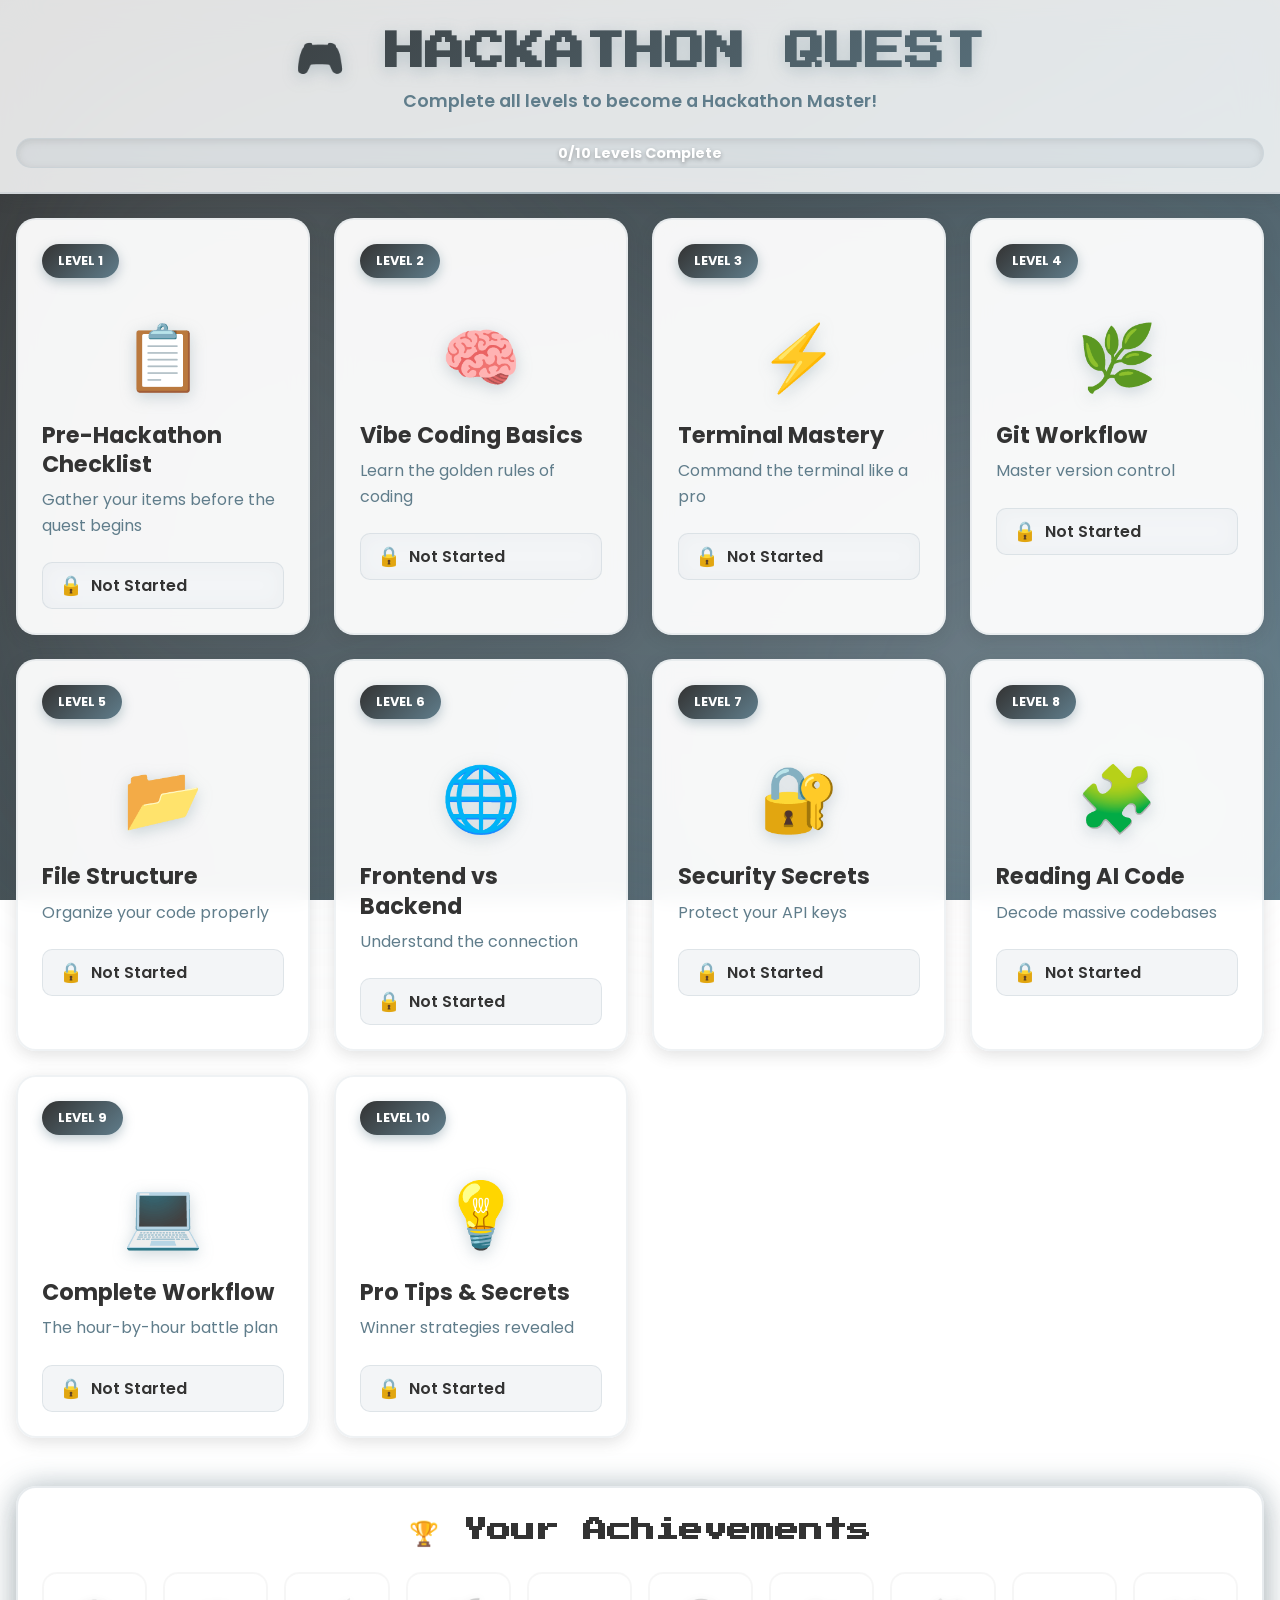
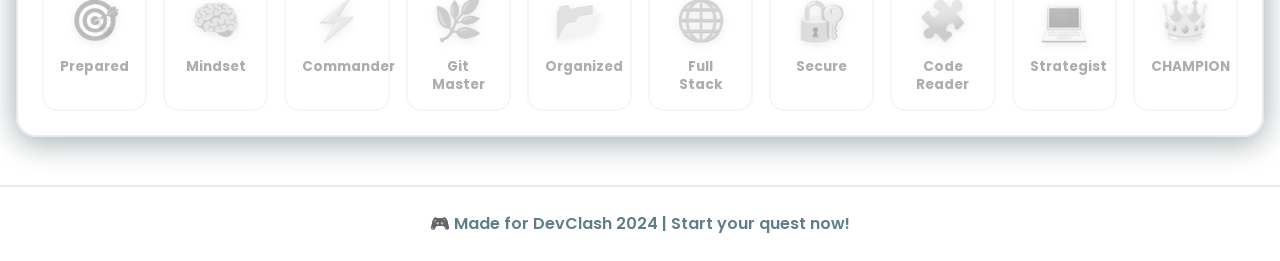
<file: index.html>
<!DOCTYPE html>
<html lang="en">
<head>
    <meta charset="UTF-8">
    <meta name="viewport" content="width=device-width, initial-scale=1.0">
    <title>🎮 Hackathon Quest - Choose Your Level!</title>
    <link rel="stylesheet" href="style.css">
</head>
<script>
const header = document.querySelector(".game-header");

window.addEventListener("scroll", () => {
    console.log("scrolling"); // debug
    if (window.scrollY > 50) {
        header.classList.add("scrolled");
    } else {
        header.classList.remove("scrolled");
    }
});
</script>
<body class="hub-page">
    
    <!-- GAME HEADER -->
    <header class="game-header">
        <h1>🎮 HACKATHON QUEST</h1>
        <p class="tagline">Complete all levels to become a Hackathon Master!</p>
        <div class="progress-bar">
            <div class="progress-fill" id="overallProgress" style="width: 0%"></div>
            <span class="progress-text" id="progressText">0/10 Levels Complete</span>
        </div>
    </header>

    <!-- LEVEL SELECTION GRID -->
    <main class="game-hub">
        <div class="levels-grid">
            
            <!-- LEVEL 1 -->
            <a href="pages/level1.html" class="level-card" data-level="1">
                <div class="level-badge">LEVEL 1</div>
                <div class="level-icon">📋</div>
                <h3>Pre-Hackathon Checklist</h3>
                <p>Gather your items before the quest begins</p>
                <div class="level-status" id="status-1">
                    <span class="status-icon">🔒</span>
                    <span class="status-text">Not Started</span>
                </div>
            </a>

            <!-- LEVEL 2 -->
            <a href="pages/level2.html" class="level-card" data-level="2">
                <div class="level-badge">LEVEL 2</div>
                <div class="level-icon">🧠</div>
                <h3>Vibe Coding Basics</h3>
                <p>Learn the golden rules of coding</p>
                <div class="level-status" id="status-2">
                    <span class="status-icon">🔒</span>
                    <span class="status-text">Not Started</span>
                </div>
            </a>

            <!-- LEVEL 3 -->
            <a href="pages/level3.html" class="level-card" data-level="3">
                <div class="level-badge">LEVEL 3</div>
                <div class="level-icon">⚡</div>
                <h3>Terminal Mastery</h3>
                <p>Command the terminal like a pro</p>
                <div class="level-status" id="status-3">
                    <span class="status-icon">🔒</span>
                    <span class="status-text">Not Started</span>
                </div>
            </a>

            <!-- LEVEL 4 -->
            <a href="pages/level4.html" class="level-card" data-level="4">
                <div class="level-badge">LEVEL 4</div>
                <div class="level-icon">🌿</div>
                <h3>Git Workflow</h3>
                <p>Master version control</p>
                <div class="level-status" id="status-4">
                    <span class="status-icon">🔒</span>
                    <span class="status-text">Not Started</span>
                </div>
            </a>

            <!-- LEVEL 5 -->
            <a href="pages/level5.html" class="level-card" data-level="5">
                <div class="level-badge">LEVEL 5</div>
                <div class="level-icon">📂</div>
                <h3>File Structure</h3>
                <p>Organize your code properly</p>
                <div class="level-status" id="status-5">
                    <span class="status-icon">🔒</span>
                    <span class="status-text">Not Started</span>
                </div>
            </a>

            <!-- LEVEL 6 -->
            <a href="pages/level6.html" class="level-card" data-level="6">
                <div class="level-badge">LEVEL 6</div>
                <div class="level-icon">🌐</div>
                <h3>Frontend vs Backend</h3>
                <p>Understand the connection</p>
                <div class="level-status" id="status-6">
                    <span class="status-icon">🔒</span>
                    <span class="status-text">Not Started</span>
                </div>
            </a>

            <!-- LEVEL 7 -->
            <a href="pages/level7.html" class="level-card" data-level="7">
                <div class="level-badge">LEVEL 7</div>
                <div class="level-icon">🔐</div>
                <h3>Security Secrets</h3>
                <p>Protect your API keys</p>
                <div class="level-status" id="status-7">
                    <span class="status-icon">🔒</span>
                    <span class="status-text">Not Started</span>
                </div>
            </a>

            <!-- LEVEL 8 -->
            <a href="pages/level8.html" class="level-card" data-level="8">
                <div class="level-badge">LEVEL 8</div>
                <div class="level-icon">🧩</div>
                <h3>Reading AI Code</h3>
                <p>Decode massive codebases</p>
                <div class="level-status" id="status-8">
                    <span class="status-icon">🔒</span>
                    <span class="status-text">Not Started</span>
                </div>
            </a>

            <!-- LEVEL 9 -->
            <a href="pages/level9.html" class="level-card" data-level="9">
                <div class="level-badge">LEVEL 9</div>
                <div class="level-icon">💻</div>
                <h3>Complete Workflow</h3>
                <p>The hour-by-hour battle plan</p>
                <div class="level-status" id="status-9">
                    <span class="status-icon">🔒</span>
                    <span class="status-text">Not Started</span>
                </div>
            </a>

            <!-- LEVEL 10 -->
            <a href="pages/level10.html" class="level-card" data-level="10">
                <div class="level-badge">LEVEL 10</div>
                <div class="level-icon">💡</div>
                <h3>Pro Tips & Secrets</h3>
                <p>Winner strategies revealed</p>
                <div class="level-status" id="status-10">
                    <span class="status-icon">🔒</span>
                    <span class="status-text">Not Started</span>
                </div>
            </a>

        </div>

        <!-- ACHIEVEMENT SECTION -->
        <div class="achievements-panel">
            <h2>🏆 Your Achievements</h2>
            <div class="achievements-grid">
                <div class="achievement locked" id="achievement-1">
                    <span class="achievement-icon">🎯</span>
                    <span class="achievement-name">Prepared</span>
                </div>
                <div class="achievement locked" id="achievement-2">
                    <span class="achievement-icon">🧠</span>
                    <span class="achievement-name">Mindset</span>
                </div>
                <div class="achievement locked" id="achievement-3">
                    <span class="achievement-icon">⚡</span>
                    <span class="achievement-name">Commander</span>
                </div>
                <div class="achievement locked" id="achievement-4">
                    <span class="achievement-icon">🌿</span>
                    <span class="achievement-name">Git Master</span>
                </div>
                <div class="achievement locked" id="achievement-5">
                    <span class="achievement-icon">📂</span>
                    <span class="achievement-name">Organized</span>
                </div>
                <div class="achievement locked" id="achievement-6">
                    <span class="achievement-icon">🌐</span>
                    <span class="achievement-name">Full Stack</span>
                </div>
                <div class="achievement locked" id="achievement-7">
                    <span class="achievement-icon">🔐</span>
                    <span class="achievement-name">Secure</span>
                </div>
                <div class="achievement locked" id="achievement-8">
                    <span class="achievement-icon">🧩</span>
                    <span class="achievement-name">Code Reader</span>
                </div>
                <div class="achievement locked" id="achievement-9">
                    <span class="achievement-icon">💻</span>
                    <span class="achievement-name">Strategist</span>
                </div>
                <div class="achievement locked" id="achievement-10">
                    <span class="achievement-icon">👑</span>
                    <span class="achievement-name">CHAMPION</span>
                </div>
            </div>
        </div>
    </main>

    <!-- FOOTER -->
    <footer class="game-footer">
        <p>🎮 Made for DevClash 2024 | Start your quest now!</p>
    </footer>

    <script src="script.js"></script>
</body>
</html>
</file>
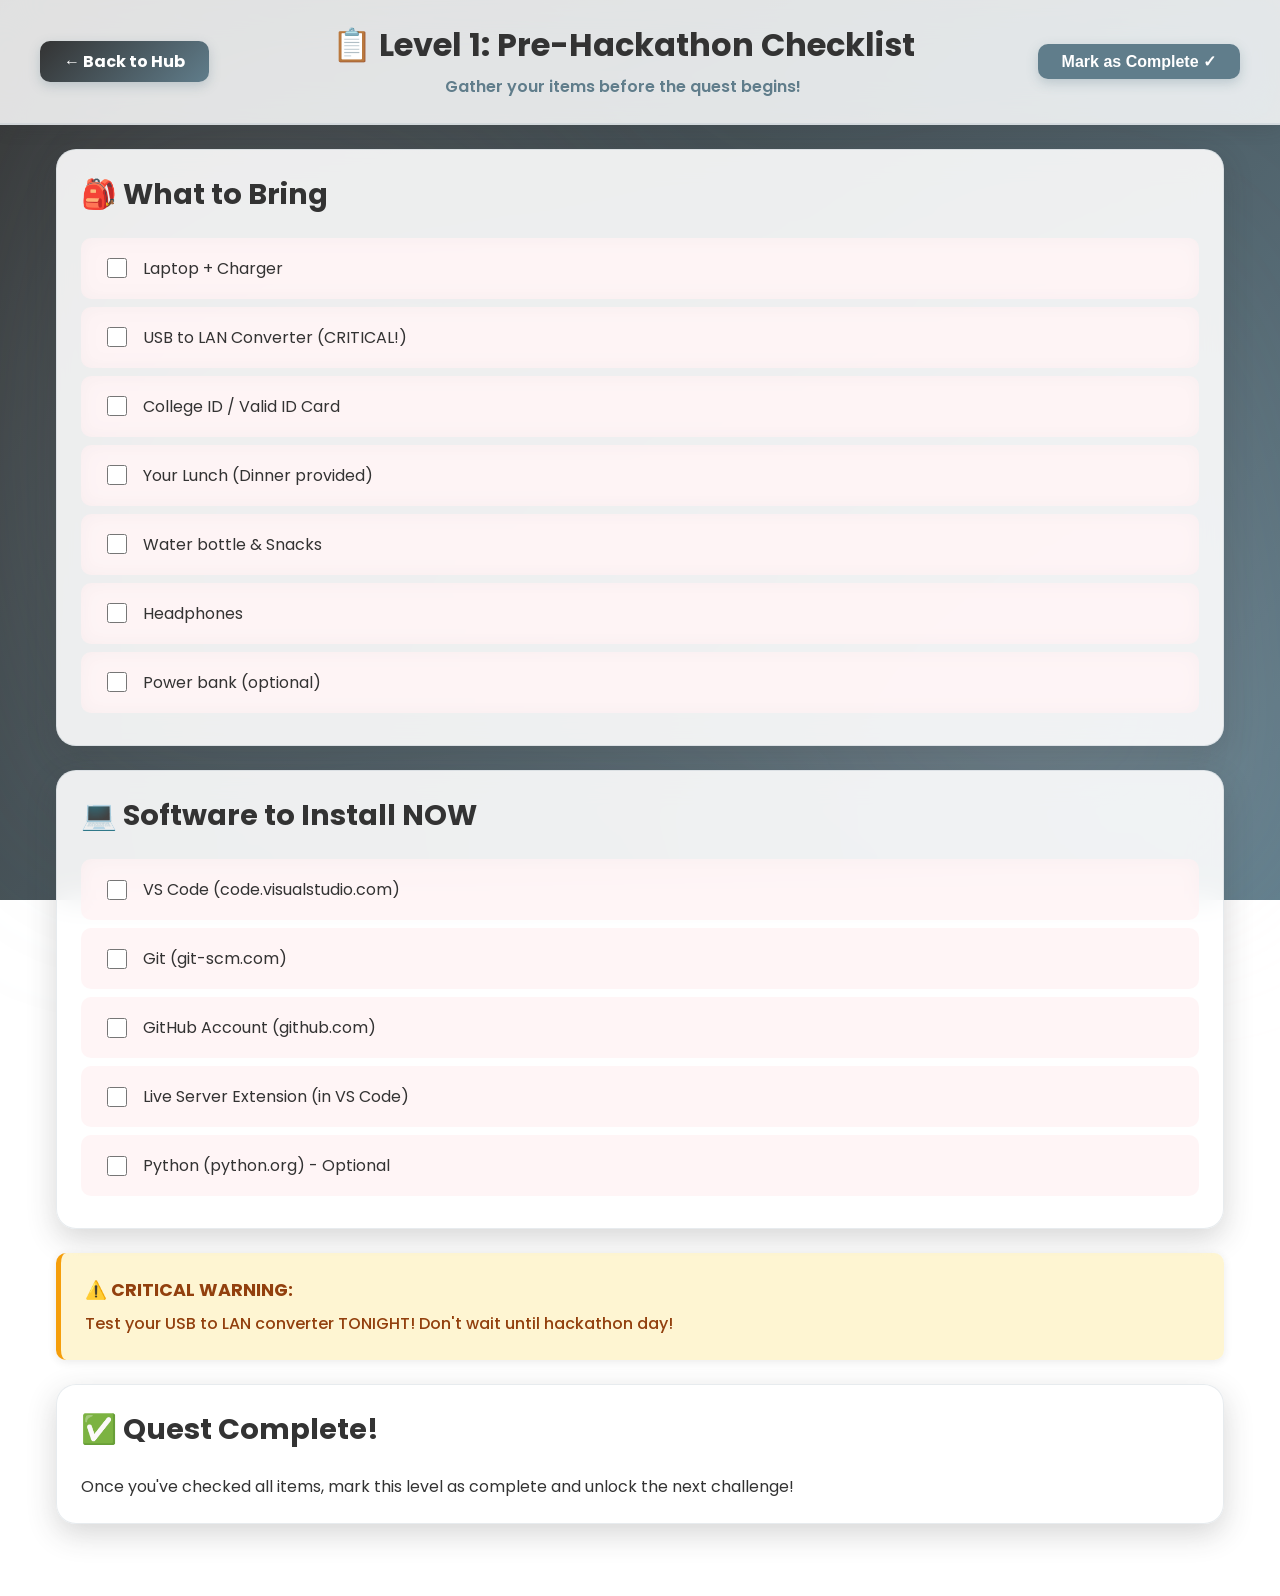
<file: pages/level1.html>
<!DOCTYPE html>
<html lang="en">
<head>
    <meta charset="UTF-8">
    <meta name="viewport" content="width=device-width, initial-scale=1.0">
    <title>Level 1 - Pre-Hackathon Checklist</title>
    <link rel="stylesheet" href="../style.css">
</head>
<body class="level-page">
    
    <!-- LEVEL HEADER -->
    <header class="level-header">
        <div class="level-header-content">
            <a href="../index.html" class="back-btn">
                ← Back to Hub
            </a>
            
            <div class="level-title">
                <h1>📋 Level 1: Pre-Hackathon Checklist</h1>
                <p>Gather your items before the quest begins!</p>
            </div>
            
            <button class="complete-btn" data-level="1">
                Mark as Complete ✓
            </button>
        </div>
    </header>

    <!-- LEVEL CONTENT -->
    <main class="level-content">
        
        <div class="content-card">
            <h2>🎒 What to Bring</h2>
            <div class="checklist-item">
                <input type="checkbox"> 
                <span>Laptop + Charger</span>
            </div>
            <div class="checklist-item">
                <input type="checkbox">
                <span>USB to LAN Converter (CRITICAL!)</span>
            </div>
            <div class="checklist-item">
                <input type="checkbox">
                <span>College ID / Valid ID Card</span>
            </div>
            <div class="checklist-item">
                <input type="checkbox">
                <span>Your Lunch (Dinner provided)</span>
            </div>
            <div class="checklist-item">
                <input type="checkbox">
                <span>Water bottle & Snacks</span>
            </div>
            <div class="checklist-item">
                <input type="checkbox">
                <span>Headphones</span>
            </div>
            <div class="checklist-item">
                <input type="checkbox">
                <span>Power bank (optional)</span>
            </div>
        </div>

        <div class="content-card">
            <h2>💻 Software to Install NOW</h2>
            <div class="checklist-item">
                <input type="checkbox">
                <span>VS Code (code.visualstudio.com)</span>
            </div>
            <div class="checklist-item">
                <input type="checkbox">
                <span>Git (git-scm.com)</span>
            </div>
            <div class="checklist-item">
                <input type="checkbox">
                <span>GitHub Account (github.com)</span>
            </div>
            <div class="checklist-item">
                <input type="checkbox">
                <span>Live Server Extension (in VS Code)</span>
            </div>
            <div class="checklist-item">
                <input type="checkbox">
                <span>Python (python.org) - Optional</span>
            </div>
        </div>

        <div class="alert-box warning">
            <strong>⚠️ CRITICAL WARNING:</strong>
            Test your USB to LAN converter TONIGHT! Don't wait until hackathon day!
        </div>

        <div class="content-card">
            <h2>✅ Quest Complete!</h2>
            <p>Once you've checked all items, mark this level as complete and unlock the next challenge!</p>
        </div>

    </main>

    <script src="../script.js"></script>
    <script>
        // Auto-check functionality
        document.querySelectorAll('.checklist-item input').forEach(checkbox => {
            checkbox.addEventListener('change', function() {
                const parent = this.closest('.checklist-item');
                if (this.checked) {
                    parent.classList.add('checked');
                } else {
                    parent.classList.remove('checked');
                }
            });
        });
    </script>
</body>
</html>
</file>
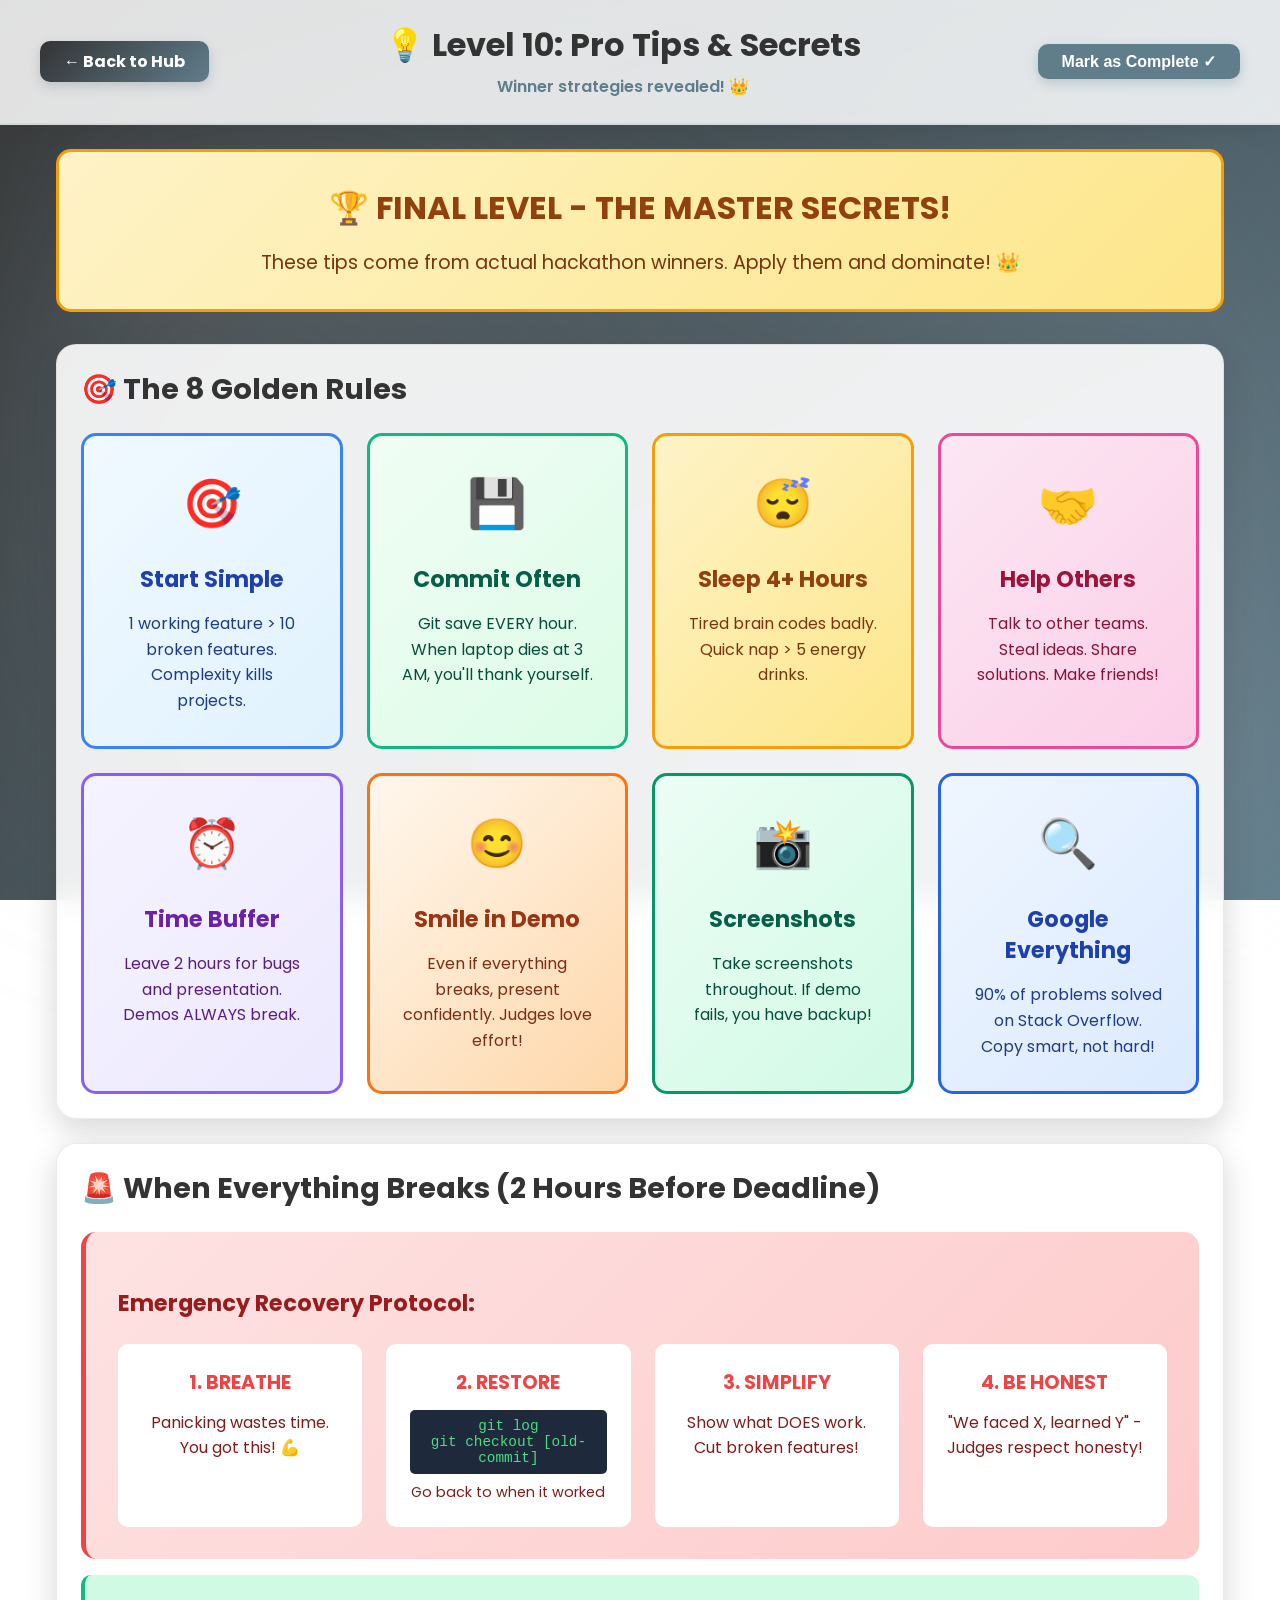
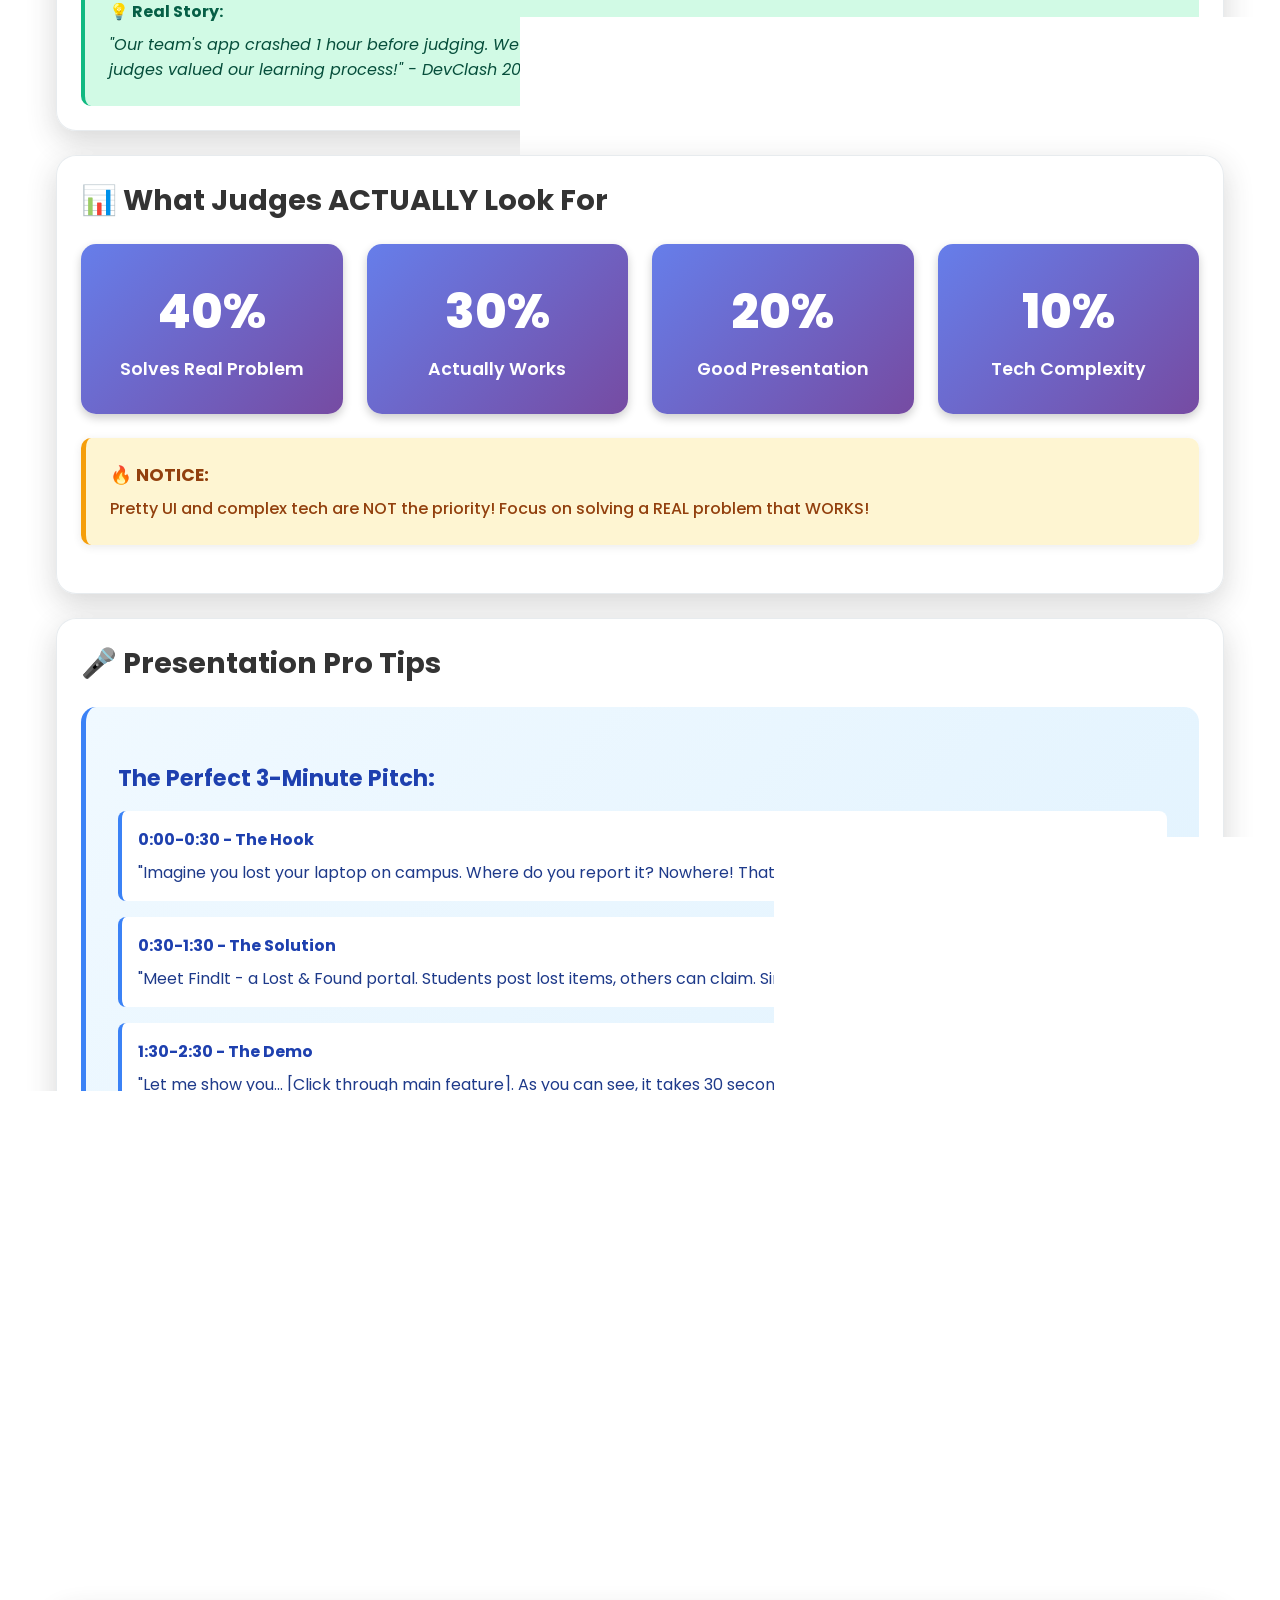
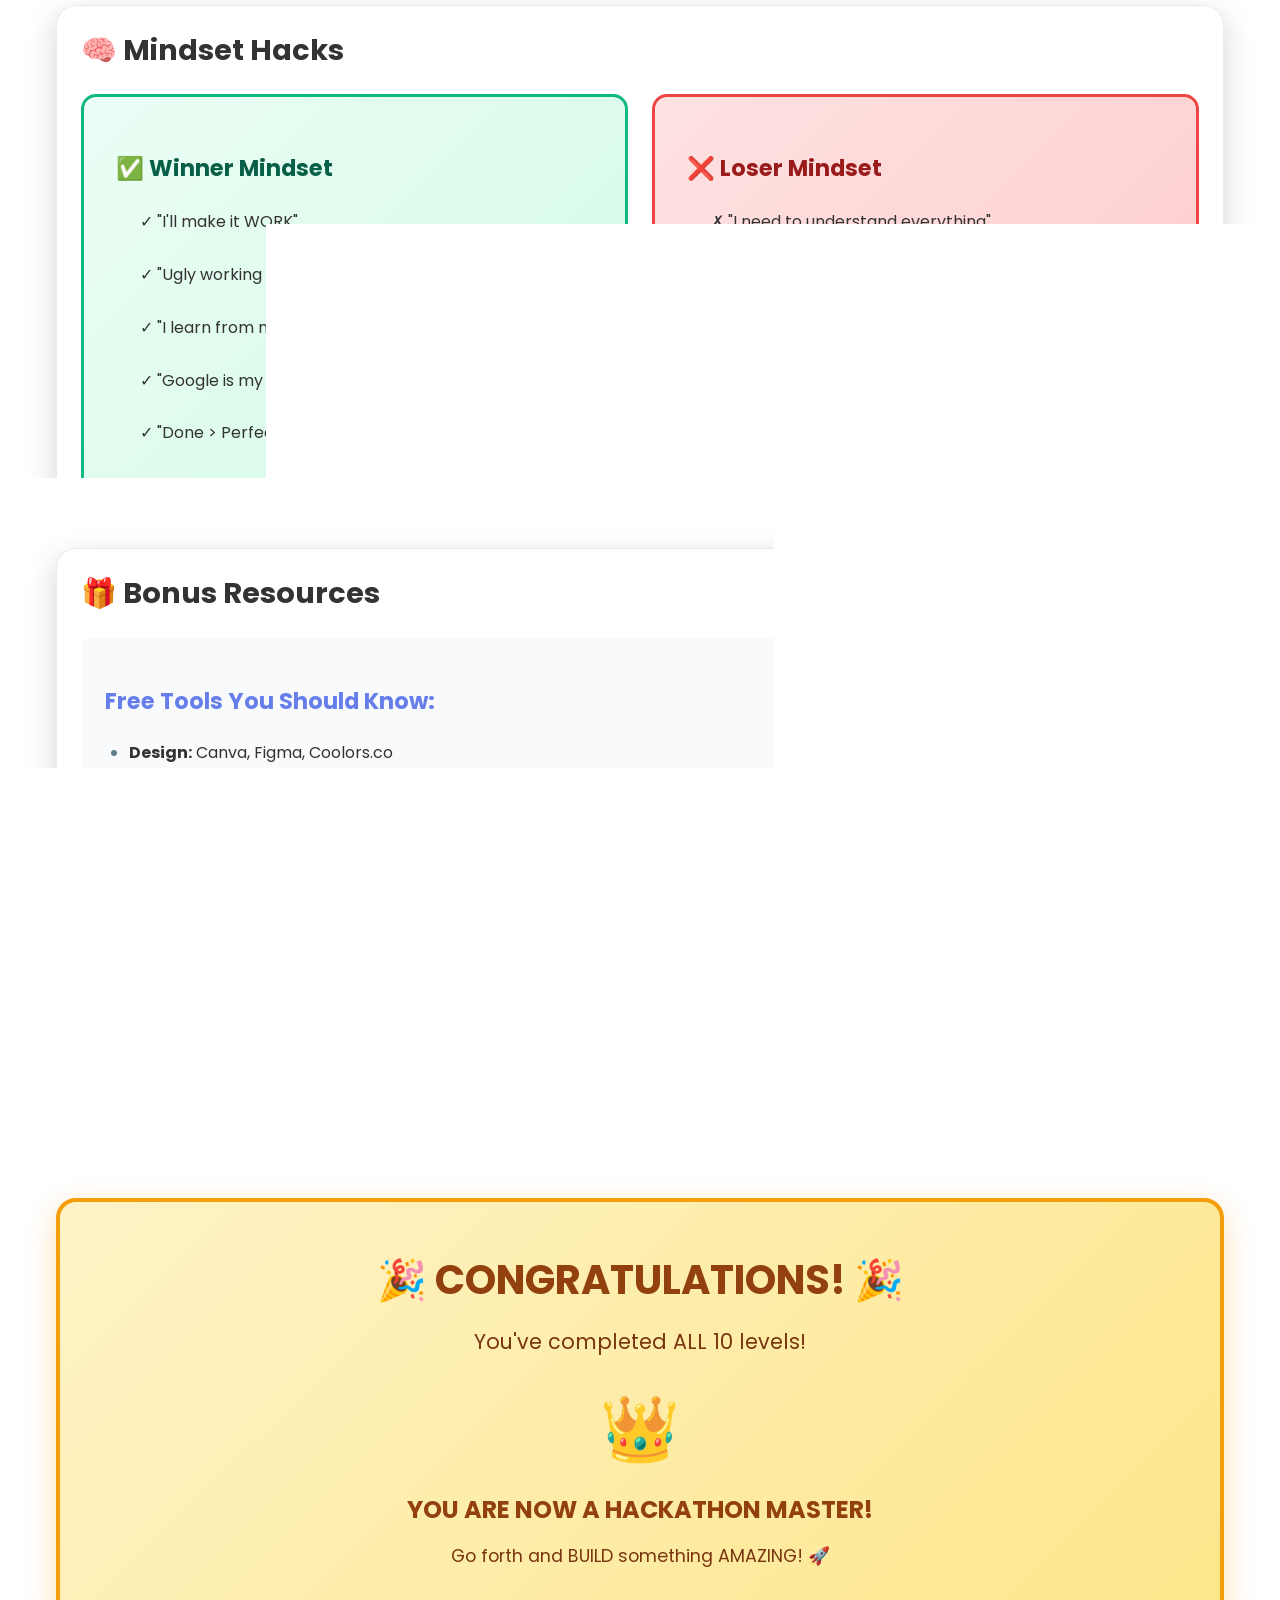
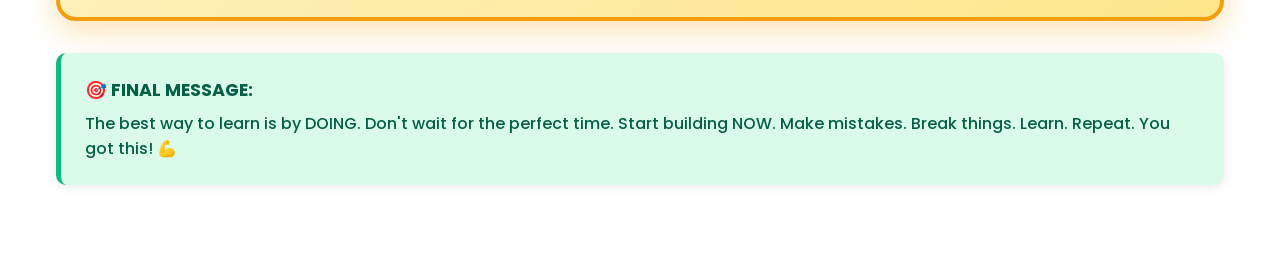
<file: pages/level10.html>
<!DOCTYPE html>
<html lang="en">
<head>
    <meta charset="UTF-8">
    <meta name="viewport" content="width=device-width, initial-scale=1.0">
    <title>Level 10 - Pro Tips & Secrets</title>
    <link rel="stylesheet" href="../style.css">
</head>
<body class="level-page">
    
    <header class="level-header">
        <div class="level-header-content">
            <a href="../index.html" class="back-btn">← Back to Hub</a>
            <div class="level-title">
                <h1>💡 Level 10: Pro Tips & Secrets</h1>
                <p>Winner strategies revealed! 👑</p>
            </div>
            <button class="complete-btn" data-level="10">Mark as Complete ✓</button>
        </div>
    </header>

    <main class="level-content">
        
        <div style="background: linear-gradient(135deg, #fef3c7, #fde68a); padding: 2rem; border-radius: 15px; text-align: center; margin-bottom: 2rem; border: 3px solid #f59e0b;">
            <h2 style="color: #92400e; font-size: 2rem; margin-bottom: 1rem;">🏆 FINAL LEVEL - THE MASTER SECRETS!</h2>
            <p style="color: #78350f; font-size: 1.2rem; margin: 0;">These tips come from actual hackathon winners. Apply them and dominate! 👑</p>
        </div>

        <div class="content-card">
            <h2>🎯 The 8 Golden Rules</h2>
            
            <div style="display: grid; grid-template-columns: repeat(auto-fit, minmax(250px, 1fr)); gap: 1.5rem; margin-top: 1.5rem;">
                
                <div style="background: linear-gradient(135deg, #f0f9ff, #e0f2fe); padding: 2rem; border-radius: 15px; border: 3px solid #3b82f6; text-align: center;">
                    <div style="font-size: 3rem; margin-bottom: 1rem;">🎯</div>
                    <h3 style="color: #1e40af; margin-bottom: 1rem;">Start Simple</h3>
                    <p style="color: #1e3a8a; line-height: 1.6;">1 working feature > 10 broken features. Complexity kills projects.</p>
                </div>

                <div style="background: linear-gradient(135deg, #f0fdf4, #dcfce7); padding: 2rem; border-radius: 15px; border: 3px solid #10b981; text-align: center;">
                    <div style="font-size: 3rem; margin-bottom: 1rem;">💾</div>
                    <h3 style="color: #065f46; margin-bottom: 1rem;">Commit Often</h3>
                    <p style="color: #064e3b; line-height: 1.6;">Git save EVERY hour. When laptop dies at 3 AM, you'll thank yourself.</p>
                </div>

                <div style="background: linear-gradient(135deg, #fef3c7, #fde68a); padding: 2rem; border-radius: 15px; border: 3px solid #f59e0b; text-align: center;">
                    <div style="font-size: 3rem; margin-bottom: 1rem;">😴</div>
                    <h3 style="color: #92400e; margin-bottom: 1rem;">Sleep 4+ Hours</h3>
                    <p style="color: #78350f; line-height: 1.6;">Tired brain codes badly. Quick nap > 5 energy drinks.</p>
                </div>

                <div style="background: linear-gradient(135deg, #fce7f3, #fbcfe8); padding: 2rem; border-radius: 15px; border: 3px solid #ec4899; text-align: center;">
                    <div style="font-size: 3rem; margin-bottom: 1rem;">🤝</div>
                    <h3 style="color: #9f1239; margin-bottom: 1rem;">Help Others</h3>
                    <p style="color: #881337; line-height: 1.6;">Talk to other teams. Steal ideas. Share solutions. Make friends!</p>
                </div>

                <div style="background: linear-gradient(135deg, #f5f3ff, #ede9fe); padding: 2rem; border-radius: 15px; border: 3px solid #8b5cf6; text-align: center;">
                    <div style="font-size: 3rem; margin-bottom: 1rem;">⏰</div>
                    <h3 style="color: #6b21a8; margin-bottom: 1rem;">Time Buffer</h3>
                    <p style="color: #581c87; line-height: 1.6;">Leave 2 hours for bugs and presentation. Demos ALWAYS break.</p>
                </div>

                <div style="background: linear-gradient(135deg, #fff7ed, #fed7aa); padding: 2rem; border-radius: 15px; border: 3px solid #f97316; text-align: center;">
                    <div style="font-size: 3rem; margin-bottom: 1rem;">😊</div>
                    <h3 style="color: #9a3412; margin-bottom: 1rem;">Smile in Demo</h3>
                    <p style="color: #7c2d12; line-height: 1.6;">Even if everything breaks, present confidently. Judges love effort!</p>
                </div>

                <div style="background: linear-gradient(135deg, #ecfdf5, #d1fae5); padding: 2rem; border-radius: 15px; border: 3px solid #059669; text-align: center;">
                    <div style="font-size: 3rem; margin-bottom: 1rem;">📸</div>
                    <h3 style="color: #065f46; margin-bottom: 1rem;">Screenshots</h3>
                    <p style="color: #064e3b; line-height: 1.6;">Take screenshots throughout. If demo fails, you have backup!</p>
                </div>

                <div style="background: linear-gradient(135deg, #eff6ff, #dbeafe); padding: 2rem; border-radius: 15px; border: 3px solid #2563eb; text-align: center;">
                    <div style="font-size: 3rem; margin-bottom: 1rem;">🔍</div>
                    <h3 style="color: #1e40af; margin-bottom: 1rem;">Google Everything</h3>
                    <p style="color: #1e3a8a; line-height: 1.6;">90% of problems solved on Stack Overflow. Copy smart, not hard!</p>
                </div>

            </div>
        </div>

        <div class="content-card">
            <h2>🚨 When Everything Breaks (2 Hours Before Deadline)</h2>
            
            <div style="background: linear-gradient(135deg, #fee2e2, #fecaca); padding: 2rem; border-radius: 15px; border-left: 5px solid #ef4444; margin-top: 1.5rem;">
                <h3 style="color: #991b1b; margin-bottom: 1.5rem; font-size: 1.4rem;">Emergency Recovery Protocol:</h3>
                
                <div style="display: grid; grid-template-columns: repeat(auto-fit, minmax(200px, 1fr)); gap: 1.5rem;">
                    <div style="background: white; padding: 1.5rem; border-radius: 10px; text-align: center;">
                        <strong style="display: block; color: #ef4444; font-size: 1.2rem; margin-bottom: 0.8rem;">1. BREATHE</strong>
                        <p style="color: #7f1d1d; margin: 0;">Panicking wastes time. You got this! 💪</p>
                    </div>

                    <div style="background: white; padding: 1.5rem; border-radius: 10px; text-align: center;">
                        <strong style="display: block; color: #ef4444; font-size: 1.2rem; margin-bottom: 0.8rem;">2. RESTORE</strong>
                        <code style="display: block; background: #1e293b; color: #4ade80; padding: 0.5rem; border-radius: 5px; margin: 0.5rem 0; font-size: 0.9rem;">git log<br>git checkout [old-commit]</code>
                        <p style="color: #7f1d1d; margin: 0.5rem 0 0 0; font-size: 0.9rem;">Go back to when it worked</p>
                    </div>

                    <div style="background: white; padding: 1.5rem; border-radius: 10px; text-align: center;">
                        <strong style="display: block; color: #ef4444; font-size: 1.2rem; margin-bottom: 0.8rem;">3. SIMPLIFY</strong>
                        <p style="color: #7f1d1d; margin: 0;">Show what DOES work. Cut broken features!</p>
                    </div>

                    <div style="background: white; padding: 1.5rem; border-radius: 10px; text-align: center;">
                        <strong style="display: block; color: #ef4444; font-size: 1.2rem; margin-bottom: 0.8rem;">4. BE HONEST</strong>
                        <p style="color: #7f1d1d; margin: 0;">"We faced X, learned Y" - Judges respect honesty!</p>
                    </div>
                </div>
            </div>

            <div style="background: #d1fae5; padding: 1.5rem; border-radius: 10px; margin-top: 1rem; border-left: 4px solid #10b981;">
                <strong style="color: #065f46; display: block; margin-bottom: 0.5rem;">💡 Real Story:</strong>
                <p style="color: #064e3b; margin: 0; font-style: italic;">"Our team's app crashed 1 hour before judging. We showed screenshots + explained what we learned. Still won 2nd place because judges valued our learning process!" - DevClash 2023 Winner</p>
            </div>
        </div>

        <div class="content-card">
            <h2>📊 What Judges ACTUALLY Look For</h2>
            
            <div style="display: grid; grid-template-columns: repeat(auto-fit, minmax(150px, 1fr)); gap: 1.5rem; margin-top: 1.5rem;">
                <div style="background: linear-gradient(135deg, #667eea, #764ba2); color: white; padding: 2rem; border-radius: 15px; text-align: center; box-shadow: 0 4px 10px rgba(0,0,0,0.2);">
                    <div style="font-size: 3rem; font-weight: 800; margin-bottom: 0.5rem;">40%</div>
                    <p style="font-size: 1.1rem; font-weight: 600; margin: 0;">Solves Real Problem</p>
                </div>

                <div style="background: linear-gradient(135deg, #667eea, #764ba2); color: white; padding: 2rem; border-radius: 15px; text-align: center; box-shadow: 0 4px 10px rgba(0,0,0,0.2);">
                    <div style="font-size: 3rem; font-weight: 800; margin-bottom: 0.5rem;">30%</div>
                    <p style="font-size: 1.1rem; font-weight: 600; margin: 0;">Actually Works</p>
                </div>

                <div style="background: linear-gradient(135deg, #667eea, #764ba2); color: white; padding: 2rem; border-radius: 15px; text-align: center; box-shadow: 0 4px 10px rgba(0,0,0,0.2);">
                    <div style="font-size: 3rem; font-weight: 800; margin-bottom: 0.5rem;">20%</div>
                    <p style="font-size: 1.1rem; font-weight: 600; margin: 0;">Good Presentation</p>
                </div>

                <div style="background: linear-gradient(135deg, #667eea, #764ba2); color: white; padding: 2rem; border-radius: 15px; text-align: center; box-shadow: 0 4px 10px rgba(0,0,0,0.2);">
                    <div style="font-size: 3rem; font-weight: 800; margin-bottom: 0.5rem;">10%</div>
                    <p style="font-size: 1.1rem; font-weight: 600; margin: 0;">Tech Complexity</p>
                </div>
            </div>

            <div class="alert-box warning" style="margin-top: 1.5rem;">
                <strong>🔥 NOTICE:</strong>
                Pretty UI and complex tech are NOT the priority! Focus on solving a REAL problem that WORKS!
            </div>
        </div>

        <div class="content-card">
            <h2>🎤 Presentation Pro Tips</h2>
            
            <div style="background: linear-gradient(135deg, #f0f9ff, #e0f2fe); padding: 2rem; border-radius: 15px; border-left: 5px solid #3b82f6; margin-top: 1.5rem;">
                <h3 style="color: #1e40af; margin-bottom: 1rem;">The Perfect 3-Minute Pitch:</h3>
                
                <div style="display: flex; flex-direction: column; gap: 1rem;">
                    <div style="background: white; padding: 1rem; border-radius: 8px; border-left: 4px solid #3b82f6;">
                        <strong style="color: #1e40af;">0:00-0:30 - The Hook</strong>
                        <p style="margin: 0.5rem 0 0 0; color: #1e3a8a;">"Imagine you lost your laptop on campus. Where do you report it? Nowhere! That's the problem we solved."</p>
                    </div>

                    <div style="background: white; padding: 1rem; border-radius: 8px; border-left: 4px solid #3b82f6;">
                        <strong style="color: #1e40af;">0:30-1:30 - The Solution</strong>
                        <p style="margin: 0.5rem 0 0 0; color: #1e3a8a;">"Meet FindIt - a Lost & Found portal. Students post lost items, others can claim. Simple, effective."</p>
                    </div>

                    <div style="background: white; padding: 1rem; border-radius: 8px; border-left: 4px solid #3b82f6;">
                        <strong style="color: #1e40af;">1:30-2:30 - The Demo</strong>
                        <p style="margin: 0.5rem 0 0 0; color: #1e3a8a;">"Let me show you... [Click through main feature]. As you can see, it takes 30 seconds to post an item."</p>
                    </div>

                    <div style="background: white; padding: 1rem; border-radius: 8px; border-left: 4px solid #3b82f6;">
                        <strong style="color: #1e40af;">2:30-3:00 - The Close</strong>
                        <p style="margin: 0.5rem 0 0 0; color: #1e3a8a;">"We built this in 10 hours using HTML/CSS/JS. With more time, we'd add notifications. Thank you!"</p>
                    </div>
                </div>
            </div>

            <div style="background: #fff7ed; padding: 1.5rem; border-radius: 10px; margin-top: 1rem; border-left: 4px solid #f59e0b;">
                <strong style="color: #92400e; display: block; margin-bottom: 1rem;">🎯 Presentation Hacks:</strong>
                <ul style="color: #78350f; line-height: 2;">
                    <li><strong>Practice on strangers:</strong> Grab random people, pitch to them</li>
                    <li><strong>Record yourself:</strong> Watch it back, fix awkward parts</li>
                    <li><strong>Have backup plan:</strong> If demo breaks, show screenshots/video</li>
                    <li><strong>Smile & make eye contact:</strong> Confidence > Perfection</li>
                    <li><strong>Prepare for "Why this?":</strong> Have a personal story</li>
                </ul>
            </div>
        </div>

        <div class="content-card">
            <h2>🧠 Mindset Hacks</h2>
            
            <div style="display: grid; grid-template-columns: repeat(auto-fit, minmax(280px, 1fr)); gap: 1.5rem; margin-top: 1.5rem;">
                <div style="background: linear-gradient(135deg, #ecfdf5, #d1fae5); padding: 2rem; border-radius: 15px; border: 3px solid #10b981;">
                    <h3 style="color: #065f46; margin-bottom: 1rem;">✅ Winner Mindset</h3>
                    <ul style="list-style: none; padding: 0; color: #064e3b;">
                        <li style="padding: 0.5rem 0;">✓ "I'll make it WORK"</li>
                        <li style="padding: 0.5rem 0;">✓ "Ugly working > Pretty broken"</li>
                        <li style="padding: 0.5rem 0;">✓ "I learn from mistakes"</li>
                        <li style="padding: 0.5rem 0;">✓ "Google is my co-pilot"</li>
                        <li style="padding: 0.5rem 0;">✓ "Done > Perfect"</li>
                    </ul>
                </div>

                <div style="background: linear-gradient(135deg, #fee2e2, #fecaca); padding: 2rem; border-radius: 15px; border: 3px solid #ef4444;">
                    <h3 style="color: #991b1b; margin-bottom: 1rem;">❌ Loser Mindset</h3>
                    <ul style="list-style: none; padding: 0; color: #7f1d1d;">
                        <li style="padding: 0.5rem 0;">✗ "I need to understand everything"</li>
                        <li style="padding: 0.5rem 0;">✗ "Code must be perfect"</li>
                        <li style="padding: 0.5rem 0;">✗ "I can't ask for help"</li>
                        <li style="padding: 0.5rem 0;">✗ "Must use latest tech"</li>
                        <li style="padding: 0.5rem 0;">✗ "I'll sleep after hackathon"</li>
                    </ul>
                </div>
            </div>
        </div>

        <div class="content-card">
            <h2>🎁 Bonus Resources</h2>
            
            <div style="background: #f9fafb; padding: 1.5rem; border-radius: 10px; margin-top: 1rem;">
                <h3 style="color: #667eea; margin-bottom: 1rem;">Free Tools You Should Know:</h3>
                <ul style="color: #374151; line-height: 2.5;">
                    <li><strong>Design:</strong> Canva, Figma, Coolors.co</li>
                    <li><strong>Icons:</strong> Font Awesome, Flaticon, IconScout</li>
                    <li><strong>Images:</strong> Unsplash, Pexels, Pixabay</li>
                    <li><strong>Fonts:</strong> Google Fonts, DaFont</li>
                    <li><strong>CSS:</strong> Tailwind CSS, Bootstrap, CSS-Tricks</li>
                    <li><strong>Hosting:</strong> GitHub Pages, Netlify, Vercel</li>
                    <li><strong>APIs:</strong> RapidAPI, Public APIs list</li>
                    <li><strong>Learning:</strong> MDN Docs, W3Schools, freeCodeCamp</li>
                </ul>
            </div>
        </div>

        <div style="background: linear-gradient(135deg, #fef3c7, #fde68a); padding: 3rem; border-radius: 20px; text-align: center; margin-top: 2rem; border: 4px solid #f59e0b; box-shadow: 0 10px 30px rgba(245, 158, 11, 0.3);">
            <h2 style="color: #92400e; font-size: 2.5rem; margin-bottom: 1rem;">🎉 CONGRATULATIONS! 🎉</h2>
            <p style="color: #78350f; font-size: 1.3rem; margin-bottom: 1.5rem;">You've completed ALL 10 levels!</p>
            <div style="font-size: 4rem; margin: 1rem 0;">👑</div>
            <p style="color: #92400e; font-size: 1.5rem; font-weight: 700; margin-bottom: 1rem;">YOU ARE NOW A HACKATHON MASTER!</p>
            <p style="color: #78350f; font-size: 1.1rem; margin: 0;">Go forth and BUILD something AMAZING! 🚀</p>
        </div>

        <div class="alert-box success" style="margin-top: 2rem;">
            <strong>🎯 FINAL MESSAGE:</strong>
            The best way to learn is by DOING. Don't wait for the perfect time. Start building NOW. Make mistakes. Break things. Learn. Repeat. You got this! 💪
        </div>

    </main>

    <script src="../script.js"></script>
</body>
</html>
</file>
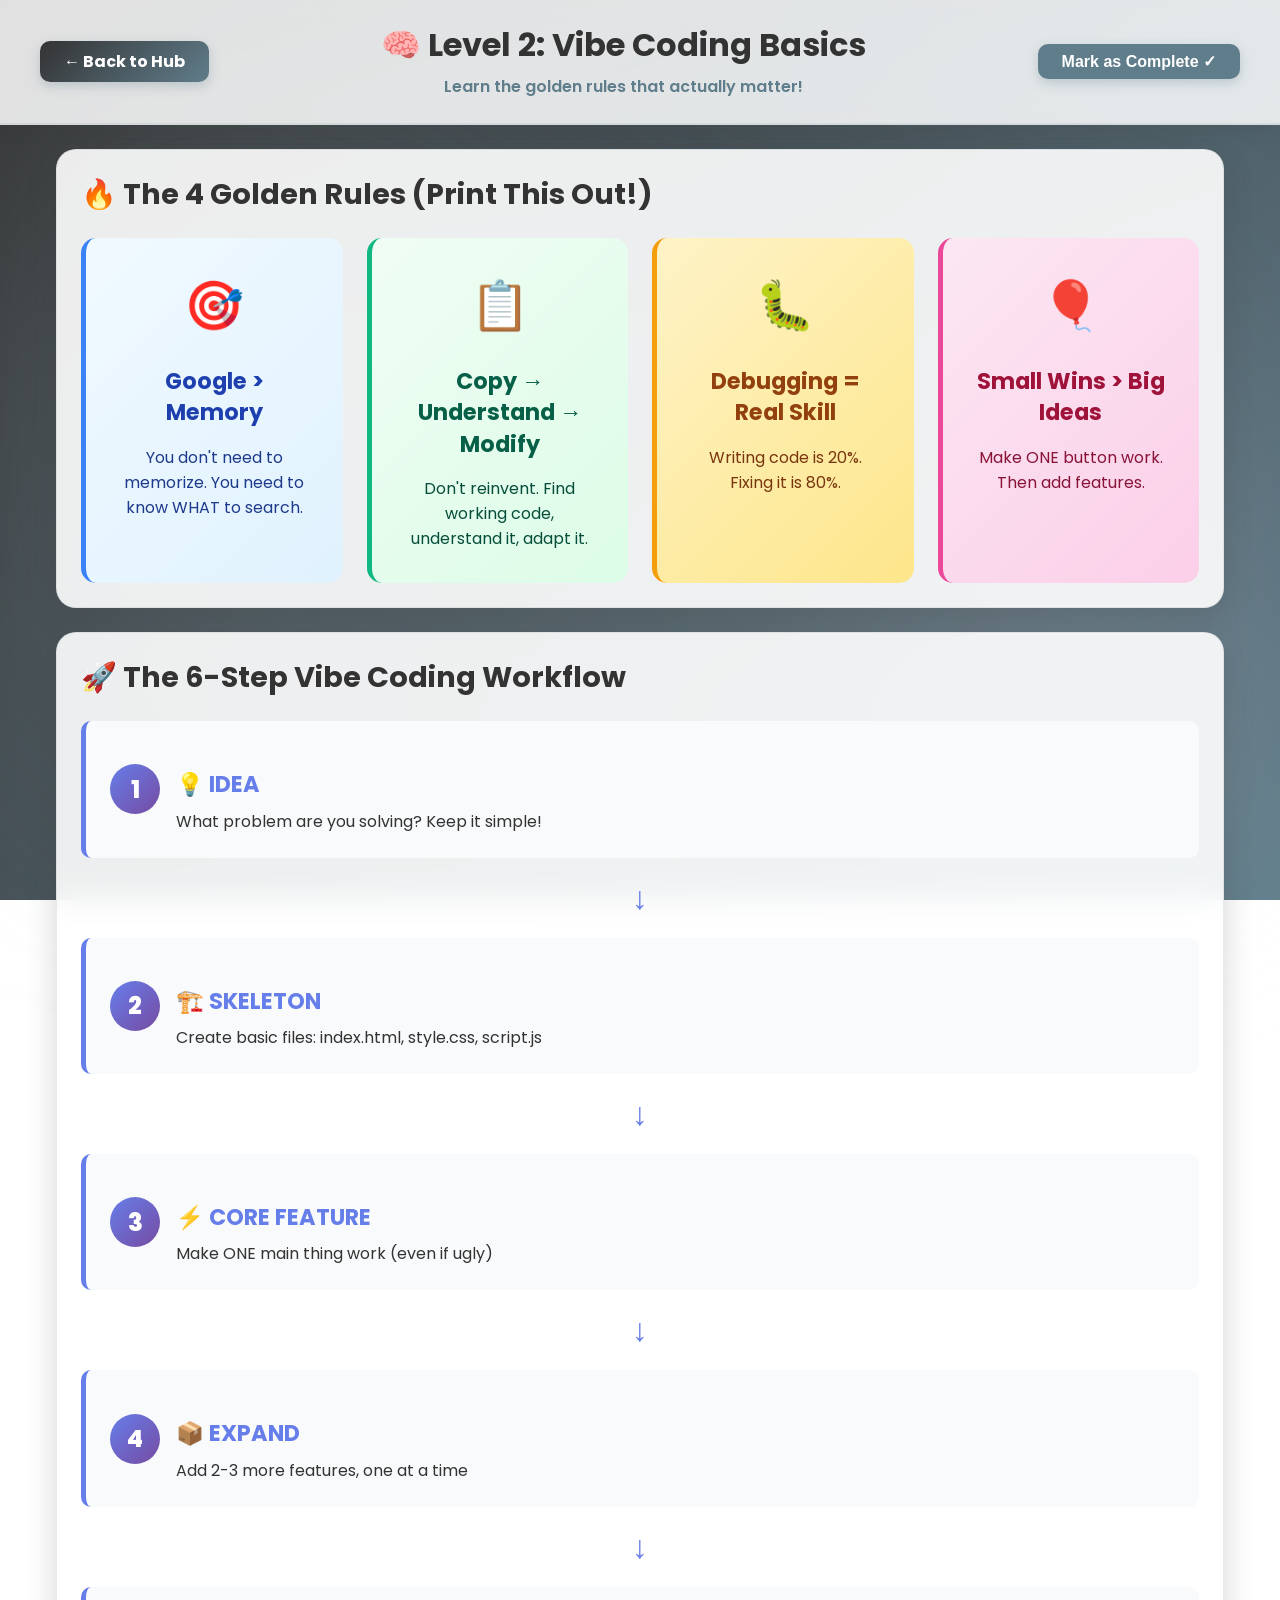
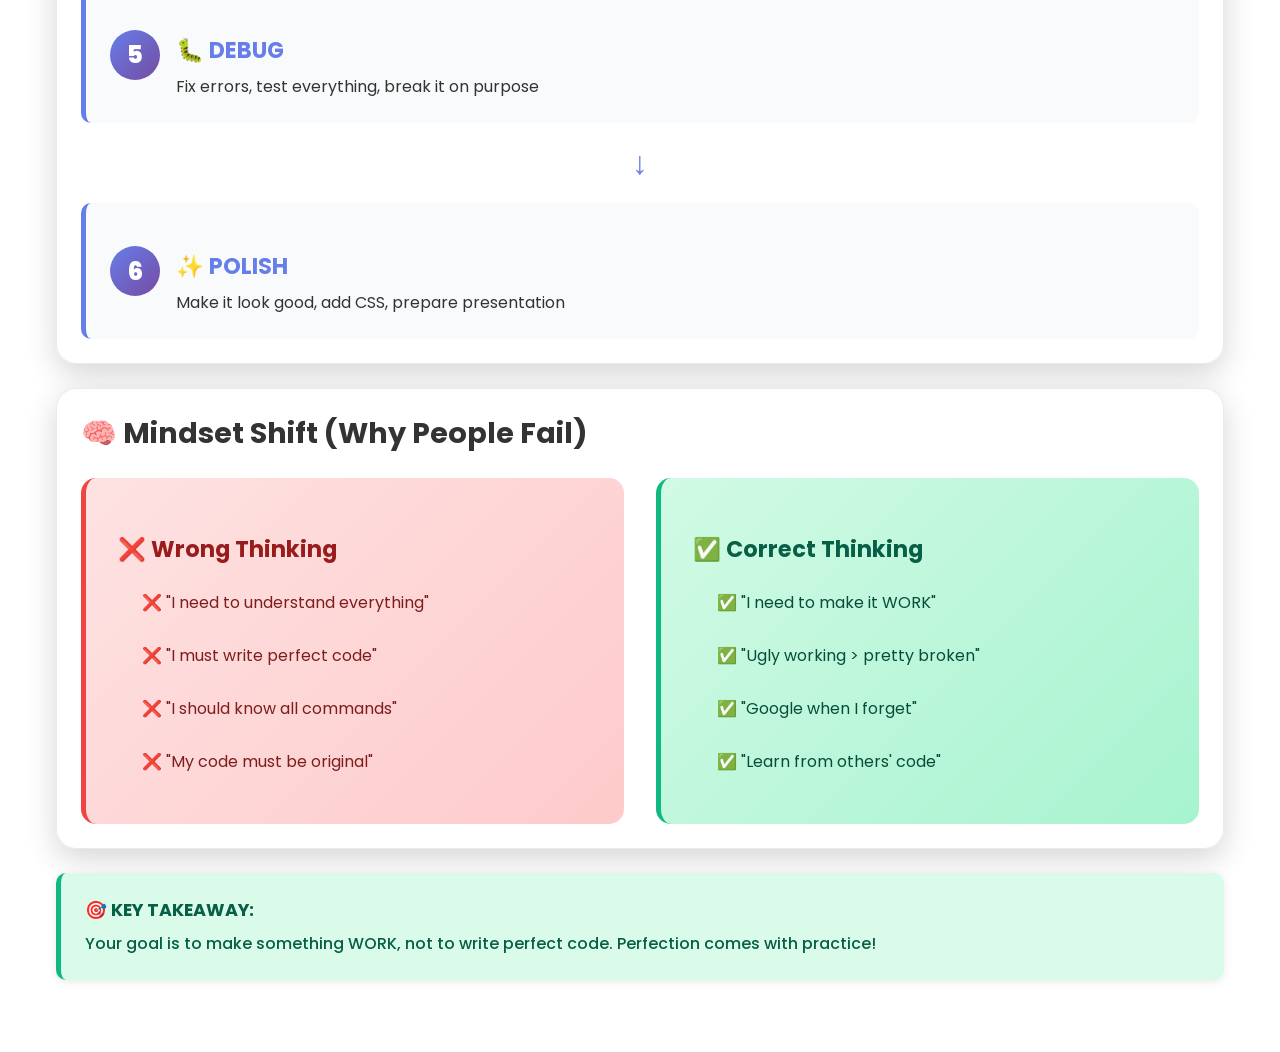
<file: pages/level2.html>
<!DOCTYPE html>
<html lang="en">
<head>
    <meta charset="UTF-8">
    <meta name="viewport" content="width=device-width, initial-scale=1.0">
    <title>Level 2 - Vibe Coding Basics</title>
    <link rel="stylesheet" href="../style.css">
</head>
<body class="level-page">
    
    <header class="level-header">
        <div class="level-header-content">
            <a href="../index.html" class="back-btn">← Back to Hub</a>
            <div class="level-title">
                <h1>🧠 Level 2: Vibe Coding Basics</h1>
                <p>Learn the golden rules that actually matter!</p>
            </div>
            <button class="complete-btn" data-level="2">Mark as Complete ✓</button>
        </div>
    </header>

    <main class="level-content">
        
        <div class="content-card">
            <h2>🔥 The 4 Golden Rules (Print This Out!)</h2>
            
            <div style="display: grid; grid-template-columns: repeat(auto-fit, minmax(250px, 1fr)); gap: 1.5rem; margin-top: 1.5rem;">
                <div style="background: linear-gradient(135deg, #f0f9ff, #e0f2fe); padding: 2rem; border-radius: 15px; border-left: 5px solid #3b82f6;">
                    <div style="font-size: 3rem; text-align: center; margin-bottom: 1rem;">🎯</div>
                    <h3 style="color: #1e40af; text-align: center; margin-bottom: 1rem;">Google > Memory</h3>
                    <p style="text-align: center; color: #1e3a8a;">You don't need to memorize. You need to know WHAT to search.</p>
                </div>

                <div style="background: linear-gradient(135deg, #f0fdf4, #dcfce7); padding: 2rem; border-radius: 15px; border-left: 5px solid #10b981;">
                    <div style="font-size: 3rem; text-align: center; margin-bottom: 1rem;">📋</div>
                    <h3 style="color: #065f46; text-align: center; margin-bottom: 1rem;">Copy → Understand → Modify</h3>
                    <p style="text-align: center; color: #064e3b;">Don't reinvent. Find working code, understand it, adapt it.</p>
                </div>

                <div style="background: linear-gradient(135deg, #fef3c7, #fde68a); padding: 2rem; border-radius: 15px; border-left: 5px solid #f59e0b;">
                    <div style="font-size: 3rem; text-align: center; margin-bottom: 1rem;">🐛</div>
                    <h3 style="color: #92400e; text-align: center; margin-bottom: 1rem;">Debugging = Real Skill</h3>
                    <p style="text-align: center; color: #78350f;">Writing code is 20%. Fixing it is 80%.</p>
                </div>

                <div style="background: linear-gradient(135deg, #fce7f3, #fbcfe8); padding: 2rem; border-radius: 15px; border-left: 5px solid #ec4899;">
                    <div style="font-size: 3rem; text-align: center; margin-bottom: 1rem;">🎈</div>
                    <h3 style="color: #9f1239; text-align: center; margin-bottom: 1rem;">Small Wins > Big Ideas</h3>
                    <p style="text-align: center; color: #881337;">Make ONE button work. Then add features.</p>
                </div>
            </div>
        </div>

        <div class="content-card">
            <h2>🚀 The 6-Step Vibe Coding Workflow</h2>
            
            <div style="display: flex; flex-direction: column; gap: 1rem; margin-top: 1.5rem;">
                <div style="display: flex; align-items: center; gap: 1rem; background: #f9fafb; padding: 1.5rem; border-radius: 10px; border-left: 5px solid #667eea;">
                    <div style="background: linear-gradient(135deg, #667eea, #764ba2); color: white; width: 50px; height: 50px; border-radius: 50%; display: flex; align-items: center; justify-content: center; font-weight: 800; font-size: 1.5rem; flex-shrink: 0;">1</div>
                    <div>
                        <h3 style="color: #667eea; margin-bottom: 0.5rem;">💡 IDEA</h3>
                        <p style="margin: 0;">What problem are you solving? Keep it simple!</p>
                    </div>
                </div>

                <div style="text-align: center; font-size: 2rem; color: #667eea;">↓</div>

                <div style="display: flex; align-items: center; gap: 1rem; background: #f9fafb; padding: 1.5rem; border-radius: 10px; border-left: 5px solid #667eea;">
                    <div style="background: linear-gradient(135deg, #667eea, #764ba2); color: white; width: 50px; height: 50px; border-radius: 50%; display: flex; align-items: center; justify-content: center; font-weight: 800; font-size: 1.5rem; flex-shrink: 0;">2</div>
                    <div>
                        <h3 style="color: #667eea; margin-bottom: 0.5rem;">🏗️ SKELETON</h3>
                        <p style="margin: 0;">Create basic files: index.html, style.css, script.js</p>
                    </div>
                </div>

                <div style="text-align: center; font-size: 2rem; color: #667eea;">↓</div>

                <div style="display: flex; align-items: center; gap: 1rem; background: #f9fafb; padding: 1.5rem; border-radius: 10px; border-left: 5px solid #667eea;">
                    <div style="background: linear-gradient(135deg, #667eea, #764ba2); color: white; width: 50px; height: 50px; border-radius: 50%; display: flex; align-items: center; justify-content: center; font-weight: 800; font-size: 1.5rem; flex-shrink: 0;">3</div>
                    <div>
                        <h3 style="color: #667eea; margin-bottom: 0.5rem;">⚡ CORE FEATURE</h3>
                        <p style="margin: 0;">Make ONE main thing work (even if ugly)</p>
                    </div>
                </div>

                <div style="text-align: center; font-size: 2rem; color: #667eea;">↓</div>

                <div style="display: flex; align-items: center; gap: 1rem; background: #f9fafb; padding: 1.5rem; border-radius: 10px; border-left: 5px solid #667eea;">
                    <div style="background: linear-gradient(135deg, #667eea, #764ba2); color: white; width: 50px; height: 50px; border-radius: 50%; display: flex; align-items: center; justify-content: center; font-weight: 800; font-size: 1.5rem; flex-shrink: 0;">4</div>
                    <div>
                        <h3 style="color: #667eea; margin-bottom: 0.5rem;">📦 EXPAND</h3>
                        <p style="margin: 0;">Add 2-3 more features, one at a time</p>
                    </div>
                </div>

                <div style="text-align: center; font-size: 2rem; color: #667eea;">↓</div>

                <div style="display: flex; align-items: center; gap: 1rem; background: #f9fafb; padding: 1.5rem; border-radius: 10px; border-left: 5px solid #667eea;">
                    <div style="background: linear-gradient(135deg, #667eea, #764ba2); color: white; width: 50px; height: 50px; border-radius: 50%; display: flex; align-items: center; justify-content: center; font-weight: 800; font-size: 1.5rem; flex-shrink: 0;">5</div>
                    <div>
                        <h3 style="color: #667eea; margin-bottom: 0.5rem;">🐛 DEBUG</h3>
                        <p style="margin: 0;">Fix errors, test everything, break it on purpose</p>
                    </div>
                </div>

                <div style="text-align: center; font-size: 2rem; color: #667eea;">↓</div>

                <div style="display: flex; align-items: center; gap: 1rem; background: #f9fafb; padding: 1.5rem; border-radius: 10px; border-left: 5px solid #667eea;">
                    <div style="background: linear-gradient(135deg, #667eea, #764ba2); color: white; width: 50px; height: 50px; border-radius: 50%; display: flex; align-items: center; justify-content: center; font-weight: 800; font-size: 1.5rem; flex-shrink: 0;">6</div>
                    <div>
                        <h3 style="color: #667eea; margin-bottom: 0.5rem;">✨ POLISH</h3>
                        <p style="margin: 0;">Make it look good, add CSS, prepare presentation</p>
                    </div>
                </div>
            </div>
        </div>

        <div class="content-card">
            <h2>🧠 Mindset Shift (Why People Fail)</h2>
            
            <div style="display: grid; grid-template-columns: repeat(auto-fit, minmax(300px, 1fr)); gap: 2rem; margin-top: 1.5rem;">
                <div style="background: linear-gradient(135deg, #fee2e2, #fecaca); padding: 2rem; border-radius: 15px; border-left: 5px solid #ef4444;">
                    <h3 style="color: #991b1b; margin-bottom: 1rem;">❌ Wrong Thinking</h3>
                    <ul style="list-style: none; padding: 0;">
                        <li style="padding: 0.5rem 0; color: #7f1d1d;">❌ "I need to understand everything"</li>
                        <li style="padding: 0.5rem 0; color: #7f1d1d;">❌ "I must write perfect code"</li>
                        <li style="padding: 0.5rem 0; color: #7f1d1d;">❌ "I should know all commands"</li>
                        <li style="padding: 0.5rem 0; color: #7f1d1d;">❌ "My code must be original"</li>
                    </ul>
                </div>

                <div style="background: linear-gradient(135deg, #d1fae5, #a7f3d0); padding: 2rem; border-radius: 15px; border-left: 5px solid #10b981;">
                    <h3 style="color: #065f46; margin-bottom: 1rem;">✅ Correct Thinking</h3>
                    <ul style="list-style: none; padding: 0;">
                        <li style="padding: 0.5rem 0; color: #064e3b;">✅ "I need to make it WORK"</li>
                        <li style="padding: 0.5rem 0; color: #064e3b;">✅ "Ugly working > pretty broken"</li>
                        <li style="padding: 0.5rem 0; color: #064e3b;">✅ "Google when I forget"</li>
                        <li style="padding: 0.5rem 0; color: #064e3b;">✅ "Learn from others' code"</li>
                    </ul>
                </div>
            </div>
        </div>

        <div class="alert-box success">
            <strong>🎯 KEY TAKEAWAY:</strong>
            Your goal is to make something WORK, not to write perfect code. Perfection comes with practice!
        </div>

    </main>

    <script src="../script.js"></script>
</body>
</html>
</file>
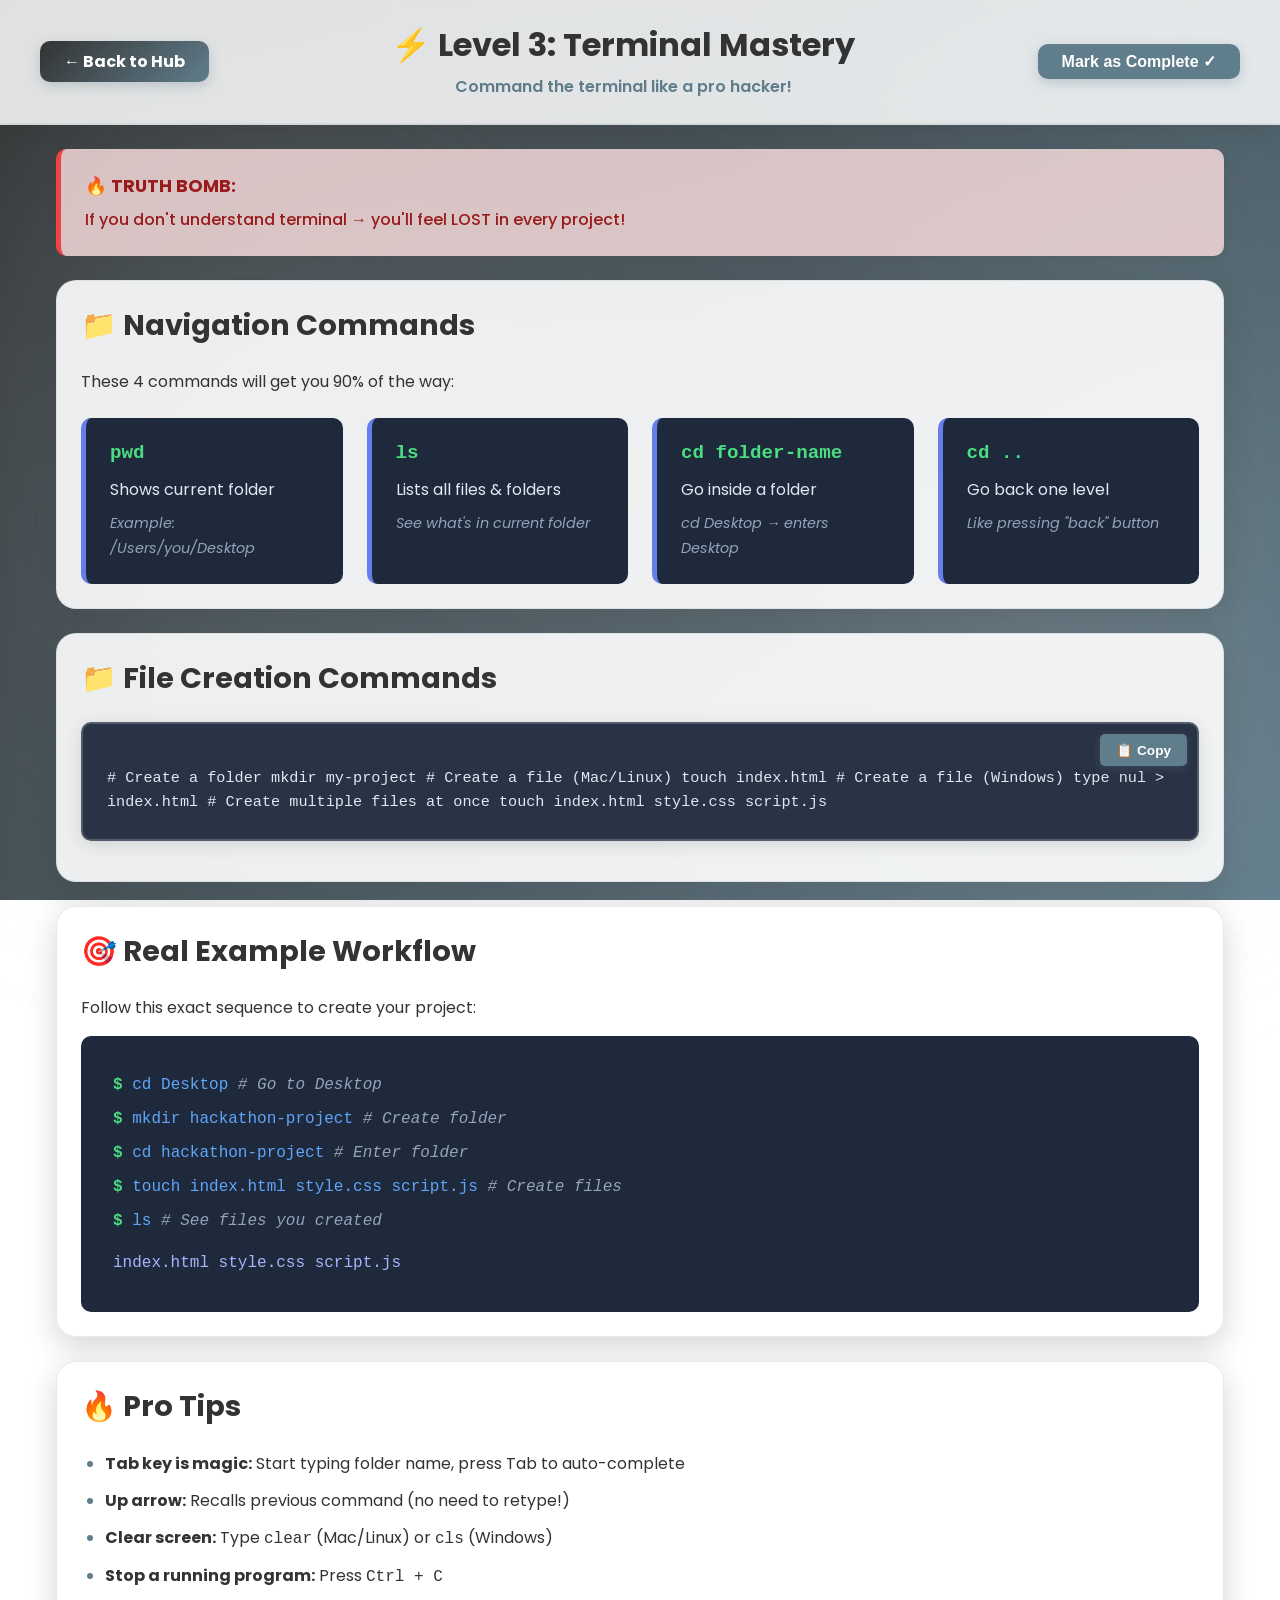
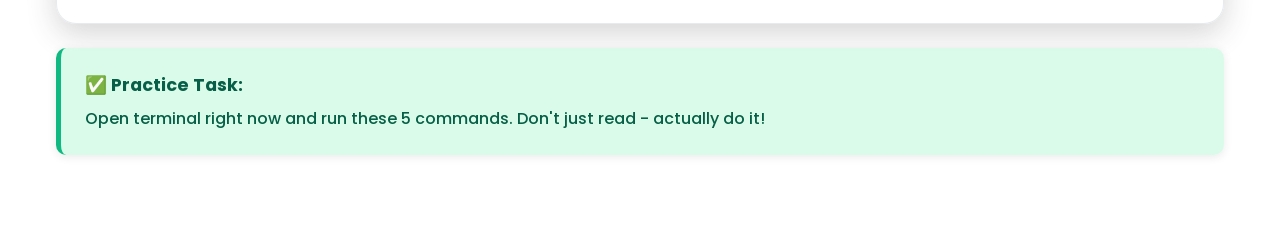
<file: pages/level3.html>
<!DOCTYPE html>
<html lang="en">
<head>
    <meta charset="UTF-8">
    <meta name="viewport" content="width=device-width, initial-scale=1.0">
    <title>Level 3 - Terminal Mastery</title>
    <link rel="stylesheet" href="../style.css">
</head>
<body class="level-page">
    
    <header class="level-header">
        <div class="level-header-content">
            <a href="../index.html" class="back-btn">← Back to Hub</a>
            <div class="level-title">
                <h1>⚡ Level 3: Terminal Mastery</h1>
                <p>Command the terminal like a pro hacker!</p>
            </div>
            <button class="complete-btn" data-level="3">Mark as Complete ✓</button>
        </div>
    </header>

    <main class="level-content">
        
        <div class="alert-box danger">
            <strong>🔥 TRUTH BOMB:</strong>
            If you don't understand terminal → you'll feel LOST in every project!
        </div>

        <div class="content-card">
            <h2>📁 Navigation Commands</h2>
            <p style="margin-bottom: 1.5rem;">These 4 commands will get you 90% of the way:</p>
            
            <div style="display: grid; grid-template-columns: repeat(auto-fit, minmax(250px, 1fr)); gap: 1.5rem;">
                <div style="background: #1e293b; padding: 1.5rem; border-radius: 10px; border-left: 5px solid #667eea;">
                    <code style="color: #4ade80; font-size: 1.2rem; font-weight: 700; display: block; margin-bottom: 0.8rem;">pwd</code>
                    <p style="color: #e2e8f0; margin-bottom: 0.5rem;">Shows current folder</p>
                    <span style="color: #94a3b8; font-size: 0.9rem; font-style: italic;">Example: /Users/you/Desktop</span>
                </div>

                <div style="background: #1e293b; padding: 1.5rem; border-radius: 10px; border-left: 5px solid #667eea;">
                    <code style="color: #4ade80; font-size: 1.2rem; font-weight: 700; display: block; margin-bottom: 0.8rem;">ls</code>
                    <p style="color: #e2e8f0; margin-bottom: 0.5rem;">Lists all files & folders</p>
                    <span style="color: #94a3b8; font-size: 0.9rem; font-style: italic;">See what's in current folder</span>
                </div>

                <div style="background: #1e293b; padding: 1.5rem; border-radius: 10px; border-left: 5px solid #667eea;">
                    <code style="color: #4ade80; font-size: 1.2rem; font-weight: 700; display: block; margin-bottom: 0.8rem;">cd folder-name</code>
                    <p style="color: #e2e8f0; margin-bottom: 0.5rem;">Go inside a folder</p>
                    <span style="color: #94a3b8; font-size: 0.9rem; font-style: italic;">cd Desktop → enters Desktop</span>
                </div>

                <div style="background: #1e293b; padding: 1.5rem; border-radius: 10px; border-left: 5px solid #667eea;">
                    <code style="color: #4ade80; font-size: 1.2rem; font-weight: 700; display: block; margin-bottom: 0.8rem;">cd ..</code>
                    <p style="color: #e2e8f0; margin-bottom: 0.5rem;">Go back one level</p>
                    <span style="color: #94a3b8; font-size: 0.9rem; font-style: italic;">Like pressing "back" button</span>
                </div>
            </div>
        </div>

        <div class="content-card">
            <h2>📁 File Creation Commands</h2>
            
            <div class="code-box">
                <code># Create a folder
mkdir my-project

# Create a file (Mac/Linux)
touch index.html

# Create a file (Windows)
type nul > index.html

# Create multiple files at once
touch index.html style.css script.js</code>
                <button class="copy-code-btn" onclick="copyCode(this)">📋 Copy</button>
            </div>
        </div>

        <div class="content-card">
            <h2>🎯 Real Example Workflow</h2>
            <p style="margin-bottom: 1rem;">Follow this exact sequence to create your project:</p>
            
            <div style="background: #1e293b; padding: 2rem; border-radius: 10px; font-family: 'Courier New', monospace;">
                <div style="padding: 0.5rem 0; color: #e2e8f0;">
                    <span style="color: #4ade80; font-weight: 700;">$</span>
                    <span style="color: #60a5fa;"> cd Desktop</span>
                    <span style="color: #94a3b8; font-style: italic;"> # Go to Desktop</span>
                </div>
                <div style="padding: 0.5rem 0; color: #e2e8f0;">
                    <span style="color: #4ade80; font-weight: 700;">$</span>
                    <span style="color: #60a5fa;"> mkdir hackathon-project</span>
                    <span style="color: #94a3b8; font-style: italic;"> # Create folder</span>
                </div>
                <div style="padding: 0.5rem 0; color: #e2e8f0;">
                    <span style="color: #4ade80; font-weight: 700;">$</span>
                    <span style="color: #60a5fa;"> cd hackathon-project</span>
                    <span style="color: #94a3b8; font-style: italic;"> # Enter folder</span>
                </div>
                <div style="padding: 0.5rem 0; color: #e2e8f0;">
                    <span style="color: #4ade80; font-weight: 700;">$</span>
                    <span style="color: #60a5fa;"> touch index.html style.css script.js</span>
                    <span style="color: #94a3b8; font-style: italic;"> # Create files</span>
                </div>
                <div style="padding: 0.5rem 0; color: #e2e8f0;">
                    <span style="color: #4ade80; font-weight: 700;">$</span>
                    <span style="color: #60a5fa;"> ls</span>
                    <span style="color: #94a3b8; font-style: italic;"> # See files you created</span>
                </div>
                <div style="padding: 1rem 0 0.5rem 0; color: #a5b4fc;">
                    index.html  style.css  script.js
                </div>
            </div>
        </div>

        <div class="content-card">
            <h2>🔥 Pro Tips</h2>
            <ul>
                <li><strong>Tab key is magic:</strong> Start typing folder name, press Tab to auto-complete</li>
                <li><strong>Up arrow:</strong> Recalls previous command (no need to retype!)</li>
                <li><strong>Clear screen:</strong> Type <code>clear</code> (Mac/Linux) or <code>cls</code> (Windows)</li>
                <li><strong>Stop a running program:</strong> Press <code>Ctrl + C</code></li>
            </ul>
        </div>

        <div class="alert-box success">
            <strong>✅ Practice Task:</strong>
            Open terminal right now and run these 5 commands. Don't just read - actually do it!
        </div>

    </main>

    <script src="../script.js"></script>
</body>
</html>
</file>
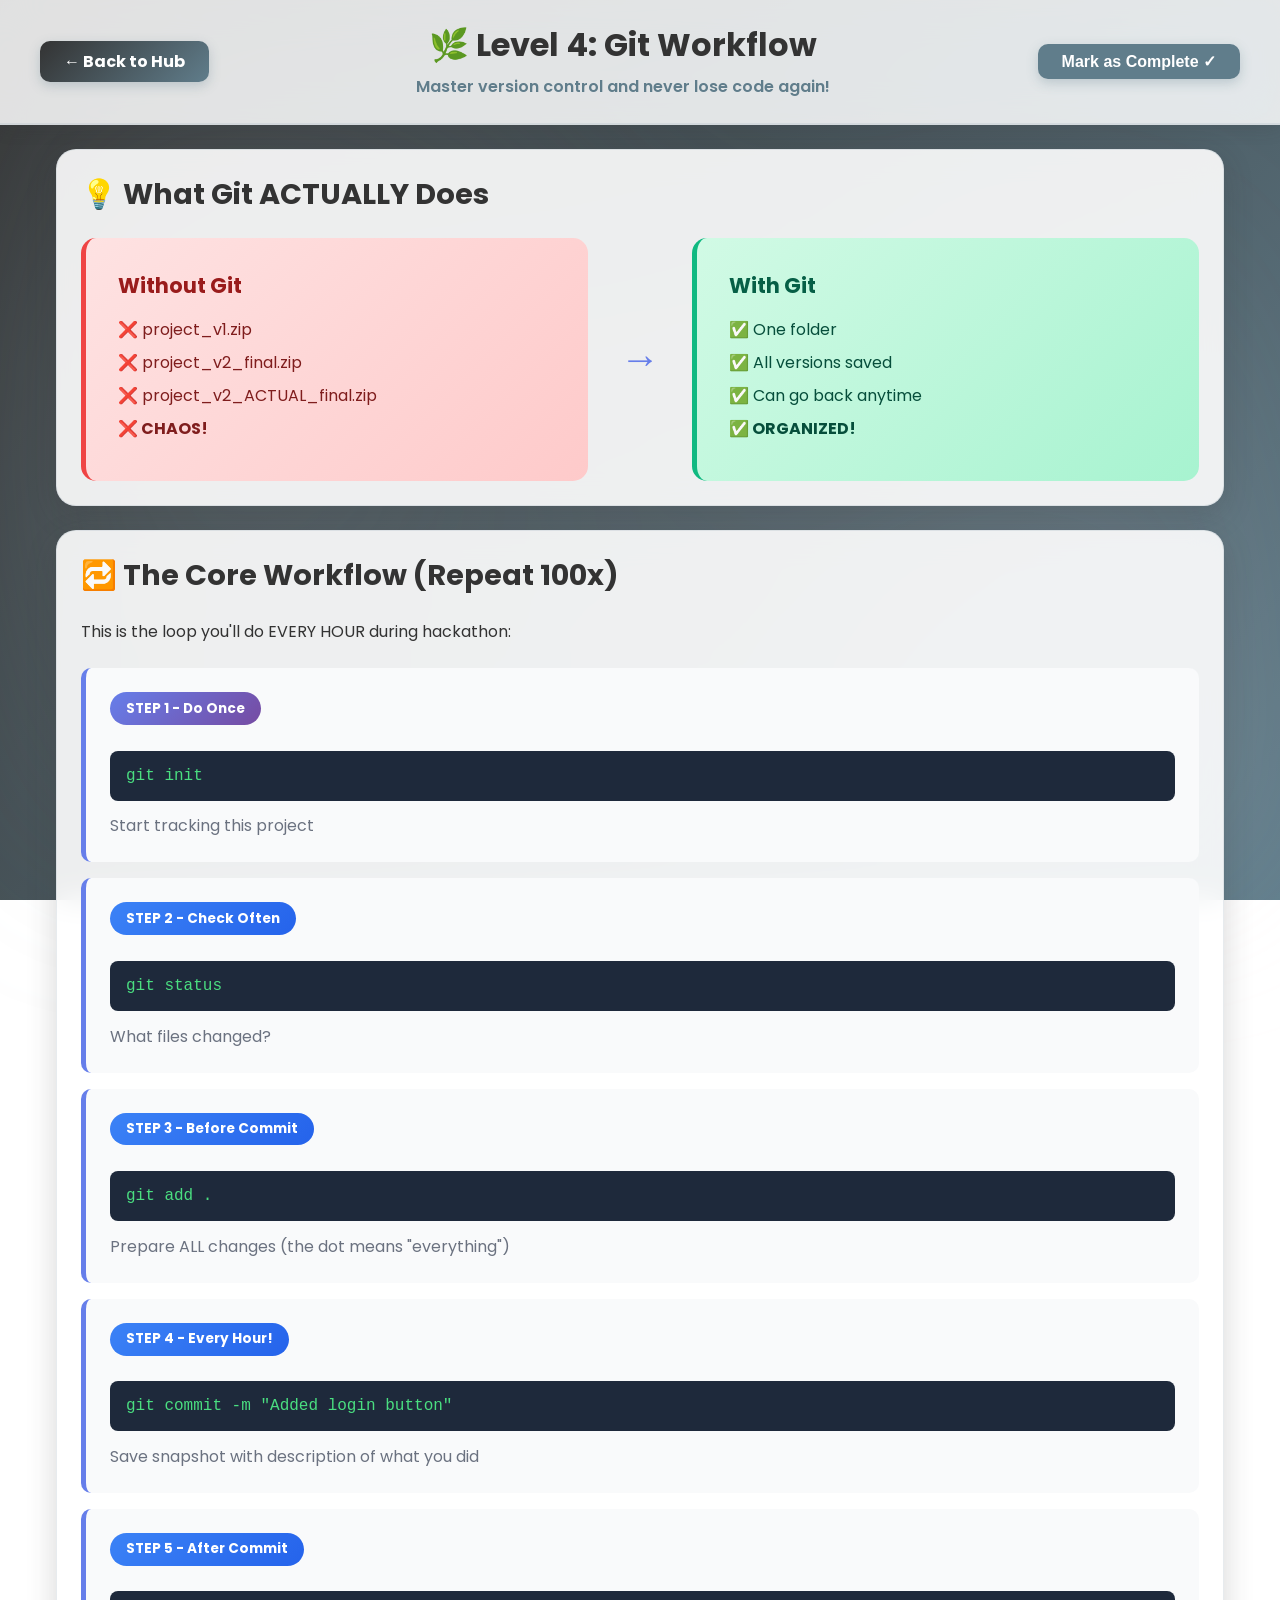
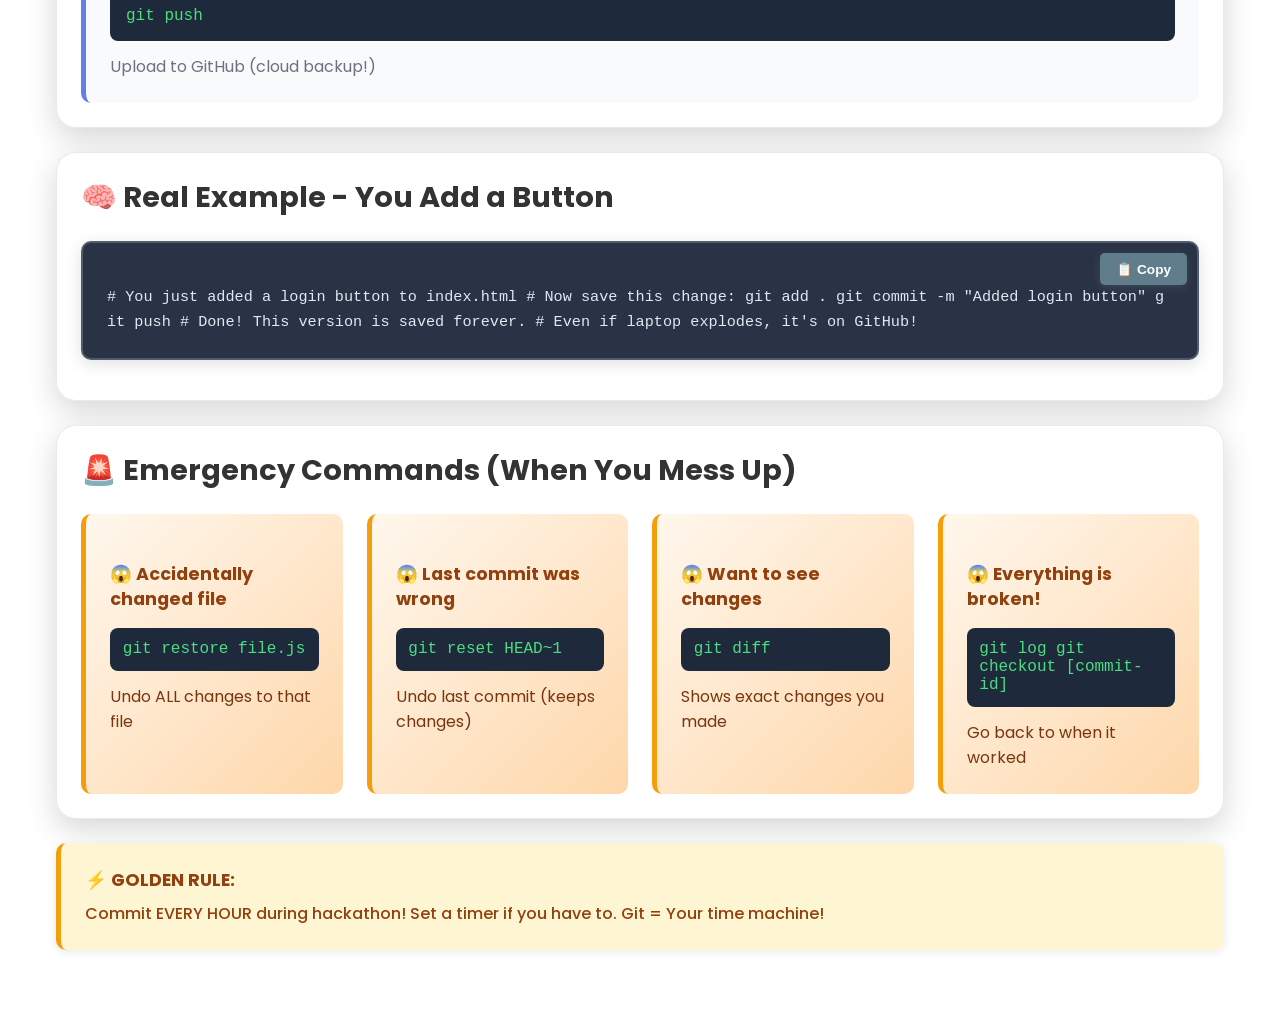
<file: pages/level4.html>
<!DOCTYPE html>
<html lang="en">
<head>
    <meta charset="UTF-8">
    <meta name="viewport" content="width=device-width, initial-scale=1.0">
    <title>Level 4 - Git Workflow</title>
    <link rel="stylesheet" href="../style.css">
</head>
<body class="level-page">
    
    <header class="level-header">
        <div class="level-header-content">
            <a href="../index.html" class="back-btn">← Back to Hub</a>
            <div class="level-title">
                <h1>🌿 Level 4: Git Workflow</h1>
                <p>Master version control and never lose code again!</p>
            </div>
            <button class="complete-btn" data-level="4">Mark as Complete ✓</button>
        </div>
    </header>

    <main class="level-content">
        
        <div class="content-card">
            <h2>💡 What Git ACTUALLY Does</h2>
            
            <div style="display: flex; align-items: center; gap: 2rem; flex-wrap: wrap; justify-content: center; margin-top: 1.5rem;">
                <div style="background: linear-gradient(135deg, #fee2e2, #fecaca); padding: 2rem; border-radius: 15px; border-left: 5px solid #ef4444; flex: 1; min-width: 250px;">
                    <strong style="display: block; font-size: 1.3rem; margin-bottom: 1rem; color: #991b1b;">Without Git</strong>
                    <p style="margin: 0.5rem 0; color: #7f1d1d;">❌ project_v1.zip</p>
                    <p style="margin: 0.5rem 0; color: #7f1d1d;">❌ project_v2_final.zip</p>
                    <p style="margin: 0.5rem 0; color: #7f1d1d;">❌ project_v2_ACTUAL_final.zip</p>
                    <p style="margin: 0.5rem 0; color: #7f1d1d; font-weight: 700;">❌ CHAOS!</p>
                </div>

                <div style="font-size: 2.5rem; color: #667eea;">→</div>

                <div style="background: linear-gradient(135deg, #d1fae5, #a7f3d0); padding: 2rem; border-radius: 15px; border-left: 5px solid #10b981; flex: 1; min-width: 250px;">
                    <strong style="display: block; font-size: 1.3rem; margin-bottom: 1rem; color: #065f46;">With Git</strong>
                    <p style="margin: 0.5rem 0; color: #064e3b;">✅ One folder</p>
                    <p style="margin: 0.5rem 0; color: #064e3b;">✅ All versions saved</p>
                    <p style="margin: 0.5rem 0; color: #064e3b;">✅ Can go back anytime</p>
                    <p style="margin: 0.5rem 0; color: #064e3b; font-weight: 700;">✅ ORGANIZED!</p>
                </div>
            </div>
        </div>

        <div class="content-card">
            <h2>🔁 The Core Workflow (Repeat 100x)</h2>
            <p style="margin-bottom: 1.5rem;">This is the loop you'll do EVERY HOUR during hackathon:</p>
            
            <div style="display: flex; flex-direction: column; gap: 1rem;">
                <div style="background: #f9fafb; padding: 1.5rem; border-radius: 10px; border-left: 5px solid #667eea;">
                    <div style="background: linear-gradient(135deg, #667eea, #764ba2); color: white; padding: 0.4rem 1rem; border-radius: 20px; font-size: 0.85rem; font-weight: 700; display: inline-block; margin-bottom: 0.8rem;">STEP 1 - Do Once</div>
                    <code style="display: block; background: #1e293b; color: #4ade80; padding: 1rem; border-radius: 8px; margin: 0.8rem 0; font-family: 'Courier New', monospace;">git init</code>
                    <p style="margin: 0; color: #6b7280;">Start tracking this project</p>
                </div>

                <div style="background: #f9fafb; padding: 1.5rem; border-radius: 10px; border-left: 5px solid #667eea;">
                    <div style="background: linear-gradient(135deg, #3b82f6, #2563eb); color: white; padding: 0.4rem 1rem; border-radius: 20px; font-size: 0.85rem; font-weight: 700; display: inline-block; margin-bottom: 0.8rem;">STEP 2 - Check Often</div>
                    <code style="display: block; background: #1e293b; color: #4ade80; padding: 1rem; border-radius: 8px; margin: 0.8rem 0; font-family: 'Courier New', monospace;">git status</code>
                    <p style="margin: 0; color: #6b7280;">What files changed?</p>
                </div>

                <div style="background: #f9fafb; padding: 1.5rem; border-radius: 10px; border-left: 5px solid #667eea;">
                    <div style="background: linear-gradient(135deg, #3b82f6, #2563eb); color: white; padding: 0.4rem 1rem; border-radius: 20px; font-size: 0.85rem; font-weight: 700; display: inline-block; margin-bottom: 0.8rem;">STEP 3 - Before Commit</div>
                    <code style="display: block; background: #1e293b; color: #4ade80; padding: 1rem; border-radius: 8px; margin: 0.8rem 0; font-family: 'Courier New', monospace;">git add .</code>
                    <p style="margin: 0; color: #6b7280;">Prepare ALL changes (the dot means "everything")</p>
                </div>

                <div style="background: #f9fafb; padding: 1.5rem; border-radius: 10px; border-left: 5px solid #667eea;">
                    <div style="background: linear-gradient(135deg, #3b82f6, #2563eb); color: white; padding: 0.4rem 1rem; border-radius: 20px; font-size: 0.85rem; font-weight: 700; display: inline-block; margin-bottom: 0.8rem;">STEP 4 - Every Hour!</div>
                    <code style="display: block; background: #1e293b; color: #4ade80; padding: 1rem; border-radius: 8px; margin: 0.8rem 0; font-family: 'Courier New', monospace;">git commit -m "Added login button"</code>
                    <p style="margin: 0; color: #6b7280;">Save snapshot with description of what you did</p>
                </div>

                <div style="background: #f9fafb; padding: 1.5rem; border-radius: 10px; border-left: 5px solid #667eea;">
                    <div style="background: linear-gradient(135deg, #3b82f6, #2563eb); color: white; padding: 0.4rem 1rem; border-radius: 20px; font-size: 0.85rem; font-weight: 700; display: inline-block; margin-bottom: 0.8rem;">STEP 5 - After Commit</div>
                    <code style="display: block; background: #1e293b; color: #4ade80; padding: 1rem; border-radius: 8px; margin: 0.8rem 0; font-family: 'Courier New', monospace;">git push</code>
                    <p style="margin: 0; color: #6b7280;">Upload to GitHub (cloud backup!)</p>
                </div>
            </div>
        </div>

        <div class="content-card">
            <h2>🧠 Real Example - You Add a Button</h2>
            
            <div class="code-box">
                <code># You just added a login button to index.html
# Now save this change:

git add .
git commit -m "Added login button"
git push

# Done! This version is saved forever.
# Even if laptop explodes, it's on GitHub!</code>
                <button class="copy-code-btn" onclick="copyCode(this)">📋 Copy</button>
            </div>
        </div>

        <div class="content-card">
            <h2>🚨 Emergency Commands (When You Mess Up)</h2>
            
            <div style="display: grid; grid-template-columns: repeat(auto-fit, minmax(250px, 1fr)); gap: 1.5rem; margin-top: 1.5rem;">
                <div style="background: linear-gradient(135deg, #fff7ed, #fed7aa); padding: 1.5rem; border-radius: 10px; border-left: 5px solid #f59e0b;">
                    <h3 style="color: #92400e; font-size: 1.1rem; margin-bottom: 1rem;">😱 Accidentally changed file</h3>
                    <code style="display: block; background: #1e293b; color: #4ade80; padding: 0.8rem; border-radius: 8px; margin: 0.8rem 0; font-family: 'Courier New', monospace;">git restore file.js</code>
                    <p style="color: #78350f; margin: 0;">Undo ALL changes to that file</p>
                </div>

                <div style="background: linear-gradient(135deg, #fff7ed, #fed7aa); padding: 1.5rem; border-radius: 10px; border-left: 5px solid #f59e0b;">
                    <h3 style="color: #92400e; font-size: 1.1rem; margin-bottom: 1rem;">😱 Last commit was wrong</h3>
                    <code style="display: block; background: #1e293b; color: #4ade80; padding: 0.8rem; border-radius: 8px; margin: 0.8rem 0; font-family: 'Courier New', monospace;">git reset HEAD~1</code>
                    <p style="color: #78350f; margin: 0;">Undo last commit (keeps changes)</p>
                </div>

                <div style="background: linear-gradient(135deg, #fff7ed, #fed7aa); padding: 1.5rem; border-radius: 10px; border-left: 5px solid #f59e0b;">
                    <h3 style="color: #92400e; font-size: 1.1rem; margin-bottom: 1rem;">😱 Want to see changes</h3>
                    <code style="display: block; background: #1e293b; color: #4ade80; padding: 0.8rem; border-radius: 8px; margin: 0.8rem 0; font-family: 'Courier New', monospace;">git diff</code>
                    <p style="color: #78350f; margin: 0;">Shows exact changes you made</p>
                </div>

                <div style="background: linear-gradient(135deg, #fff7ed, #fed7aa); padding: 1.5rem; border-radius: 10px; border-left: 5px solid #f59e0b;">
                    <h3 style="color: #92400e; font-size: 1.1rem; margin-bottom: 1rem;">😱 Everything is broken!</h3>
                    <code style="display: block; background: #1e293b; color: #4ade80; padding: 0.8rem; border-radius: 8px; margin: 0.8rem 0; font-family: 'Courier New', monospace;">git log
git checkout [commit-id]</code>
                    <p style="color: #78350f; margin: 0;">Go back to when it worked</p>
                </div>
            </div>
        </div>

        <div class="alert-box warning">
            <strong>⚡ GOLDEN RULE:</strong>
            Commit EVERY HOUR during hackathon! Set a timer if you have to. Git = Your time machine!
        </div>

    </main>

    <script src="../script.js"></script>
</body>
</html>
</file>
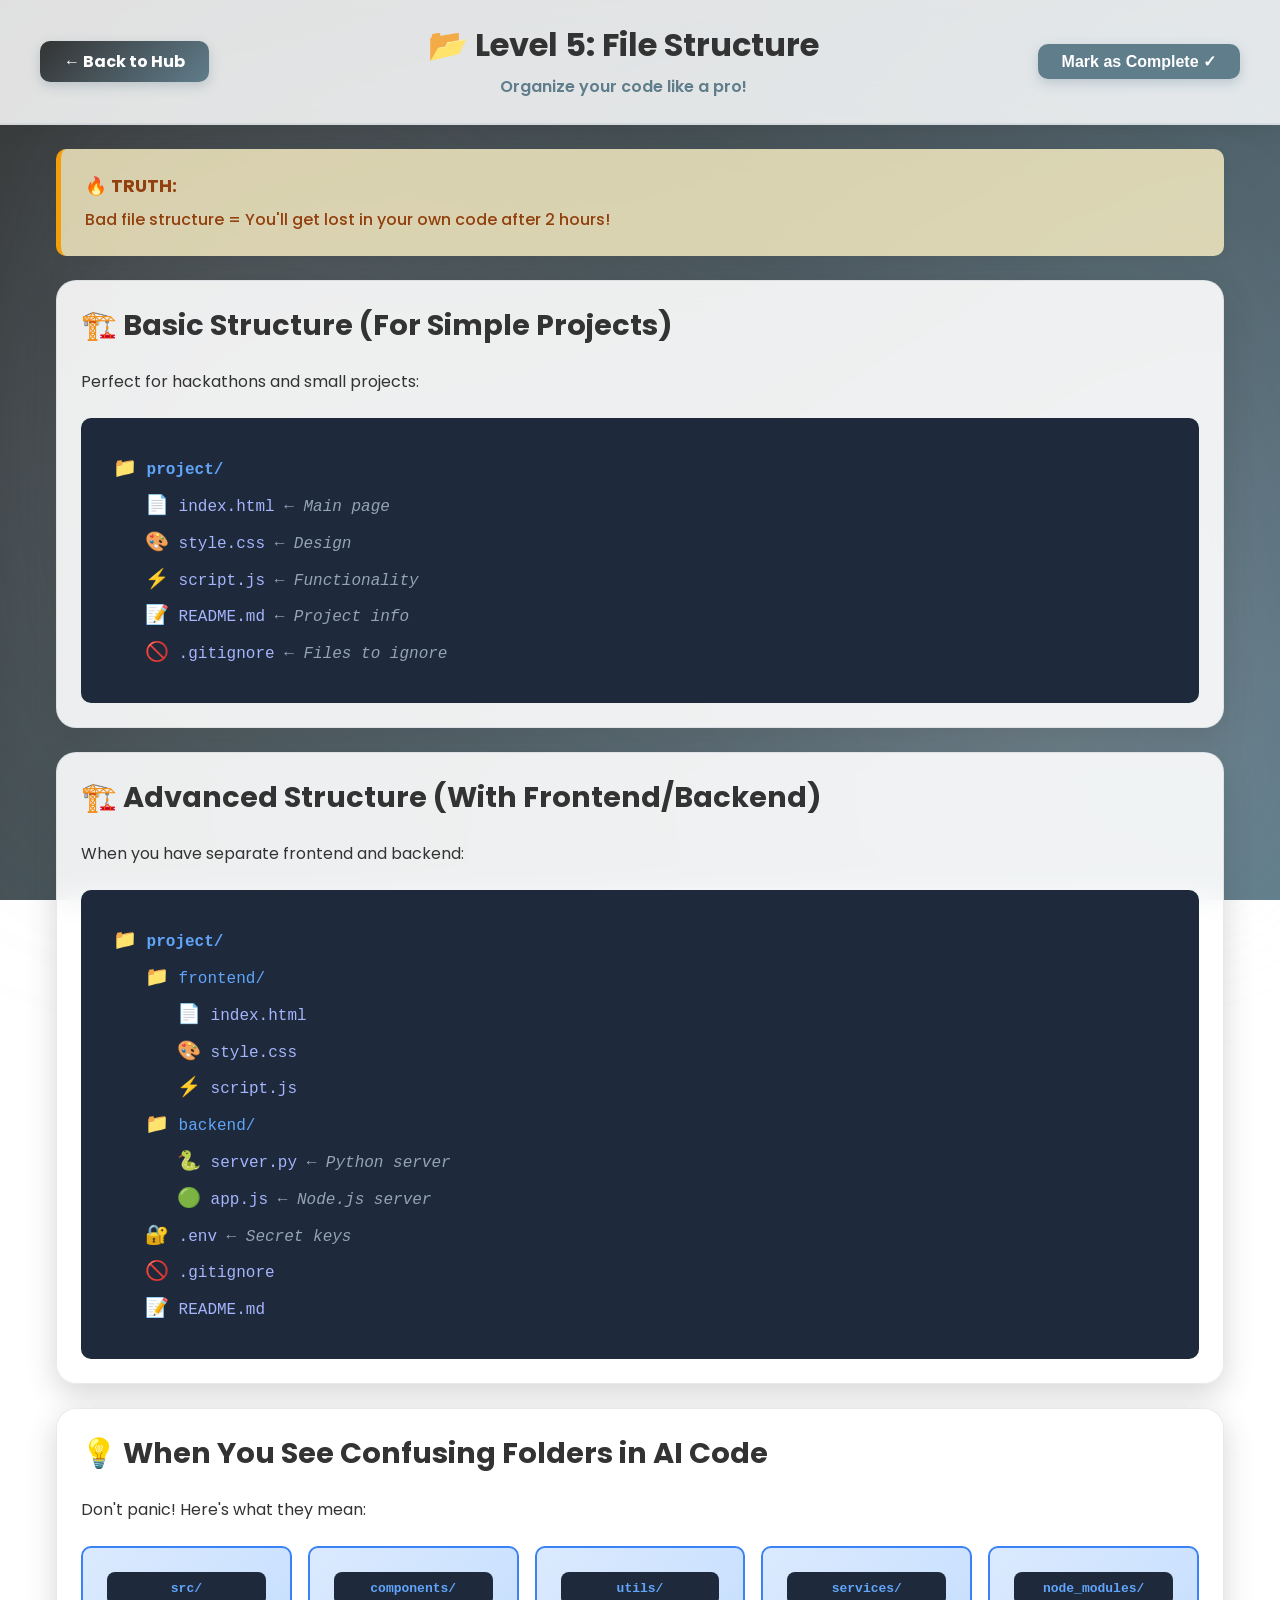
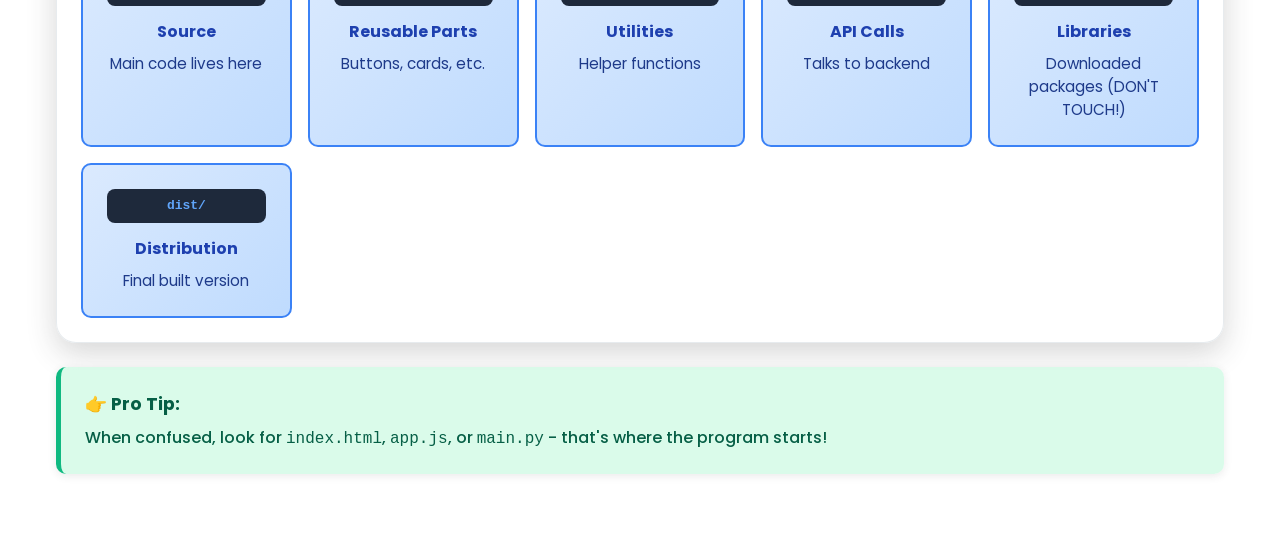
<file: pages/level5.html>
<!DOCTYPE html>
<html lang="en">
<head>
    <meta charset="UTF-8">
    <meta name="viewport" content="width=device-width, initial-scale=1.0">
    <title>Level 5 - File Structure</title>
    <link rel="stylesheet" href="../style.css">
</head>
<body class="level-page">
    
    <header class="level-header">
        <div class="level-header-content">
            <a href="../index.html" class="back-btn">← Back to Hub</a>
            <div class="level-title">
                <h1>📂 Level 5: File Structure</h1>
                <p>Organize your code like a pro!</p>
            </div>
            <button class="complete-btn" data-level="5">Mark as Complete ✓</button>
        </div>
    </header>

    <main class="level-content">
        
        <div class="alert-box warning">
            <strong>🔥 TRUTH:</strong>
            Bad file structure = You'll get lost in your own code after 2 hours!
        </div>

        <div class="content-card">
            <h2>🏗️ Basic Structure (For Simple Projects)</h2>
            <p style="margin-bottom: 1.5rem;">Perfect for hackathons and small projects:</p>
            
            <div style="background: #1e293b; padding: 2rem; border-radius: 10px; font-family: 'Courier New', monospace;">
                <div style="padding: 0.4rem 0; color: #60a5fa; font-weight: 700;">
                    <span style="font-size: 1.2rem;">📁</span> project/
                </div>
                <div style="padding: 0.4rem 0; padding-left: 2rem; color: #a5b4fc;">
                    <span style="font-size: 1.2rem;">📄</span> index.html
                    <span style="color: #94a3b8; font-style: italic;"> ← Main page</span>
                </div>
                <div style="padding: 0.4rem 0; padding-left: 2rem; color: #a5b4fc;">
                    <span style="font-size: 1.2rem;">🎨</span> style.css
                    <span style="color: #94a3b8; font-style: italic;"> ← Design</span>
                </div>
                <div style="padding: 0.4rem 0; padding-left: 2rem; color: #a5b4fc;">
                    <span style="font-size: 1.2rem;">⚡</span> script.js
                    <span style="color: #94a3b8; font-style: italic;"> ← Functionality</span>
                </div>
                <div style="padding: 0.4rem 0; padding-left: 2rem; color: #a5b4fc;">
                    <span style="font-size: 1.2rem;">📝</span> README.md
                    <span style="color: #94a3b8; font-style: italic;"> ← Project info</span>
                </div>
                <div style="padding: 0.4rem 0; padding-left: 2rem; color: #a5b4fc;">
                    <span style="font-size: 1.2rem;">🚫</span> .gitignore
                    <span style="color: #94a3b8; font-style: italic;"> ← Files to ignore</span>
                </div>
            </div>
        </div>

        <div class="content-card">
            <h2>🏗️ Advanced Structure (With Frontend/Backend)</h2>
            <p style="margin-bottom: 1.5rem;">When you have separate frontend and backend:</p>
            
            <div style="background: #1e293b; padding: 2rem; border-radius: 10px; font-family: 'Courier New', monospace;">
                <div style="padding: 0.4rem 0; color: #60a5fa; font-weight: 700;">
                    <span style="font-size: 1.2rem;">📁</span> project/
                </div>
                <div style="padding: 0.4rem 0; padding-left: 2rem; color: #60a5fa;">
                    <span style="font-size: 1.2rem;">📁</span> frontend/
                </div>
                <div style="padding: 0.4rem 0; padding-left: 4rem; color: #a5b4fc;">
                    <span style="font-size: 1.2rem;">📄</span> index.html
                </div>
                <div style="padding: 0.4rem 0; padding-left: 4rem; color: #a5b4fc;">
                    <span style="font-size: 1.2rem;">🎨</span> style.css
                </div>
                <div style="padding: 0.4rem 0; padding-left: 4rem; color: #a5b4fc;">
                    <span style="font-size: 1.2rem;">⚡</span> script.js
                </div>
                <div style="padding: 0.4rem 0; padding-left: 2rem; color: #60a5fa;">
                    <span style="font-size: 1.2rem;">📁</span> backend/
                </div>
                <div style="padding: 0.4rem 0; padding-left: 4rem; color: #a5b4fc;">
                    <span style="font-size: 1.2rem;">🐍</span> server.py
                    <span style="color: #94a3b8; font-style: italic;"> ← Python server</span>
                </div>
                <div style="padding: 0.4rem 0; padding-left: 4rem; color: #a5b4fc;">
                    <span style="font-size: 1.2rem;">🟢</span> app.js
                    <span style="color: #94a3b8; font-style: italic;"> ← Node.js server</span>
                </div>
                <div style="padding: 0.4rem 0; padding-left: 2rem; color: #a5b4fc;">
                    <span style="font-size: 1.2rem;">🔐</span> .env
                    <span style="color: #94a3b8; font-style: italic;"> ← Secret keys</span>
                </div>
                <div style="padding: 0.4rem 0; padding-left: 2rem; color: #a5b4fc;">
                    <span style="font-size: 1.2rem;">🚫</span> .gitignore
                </div>
                <div style="padding: 0.4rem 0; padding-left: 2rem; color: #a5b4fc;">
                    <span style="font-size: 1.2rem;">📝</span> README.md
                </div>
            </div>
        </div>

        <div class="content-card">
            <h2>💡 When You See Confusing Folders in AI Code</h2>
            <p style="margin-bottom: 1.5rem;">Don't panic! Here's what they mean:</p>
            
            <div style="display: grid; grid-template-columns: repeat(auto-fit, minmax(200px, 1fr)); gap: 1rem;">
                <div style="background: linear-gradient(135deg, #dbeafe, #bfdbfe); padding: 1.5rem; border-radius: 10px; text-align: center; border: 2px solid #3b82f6;">
                    <code style="display: block; background: #1e293b; color: #60a5fa; padding: 0.6rem; border-radius: 8px; margin-bottom: 0.8rem; font-weight: 700;">src/</code>
                    <strong style="color: #1e40af; display: block; margin-bottom: 0.5rem;">Source</strong>
                    <p style="color: #1e3a8a; font-size: 0.95rem; margin: 0;">Main code lives here</p>
                </div>

                <div style="background: linear-gradient(135deg, #dbeafe, #bfdbfe); padding: 1.5rem; border-radius: 10px; text-align: center; border: 2px solid #3b82f6;">
                    <code style="display: block; background: #1e293b; color: #60a5fa; padding: 0.6rem; border-radius: 8px; margin-bottom: 0.8rem; font-weight: 700;">components/</code>
                    <strong style="color: #1e40af; display: block; margin-bottom: 0.5rem;">Reusable Parts</strong>
                    <p style="color: #1e3a8a; font-size: 0.95rem; margin: 0;">Buttons, cards, etc.</p>
                </div>

                <div style="background: linear-gradient(135deg, #dbeafe, #bfdbfe); padding: 1.5rem; border-radius: 10px; text-align: center; border: 2px solid #3b82f6;">
                    <code style="display: block; background: #1e293b; color: #60a5fa; padding: 0.6rem; border-radius: 8px; margin-bottom: 0.8rem; font-weight: 700;">utils/</code>
                    <strong style="color: #1e40af; display: block; margin-bottom: 0.5rem;">Utilities</strong>
                    <p style="color: #1e3a8a; font-size: 0.95rem; margin: 0;">Helper functions</p>
                </div>

                <div style="background: linear-gradient(135deg, #dbeafe, #bfdbfe); padding: 1.5rem; border-radius: 10px; text-align: center; border: 2px solid #3b82f6;">
                    <code style="display: block; background: #1e293b; color: #60a5fa; padding: 0.6rem; border-radius: 8px; margin-bottom: 0.8rem; font-weight: 700;">services/</code>
                    <strong style="color: #1e40af; display: block; margin-bottom: 0.5rem;">API Calls</strong>
                    <p style="color: #1e3a8a; font-size: 0.95rem; margin: 0;">Talks to backend</p>
                </div>

                <div style="background: linear-gradient(135deg, #dbeafe, #bfdbfe); padding: 1.5rem; border-radius: 10px; text-align: center; border: 2px solid #3b82f6;">
                    <code style="display: block; background: #1e293b; color: #60a5fa; padding: 0.6rem; border-radius: 8px; margin-bottom: 0.8rem; font-weight: 700;">node_modules/</code>
                    <strong style="color: #1e40af; display: block; margin-bottom: 0.5rem;">Libraries</strong>
                    <p style="color: #1e3a8a; font-size: 0.95rem; margin: 0;">Downloaded packages (DON'T TOUCH!)</p>
                </div>

                <div style="background: linear-gradient(135deg, #dbeafe, #bfdbfe); padding: 1.5rem; border-radius: 10px; text-align: center; border: 2px solid #3b82f6;">
                    <code style="display: block; background: #1e293b; color: #60a5fa; padding: 0.6rem; border-radius: 8px; margin-bottom: 0.8rem; font-weight: 700;">dist/</code>
                    <strong style="color: #1e40af; display: block; margin-bottom: 0.5rem;">Distribution</strong>
                    <p style="color: #1e3a8a; font-size: 0.95rem; margin: 0;">Final built version</p>
                </div>
            </div>
        </div>

        <div class="alert-box success">
            <strong>👉 Pro Tip:</strong>
            When confused, look for <code>index.html</code>, <code>app.js</code>, or <code>main.py</code> - that's where the program starts!
        </div>

    </main>

    <script src="../script.js"></script>
</body>
</html>
</file>
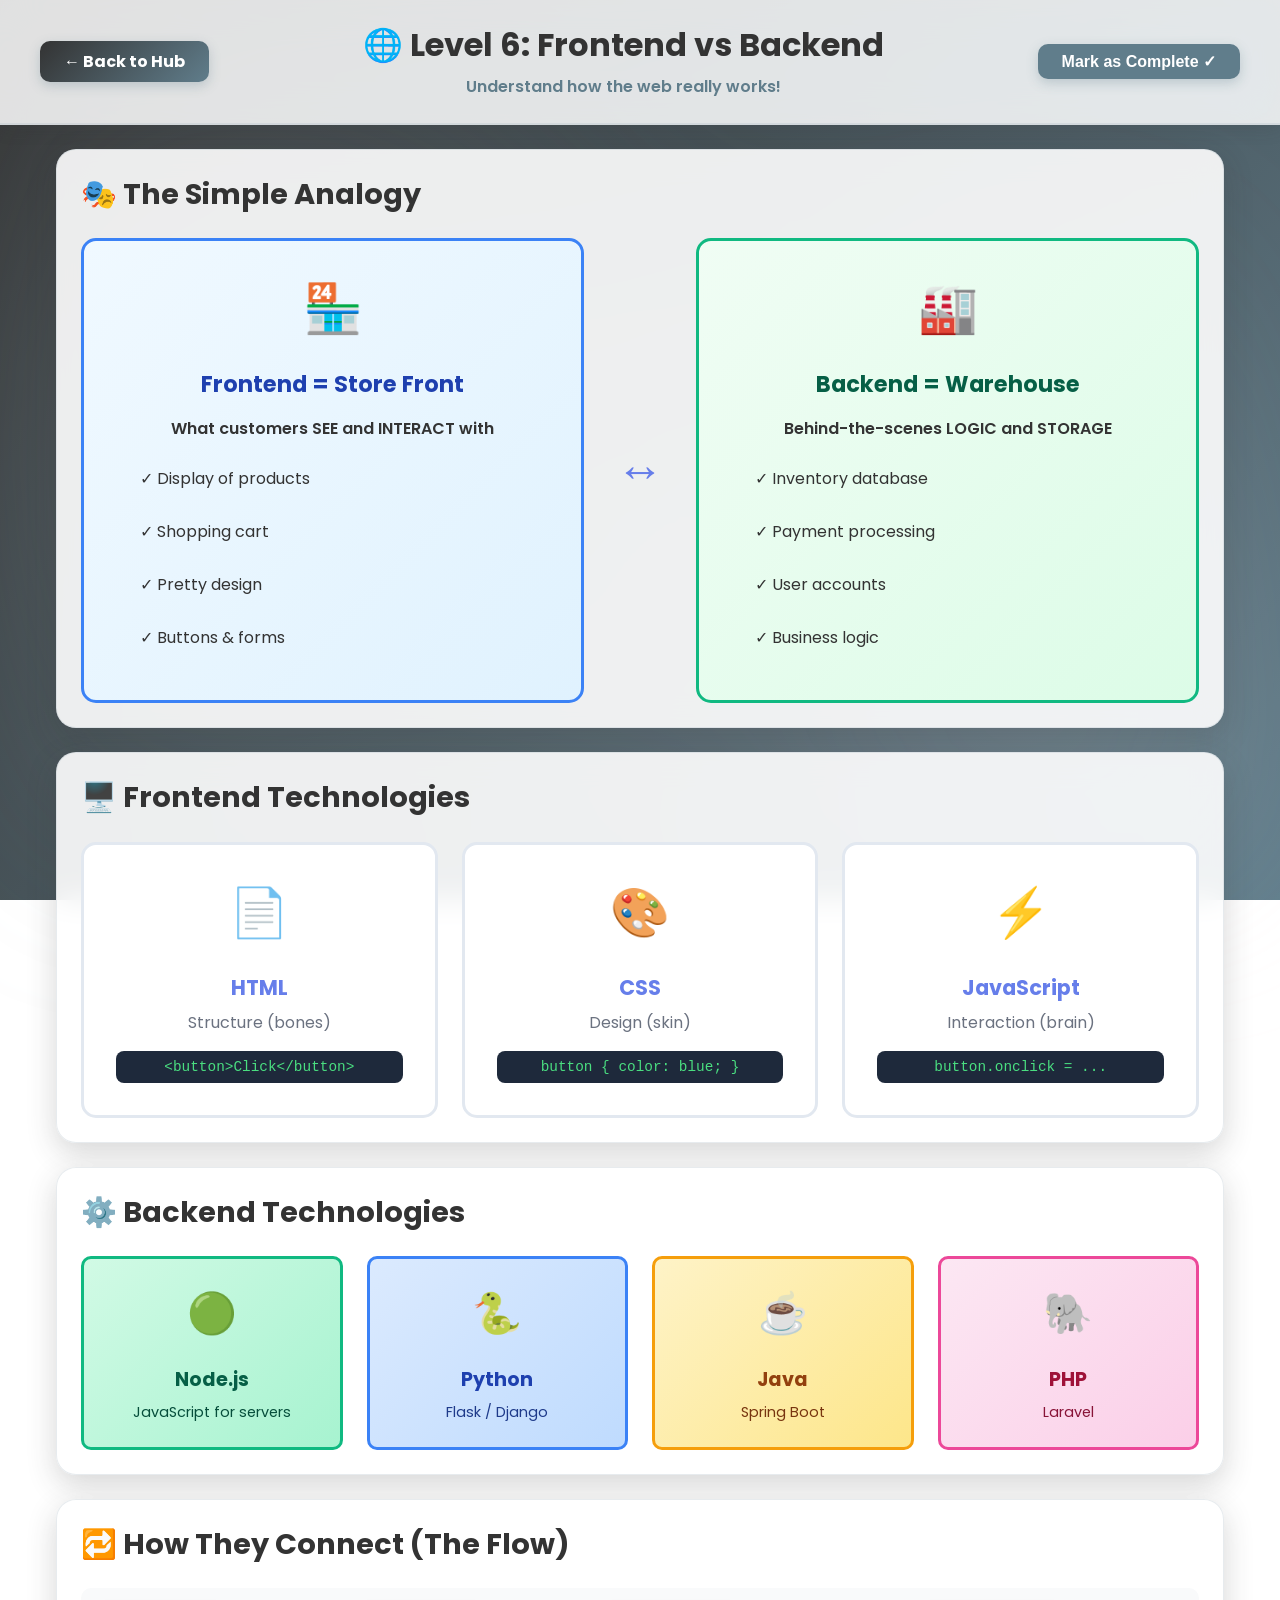
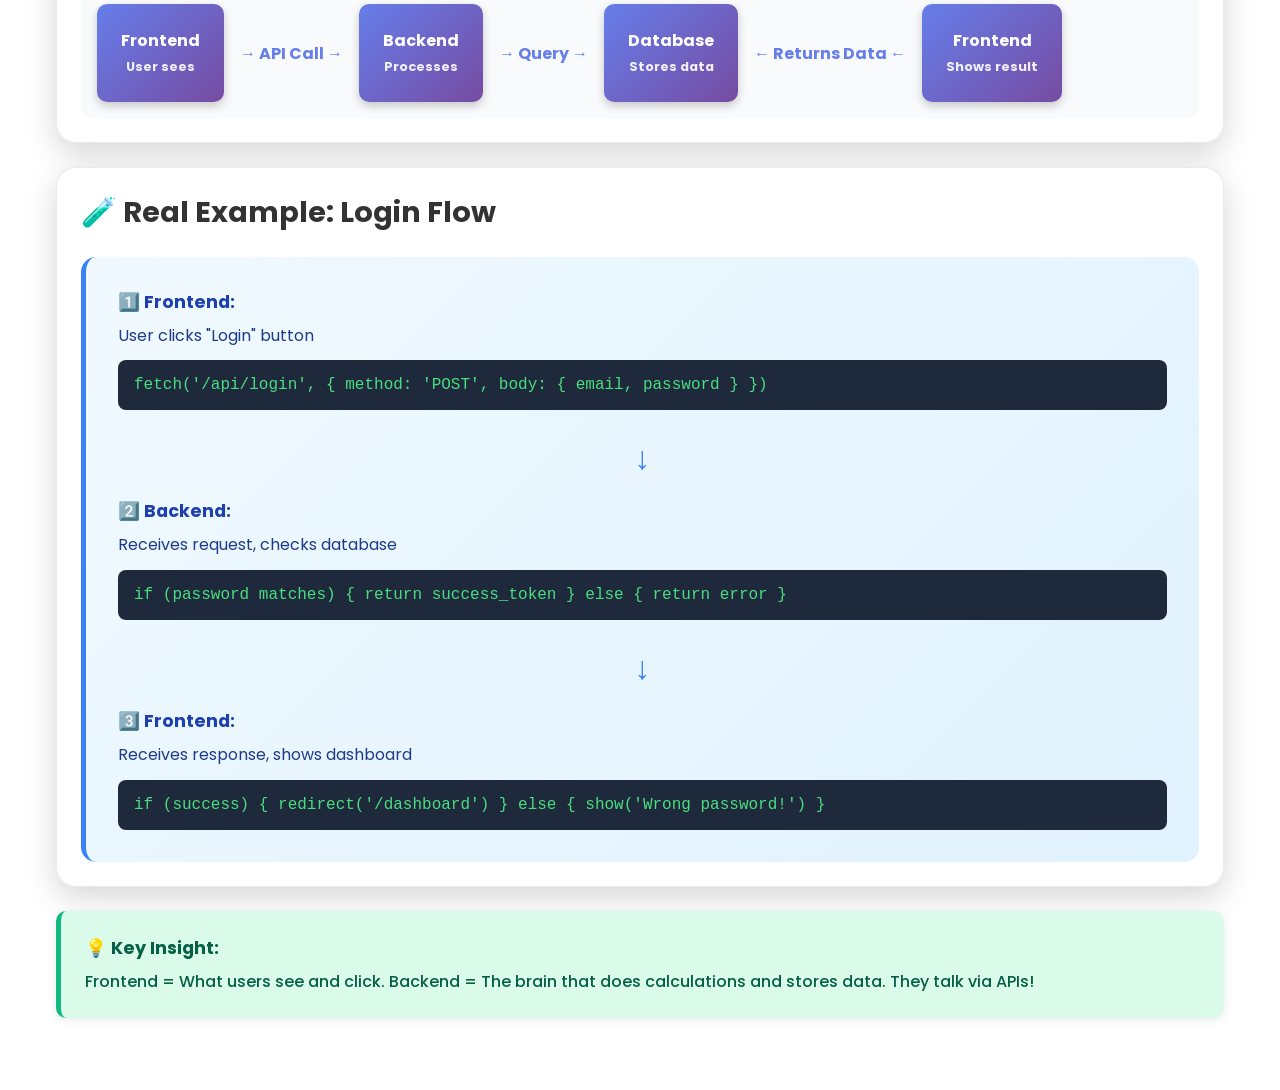
<file: pages/level6.html>
<!DOCTYPE html>
<html lang="en">
<head>
    <meta charset="UTF-8">
    <meta name="viewport" content="width=device-width, initial-scale=1.0">
    <title>Level 6 - Frontend vs Backend</title>
    <link rel="stylesheet" href="../style.css">
</head>
<body class="level-page">
    
    <header class="level-header">
        <div class="level-header-content">
            <a href="../index.html" class="back-btn">← Back to Hub</a>
            <div class="level-title">
                <h1>🌐 Level 6: Frontend vs Backend</h1>
                <p>Understand how the web really works!</p>
            </div>
            <button class="complete-btn" data-level="6">Mark as Complete ✓</button>
        </div>
    </header>

    <main class="level-content">
        
        <div class="content-card">
            <h2>🎭 The Simple Analogy</h2>
            
            <div style="display: flex; align-items: center; gap: 2rem; flex-wrap: wrap; justify-content: center; margin-top: 1.5rem;">
                <div style="background: linear-gradient(135deg, #f0f9ff, #e0f2fe); padding: 2rem; border-radius: 15px; border: 3px solid #3b82f6; flex: 1; min-width: 280px;">
                    <div style="font-size: 3rem; text-align: center; margin-bottom: 1rem;">🏪</div>
                    <h3 style="color: #1e40af; text-align: center; margin-bottom: 1rem; font-size: 1.4rem;">Frontend = Store Front</h3>
                    <p style="text-align: center; margin-bottom: 1rem; font-weight: 600;">What customers SEE and INTERACT with</p>
                    <ul style="list-style: none; padding: 0; color: #1e3a8a;">
                        <li style="padding: 0.5rem 0;">✓ Display of products</li>
                        <li style="padding: 0.5rem 0;">✓ Shopping cart</li>
                        <li style="padding: 0.5rem 0;">✓ Pretty design</li>
                        <li style="padding: 0.5rem 0;">✓ Buttons & forms</li>
                    </ul>
                </div>

                <div style="font-size: 3rem; color: #667eea;">↔️</div>

                <div style="background: linear-gradient(135deg, #f0fdf4, #dcfce7); padding: 2rem; border-radius: 15px; border: 3px solid #10b981; flex: 1; min-width: 280px;">
                    <div style="font-size: 3rem; text-align: center; margin-bottom: 1rem;">🏭</div>
                    <h3 style="color: #065f46; text-align: center; margin-bottom: 1rem; font-size: 1.4rem;">Backend = Warehouse</h3>
                    <p style="text-align: center; margin-bottom: 1rem; font-weight: 600;">Behind-the-scenes LOGIC and STORAGE</p>
                    <ul style="list-style: none; padding: 0; color: #064e3b;">
                        <li style="padding: 0.5rem 0;">✓ Inventory database</li>
                        <li style="padding: 0.5rem 0;">✓ Payment processing</li>
                        <li style="padding: 0.5rem 0;">✓ User accounts</li>
                        <li style="padding: 0.5rem 0;">✓ Business logic</li>
                    </ul>
                </div>
            </div>
        </div>

        <div class="content-card">
            <h2>🖥️ Frontend Technologies</h2>
            
            <div style="display: grid; grid-template-columns: repeat(auto-fit, minmax(200px, 1fr)); gap: 1.5rem; margin-top: 1.5rem;">
                <div style="background: white; padding: 2rem; border-radius: 15px; text-align: center; border: 3px solid #e2e8f0; transition: all 0.3s;">
                    <span style="font-size: 3rem; display: block; margin-bottom: 1rem;">📄</span>
                    <h3 style="color: #667eea; font-size: 1.3rem; margin-bottom: 0.5rem;">HTML</h3>
                    <p style="color: #6b7280; margin-bottom: 1rem;">Structure (bones)</p>
                    <code style="display: block; background: #1e293b; color: #4ade80; padding: 0.5rem; border-radius: 8px; font-size: 0.9rem;">&lt;button&gt;Click&lt;/button&gt;</code>
                </div>

                <div style="background: white; padding: 2rem; border-radius: 15px; text-align: center; border: 3px solid #e2e8f0;">
                    <span style="font-size: 3rem; display: block; margin-bottom: 1rem;">🎨</span>
                    <h3 style="color: #667eea; font-size: 1.3rem; margin-bottom: 0.5rem;">CSS</h3>
                    <p style="color: #6b7280; margin-bottom: 1rem;">Design (skin)</p>
                    <code style="display: block; background: #1e293b; color: #4ade80; padding: 0.5rem; border-radius: 8px; font-size: 0.9rem;">button { color: blue; }</code>
                </div>

                <div style="background: white; padding: 2rem; border-radius: 15px; text-align: center; border: 3px solid #e2e8f0;">
                    <span style="font-size: 3rem; display: block; margin-bottom: 1rem;">⚡</span>
                    <h3 style="color: #667eea; font-size: 1.3rem; margin-bottom: 0.5rem;">JavaScript</h3>
                    <p style="color: #6b7280; margin-bottom: 1rem;">Interaction (brain)</p>
                    <code style="display: block; background: #1e293b; color: #4ade80; padding: 0.5rem; border-radius: 8px; font-size: 0.9rem;">button.onclick = ...</code>
                </div>
            </div>
        </div>

        <div class="content-card">
            <h2>⚙️ Backend Technologies</h2>
            
            <div style="display: grid; grid-template-columns: repeat(auto-fit, minmax(180px, 1fr)); gap: 1.5rem; margin-top: 1.5rem;">
                <div style="background: linear-gradient(135deg, #d1fae5, #a7f3d0); padding: 1.5rem; border-radius: 10px; text-align: center; border: 3px solid #10b981;">
                    <span style="font-size: 2.5rem; display: block; margin-bottom: 0.8rem;">🟢</span>
                    <h3 style="color: #065f46; font-size: 1.2rem; margin-bottom: 0.5rem;">Node.js</h3>
                    <p style="color: #064e3b; margin: 0; font-size: 0.9rem;">JavaScript for servers</p>
                </div>

                <div style="background: linear-gradient(135deg, #dbeafe, #bfdbfe); padding: 1.5rem; border-radius: 10px; text-align: center; border: 3px solid #3b82f6;">
                    <span style="font-size: 2.5rem; display: block; margin-bottom: 0.8rem;">🐍</span>
                    <h3 style="color: #1e40af; font-size: 1.2rem; margin-bottom: 0.5rem;">Python</h3>
                    <p style="color: #1e3a8a; margin: 0; font-size: 0.9rem;">Flask / Django</p>
                </div>

                <div style="background: linear-gradient(135deg, #fef3c7, #fde68a); padding: 1.5rem; border-radius: 10px; text-align: center; border: 3px solid #f59e0b;">
                    <span style="font-size: 2.5rem; display: block; margin-bottom: 0.8rem;">☕</span>
                    <h3 style="color: #92400e; font-size: 1.2rem; margin-bottom: 0.5rem;">Java</h3>
                    <p style="color: #78350f; margin: 0; font-size: 0.9rem;">Spring Boot</p>
                </div>

                <div style="background: linear-gradient(135deg, #fce7f3, #fbcfe8); padding: 1.5rem; border-radius: 10px; text-align: center; border: 3px solid #ec4899;">
                    <span style="font-size: 2.5rem; display: block; margin-bottom: 0.8rem;">🐘</span>
                    <h3 style="color: #9f1239; font-size: 1.2rem; margin-bottom: 0.5rem;">PHP</h3>
                    <p style="color: #881337; margin: 0; font-size: 0.9rem;">Laravel</p>
                </div>
            </div>
        </div>

        <div class="content-card">
            <h2>🔁 How They Connect (The Flow)</h2>
            
            <div style="display: flex; align-items: center; gap: 1rem; overflow-x: auto; padding: 1rem; background: #f9fafb; border-radius: 10px; margin-top: 1.5rem;">
                <div style="background: linear-gradient(135deg, #667eea, #764ba2); color: white; padding: 1.5rem; border-radius: 10px; min-width: 120px; text-align: center; font-weight: 700; box-shadow: 0 4px 10px rgba(0,0,0,0.2);">
                    Frontend<br><small style="font-size: 0.8rem; opacity: 0.9;">User sees</small>
                </div>
                <div style="color: #667eea; font-weight: 700; white-space: nowrap;">→ API Call →</div>
                <div style="background: linear-gradient(135deg, #667eea, #764ba2); color: white; padding: 1.5rem; border-radius: 10px; min-width: 120px; text-align: center; font-weight: 700; box-shadow: 0 4px 10px rgba(0,0,0,0.2);">
                    Backend<br><small style="font-size: 0.8rem; opacity: 0.9;">Processes</small>
                </div>
                <div style="color: #667eea; font-weight: 700; white-space: nowrap;">→ Query →</div>
                <div style="background: linear-gradient(135deg, #667eea, #764ba2); color: white; padding: 1.5rem; border-radius: 10px; min-width: 120px; text-align: center; font-weight: 700; box-shadow: 0 4px 10px rgba(0,0,0,0.2);">
                    Database<br><small style="font-size: 0.8rem; opacity: 0.9;">Stores data</small>
                </div>
                <div style="color: #667eea; font-weight: 700; white-space: nowrap;">← Returns Data ←</div>
                <div style="background: linear-gradient(135deg, #667eea, #764ba2); color: white; padding: 1.5rem; border-radius: 10px; min-width: 120px; text-align: center; font-weight: 700; box-shadow: 0 4px 10px rgba(0,0,0,0.2);">
                    Frontend<br><small style="font-size: 0.8rem; opacity: 0.9;">Shows result</small>
                </div>
            </div>
        </div>

        <div class="content-card">
            <h2>🧪 Real Example: Login Flow</h2>
            
            <div style="background: linear-gradient(135deg, #f0f9ff, #e0f2fe); padding: 2rem; border-radius: 15px; border-left: 5px solid #3b82f6; margin-top: 1.5rem;">
                <div style="margin-bottom: 1.5rem;">
                    <strong style="color: #1e40af; font-size: 1.1rem; display: block; margin-bottom: 0.5rem;">1️⃣ Frontend:</strong>
                    <p style="margin: 0.5rem 0; color: #1e3a8a;">User clicks "Login" button</p>
                    <code style="display: block; background: #1e293b; color: #4ade80; padding: 1rem; border-radius: 8px; margin-top: 0.8rem; font-family: 'Courier New', monospace;">fetch('/api/login', { 
  method: 'POST',
  body: { email, password }
})</code>
                </div>

                <div style="text-align: center; font-size: 2rem; color: #3b82f6; margin: 1rem 0;">↓</div>

                <div style="margin-bottom: 1.5rem;">
                    <strong style="color: #1e40af; font-size: 1.1rem; display: block; margin-bottom: 0.5rem;">2️⃣ Backend:</strong>
                    <p style="margin: 0.5rem 0; color: #1e3a8a;">Receives request, checks database</p>
                    <code style="display: block; background: #1e293b; color: #4ade80; padding: 1rem; border-radius: 8px; margin-top: 0.8rem; font-family: 'Courier New', monospace;">if (password matches) {
  return success_token
} else {
  return error
}</code>
                </div>

                <div style="text-align: center; font-size: 2rem; color: #3b82f6; margin: 1rem 0;">↓</div>

                <div>
                    <strong style="color: #1e40af; font-size: 1.1rem; display: block; margin-bottom: 0.5rem;">3️⃣ Frontend:</strong>
                    <p style="margin: 0.5rem 0; color: #1e3a8a;">Receives response, shows dashboard</p>
                    <code style="display: block; background: #1e293b; color: #4ade80; padding: 1rem; border-radius: 8px; margin-top: 0.8rem; font-family: 'Courier New', monospace;">if (success) {
  redirect('/dashboard')
} else {
  show('Wrong password!')
}</code>
                </div>
            </div>
        </div>

        <div class="alert-box success">
            <strong>💡 Key Insight:</strong>
            Frontend = What users see and click. Backend = The brain that does calculations and stores data. They talk via APIs!
        </div>

    </main>

    <script src="../script.js"></script>
</body>
</html>
</file>
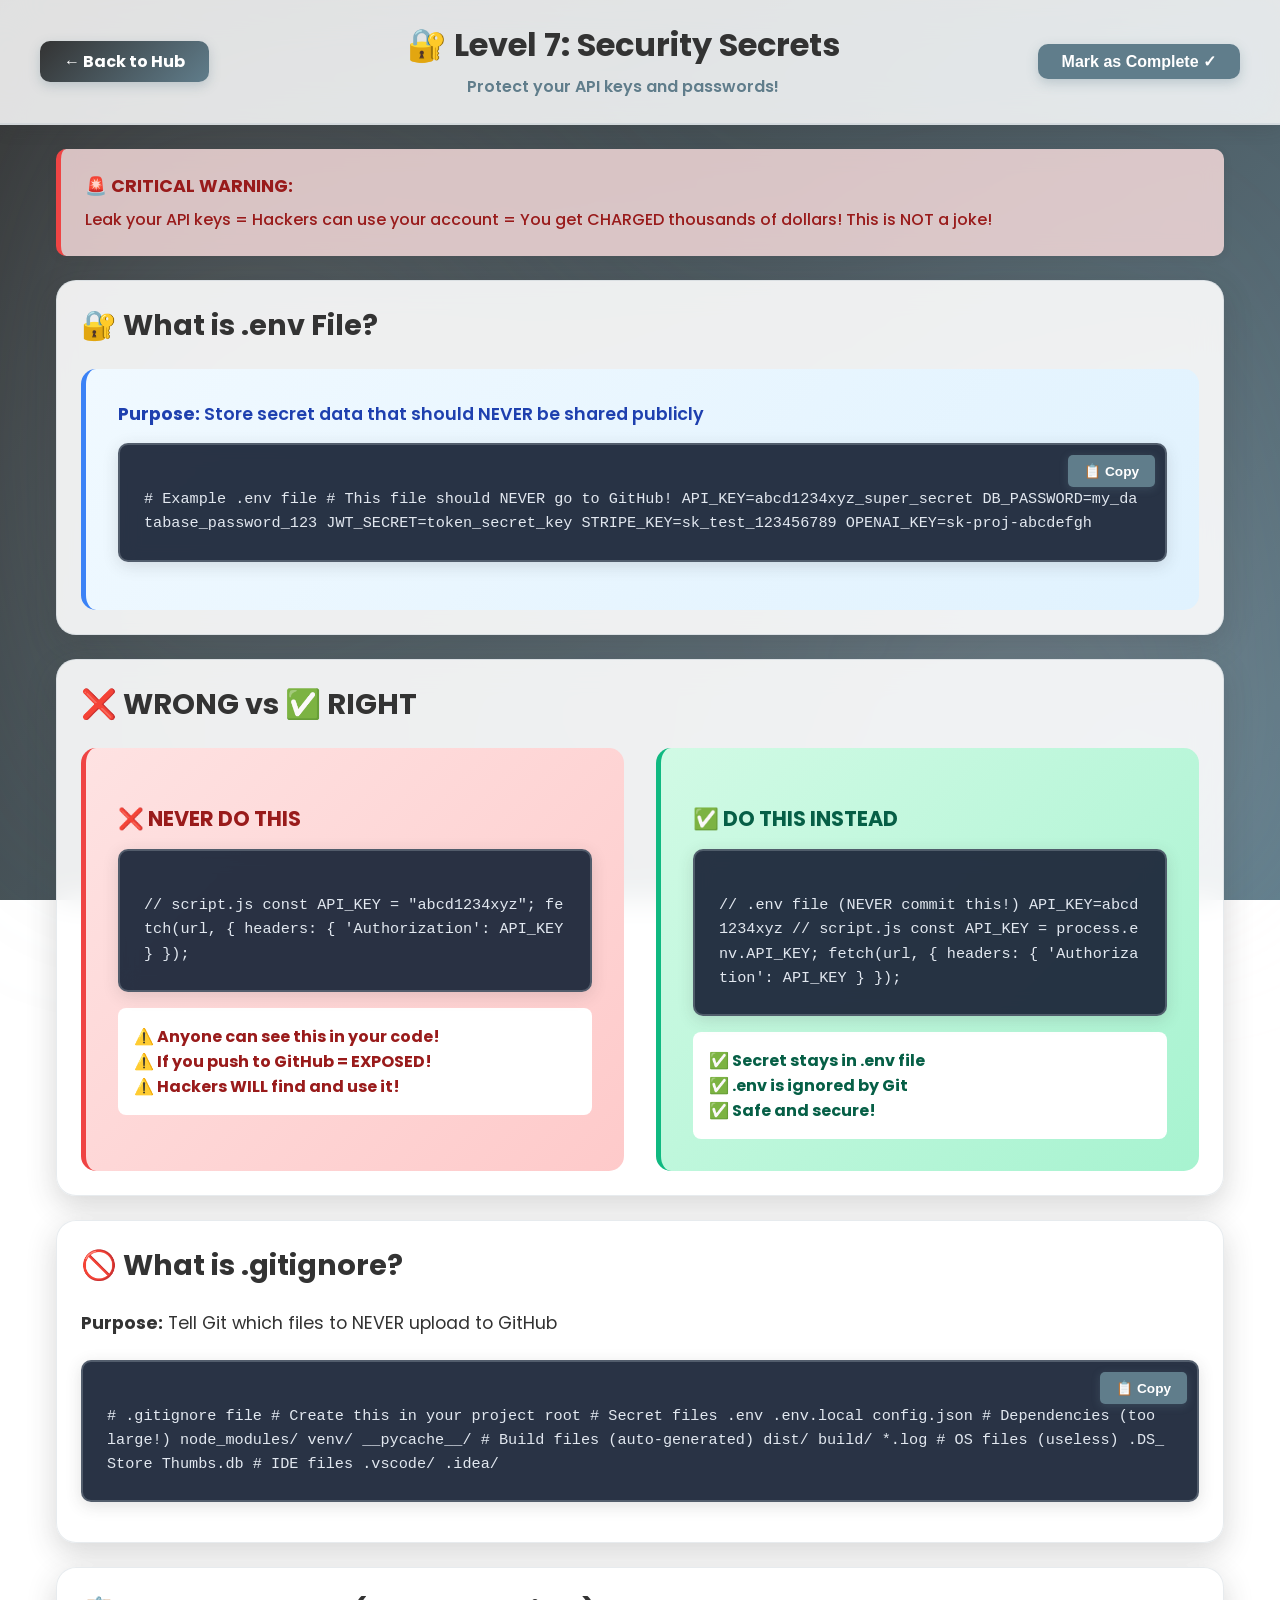
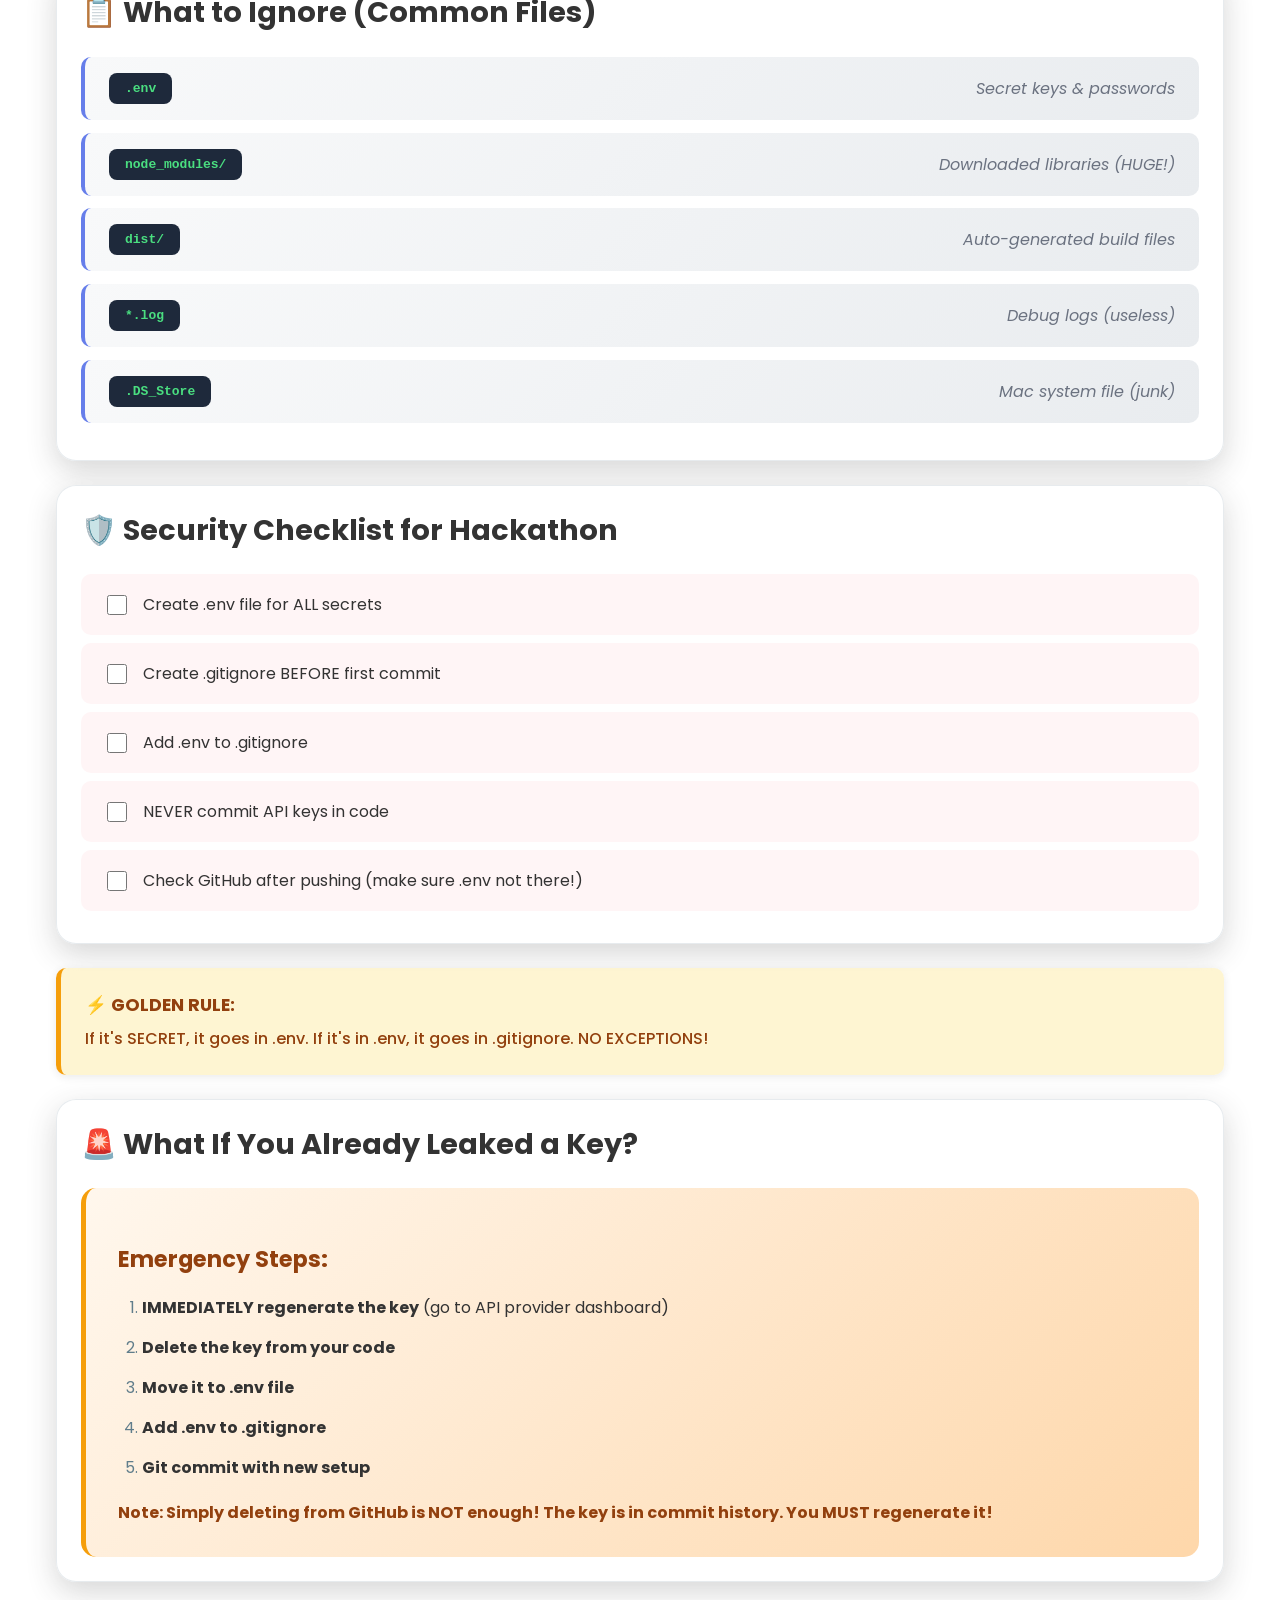
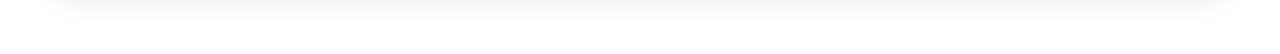
<file: pages/level7.html>
<!DOCTYPE html>
<html lang="en">
<head>
    <meta charset="UTF-8">
    <meta name="viewport" content="width=device-width, initial-scale=1.0">
    <title>Level 7 - Security Secrets</title>
    <link rel="stylesheet" href="../style.css">
</head>
<body class="level-page">
    
    <header class="level-header">
        <div class="level-header-content">
            <a href="../index.html" class="back-btn">← Back to Hub</a>
            <div class="level-title">
                <h1>🔐 Level 7: Security Secrets</h1>
                <p>Protect your API keys and passwords!</p>
            </div>
            <button class="complete-btn" data-level="7">Mark as Complete ✓</button>
        </div>
    </header>

    <main class="level-content">
        
        <div class="alert-box danger">
            <strong>🚨 CRITICAL WARNING:</strong>
            Leak your API keys = Hackers can use your account = You get CHARGED thousands of dollars! This is NOT a joke!
        </div>

        <div class="content-card">
            <h2>🔐 What is .env File?</h2>
            
            <div style="background: linear-gradient(135deg, #f0f9ff, #e0f2fe); padding: 2rem; border-radius: 15px; border-left: 5px solid #3b82f6; margin-top: 1.5rem;">
                <p style="font-size: 1.1rem; font-weight: 600; color: #1e40af; margin-bottom: 1rem;">
                    <strong>Purpose:</strong> Store secret data that should NEVER be shared publicly
                </p>
                
                <div class="code-box">
                    <code># Example .env file
# This file should NEVER go to GitHub!

API_KEY=abcd1234xyz_super_secret
DB_PASSWORD=my_database_password_123
JWT_SECRET=token_secret_key
STRIPE_KEY=sk_test_123456789
OPENAI_KEY=sk-proj-abcdefgh</code>
                    <button class="copy-code-btn" onclick="copyCode(this)">📋 Copy</button>
                </div>
            </div>
        </div>

        <div class="content-card">
            <h2>❌ WRONG vs ✅ RIGHT</h2>
            
            <div style="display: grid; grid-template-columns: repeat(auto-fit, minmax(300px, 1fr)); gap: 2rem; margin-top: 1.5rem;">
                <div style="background: linear-gradient(135deg, #fee2e2, #fecaca); padding: 2rem; border-radius: 15px; border-left: 5px solid #ef4444;">
                    <h3 style="color: #991b1b; margin-bottom: 1rem; font-size: 1.3rem;">❌ NEVER DO THIS</h3>
                    <div class="code-box">
                        <code>// script.js
const API_KEY = "abcd1234xyz";

fetch(url, { 
  headers: { 
    'Authorization': API_KEY 
  }
});</code>
                    </div>
                    <p style="color: #991b1b; font-weight: 700; margin-top: 1rem; background: white; padding: 1rem; border-radius: 8px;">
                        ⚠️ Anyone can see this in your code!<br>
                        ⚠️ If you push to GitHub = EXPOSED!<br>
                        ⚠️ Hackers WILL find and use it!
                    </p>
                </div>

                <div style="background: linear-gradient(135deg, #d1fae5, #a7f3d0); padding: 2rem; border-radius: 15px; border-left: 5px solid #10b981;">
                    <h3 style="color: #065f46; margin-bottom: 1rem; font-size: 1.3rem;">✅ DO THIS INSTEAD</h3>
                    <div class="code-box">
                        <code>// .env file (NEVER commit this!)
API_KEY=abcd1234xyz

// script.js
const API_KEY = process.env.API_KEY;

fetch(url, { 
  headers: { 
    'Authorization': API_KEY 
  }
});</code>
                    </div>
                    <p style="color: #065f46; font-weight: 700; margin-top: 1rem; background: white; padding: 1rem; border-radius: 8px;">
                        ✅ Secret stays in .env file<br>
                        ✅ .env is ignored by Git<br>
                        ✅ Safe and secure!
                    </p>
                </div>
            </div>
        </div>

        <div class="content-card">
            <h2>🚫 What is .gitignore?</h2>
            
            <p style="font-size: 1.1rem; margin-bottom: 1.5rem;"><strong>Purpose:</strong> Tell Git which files to NEVER upload to GitHub</p>
            
            <div class="code-box">
                <code># .gitignore file
# Create this in your project root

# Secret files
.env
.env.local
config.json

# Dependencies (too large!)
node_modules/
venv/
__pycache__/

# Build files (auto-generated)
dist/
build/
*.log

# OS files (useless)
.DS_Store
Thumbs.db

# IDE files
.vscode/
.idea/</code>
                <button class="copy-code-btn" onclick="copyCode(this)">📋 Copy</button>
            </div>
        </div>

        <div class="content-card">
            <h2>📋 What to Ignore (Common Files)</h2>
            
            <div style="margin-top: 1.5rem;">
                <div style="display: flex; justify-content: space-between; align-items: center; padding: 1rem 1.5rem; background: linear-gradient(135deg, #f8f9fa, #e9ecef); border-radius: 10px; margin-bottom: 0.8rem; border-left: 4px solid #667eea;">
                    <code style="background: #1e293b; color: #4ade80; padding: 0.5rem 1rem; border-radius: 8px; font-weight: 700;">.env</code>
                    <span style="color: #6b7280; font-style: italic;">Secret keys & passwords</span>
                </div>

                <div style="display: flex; justify-content: space-between; align-items: center; padding: 1rem 1.5rem; background: linear-gradient(135deg, #f8f9fa, #e9ecef); border-radius: 10px; margin-bottom: 0.8rem; border-left: 4px solid #667eea;">
                    <code style="background: #1e293b; color: #4ade80; padding: 0.5rem 1rem; border-radius: 8px; font-weight: 700;">node_modules/</code>
                    <span style="color: #6b7280; font-style: italic;">Downloaded libraries (HUGE!)</span>
                </div>

                <div style="display: flex; justify-content: space-between; align-items: center; padding: 1rem 1.5rem; background: linear-gradient(135deg, #f8f9fa, #e9ecef); border-radius: 10px; margin-bottom: 0.8rem; border-left: 4px solid #667eea;">
                    <code style="background: #1e293b; color: #4ade80; padding: 0.5rem 1rem; border-radius: 8px; font-weight: 700;">dist/</code>
                    <span style="color: #6b7280; font-style: italic;">Auto-generated build files</span>
                </div>

                <div style="display: flex; justify-content: space-between; align-items: center; padding: 1rem 1.5rem; background: linear-gradient(135deg, #f8f9fa, #e9ecef); border-radius: 10px; margin-bottom: 0.8rem; border-left: 4px solid #667eea;">
                    <code style="background: #1e293b; color: #4ade80; padding: 0.5rem 1rem; border-radius: 8px; font-weight: 700;">*.log</code>
                    <span style="color: #6b7280; font-style: italic;">Debug logs (useless)</span>
                </div>

                <div style="display: flex; justify-content: space-between; align-items: center; padding: 1rem 1.5rem; background: linear-gradient(135deg, #f8f9fa, #e9ecef); border-radius: 10px; margin-bottom: 0.8rem; border-left: 4px solid #667eea;">
                    <code style="background: #1e293b; color: #4ade80; padding: 0.5rem 1rem; border-radius: 8px; font-weight: 700;">.DS_Store</code>
                    <span style="color: #6b7280; font-style: italic;">Mac system file (junk)</span>
                </div>
            </div>
        </div>

        <div class="content-card">
            <h2>🛡️ Security Checklist for Hackathon</h2>
            
            <div class="checklist-item">
                <input type="checkbox">
                <span>Create .env file for ALL secrets</span>
            </div>
            <div class="checklist-item">
                <input type="checkbox">
                <span>Create .gitignore BEFORE first commit</span>
            </div>
            <div class="checklist-item">
                <input type="checkbox">
                <span>Add .env to .gitignore</span>
            </div>
            <div class="checklist-item">
                <input type="checkbox">
                <span>NEVER commit API keys in code</span>
            </div>
            <div class="checklist-item">
                <input type="checkbox">
                <span>Check GitHub after pushing (make sure .env not there!)</span>
            </div>
        </div>

        <div class="alert-box warning">
            <strong>⚡ GOLDEN RULE:</strong>
            If it's SECRET, it goes in .env. If it's in .env, it goes in .gitignore. NO EXCEPTIONS!
        </div>

        <div class="content-card">
            <h2>🚨 What If You Already Leaked a Key?</h2>
            
            <div style="background: linear-gradient(135deg, #fff7ed, #fed7aa); padding: 2rem; border-radius: 15px; border-left: 5px solid #f59e0b; margin-top: 1.5rem;">
                <h3 style="color: #92400e; margin-bottom: 1rem;">Emergency Steps:</h3>
                <ol style="color: #78350f; line-height: 2;">
                    <li><strong>IMMEDIATELY regenerate the key</strong> (go to API provider dashboard)</li>
                    <li><strong>Delete the key from your code</strong></li>
                    <li><strong>Move it to .env file</strong></li>
                    <li><strong>Add .env to .gitignore</strong></li>
                    <li><strong>Git commit with new setup</strong></li>
                </ol>
                <p style="margin-top: 1rem; color: #92400e; font-weight: 700;">
                    Note: Simply deleting from GitHub is NOT enough! The key is in commit history. You MUST regenerate it!
                </p>
            </div>
        </div>

    </main>

    <script src="../script.js"></script>
    <script>
        document.querySelectorAll('.checklist-item input').forEach(checkbox => {
            checkbox.addEventListener('change', function() {
                const parent = this.closest('.checklist-item');
                if (this.checked) {
                    parent.classList.add('checked');
                } else {
                    parent.classList.remove('checked');
                }
            });
        });
    </script>
</body>
</html>
</file>
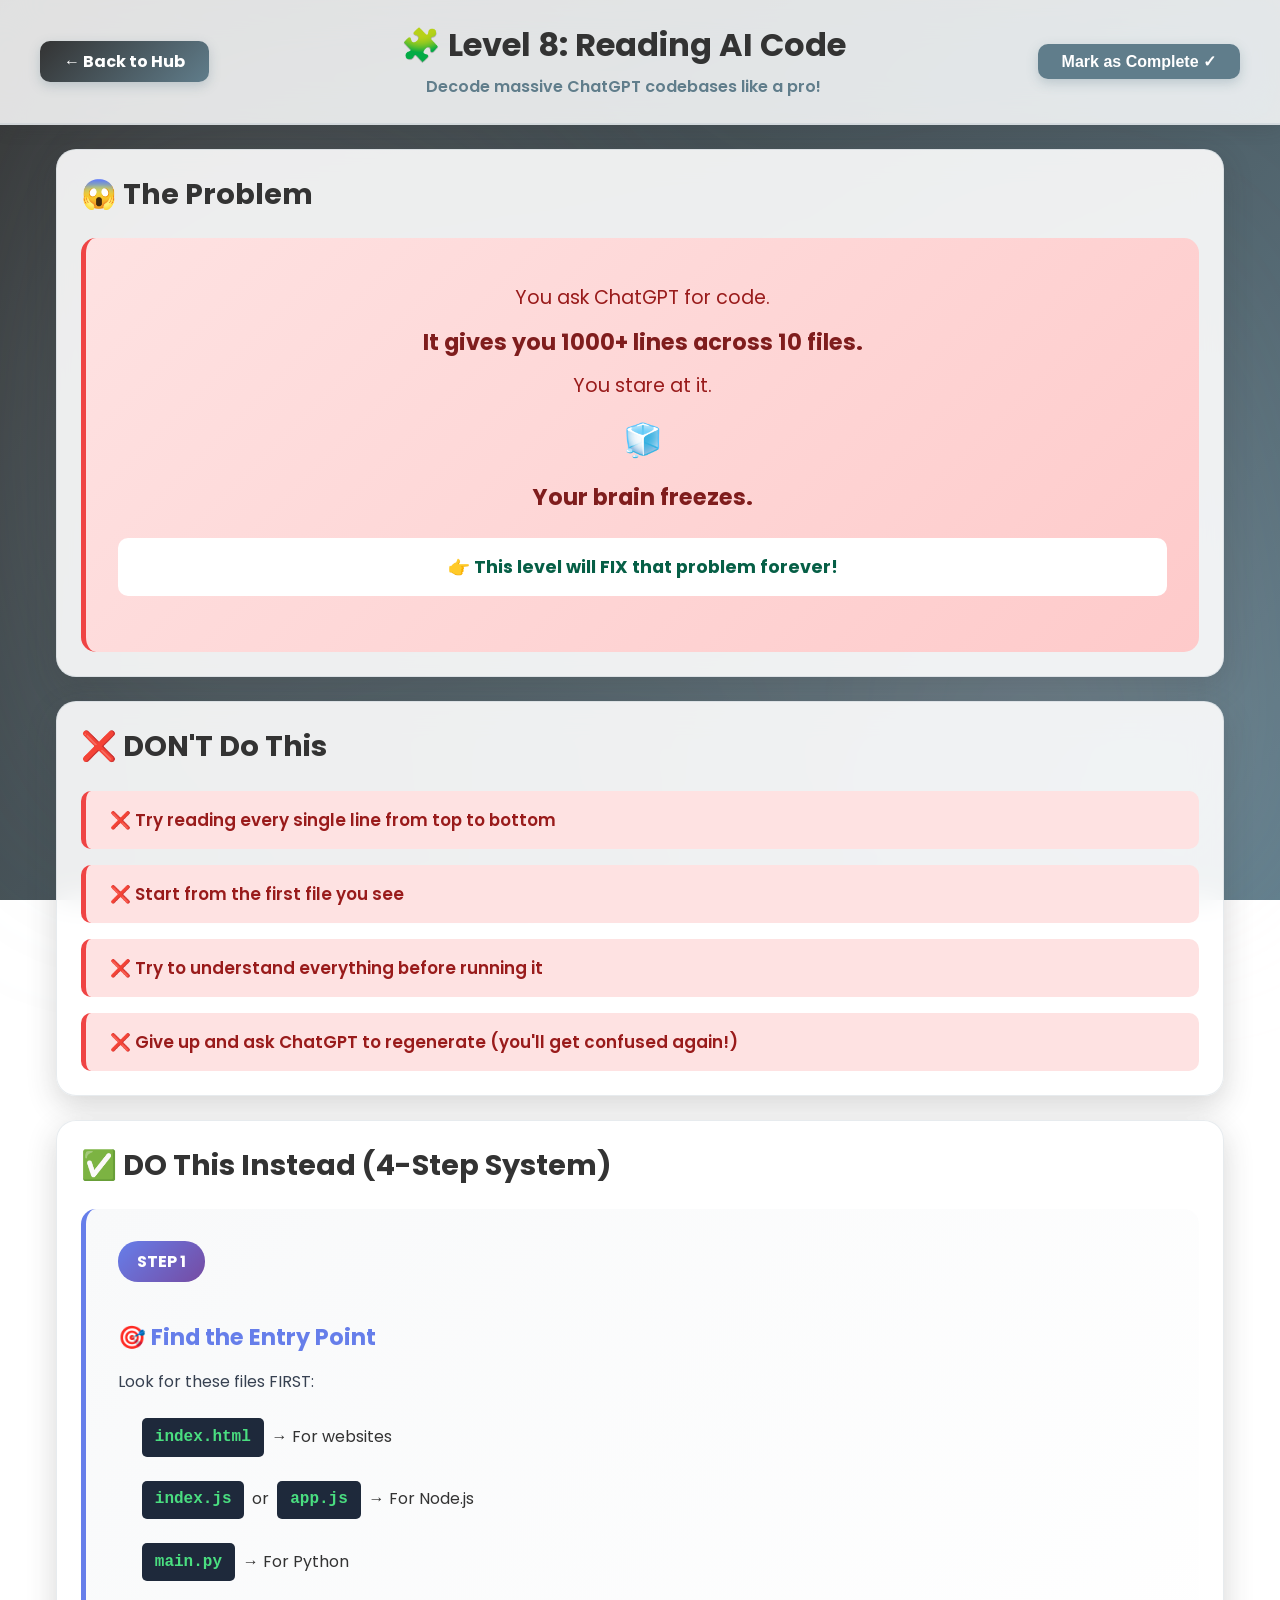
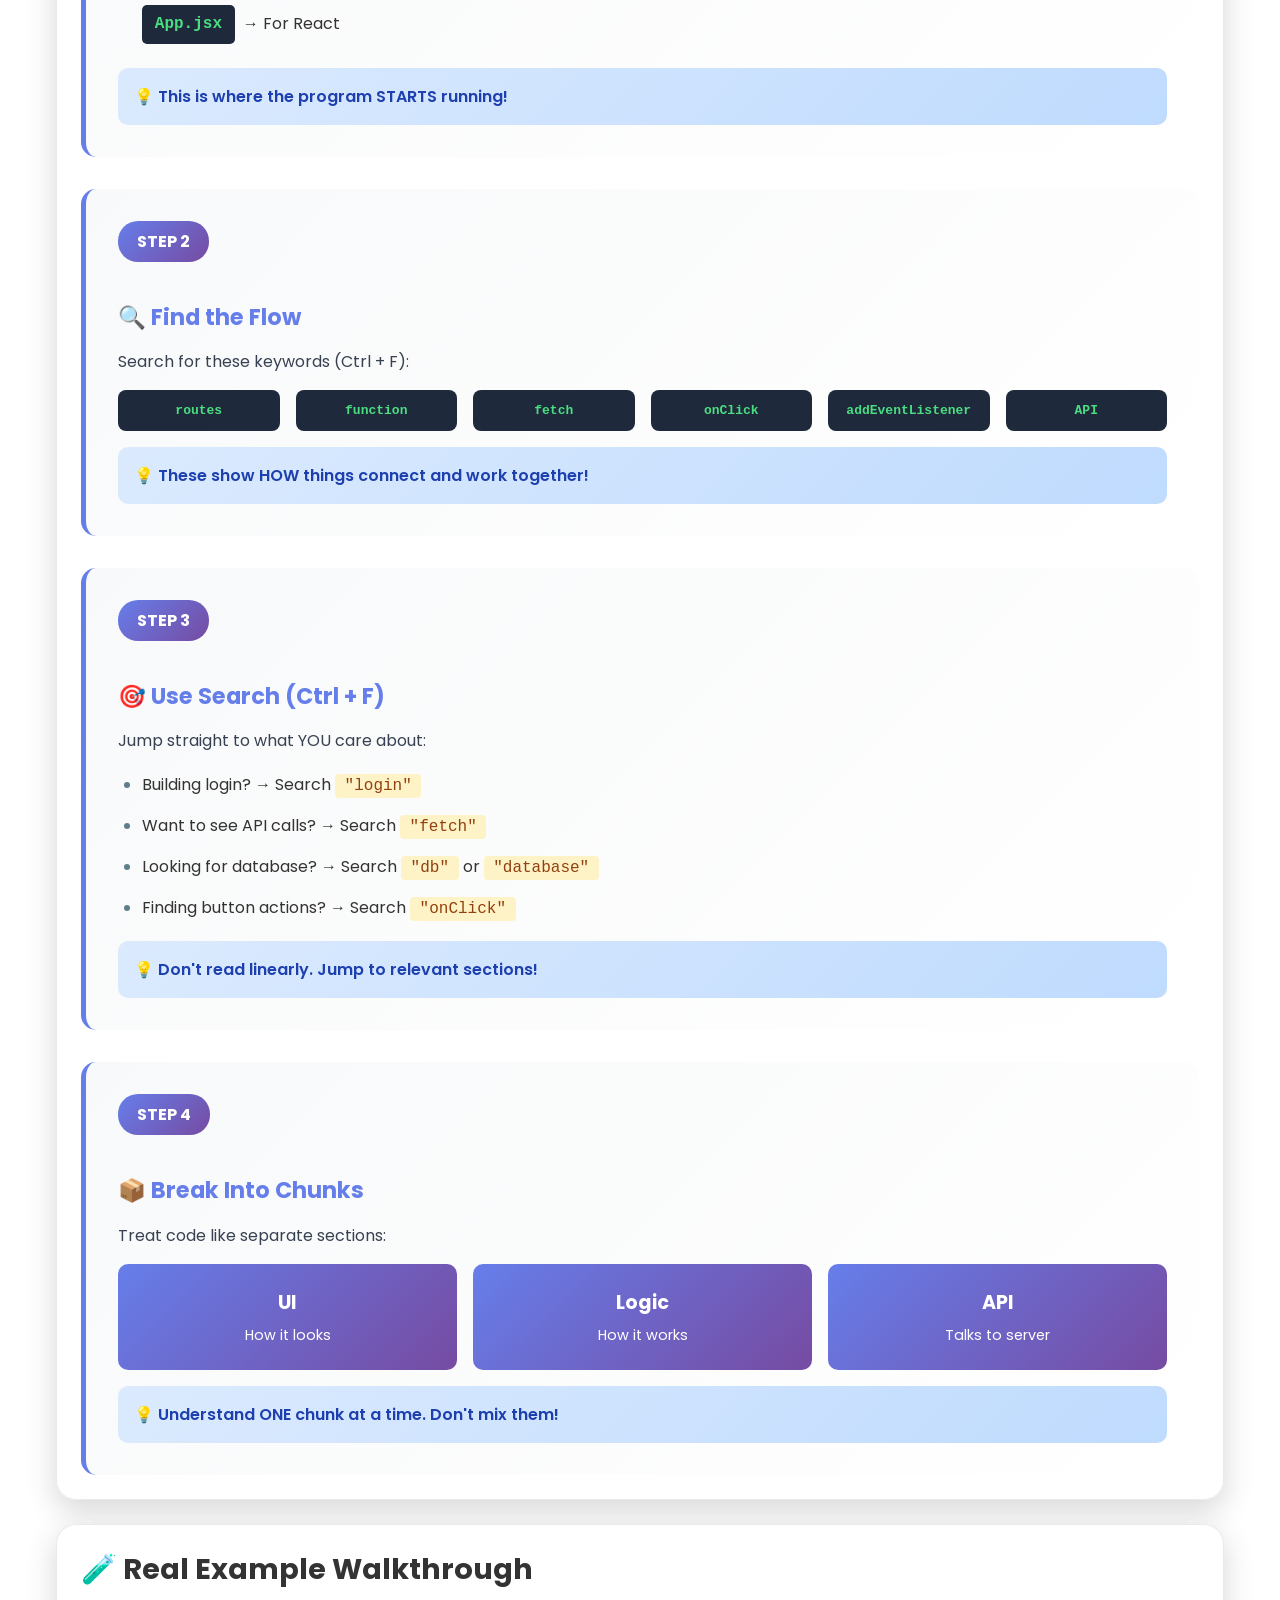
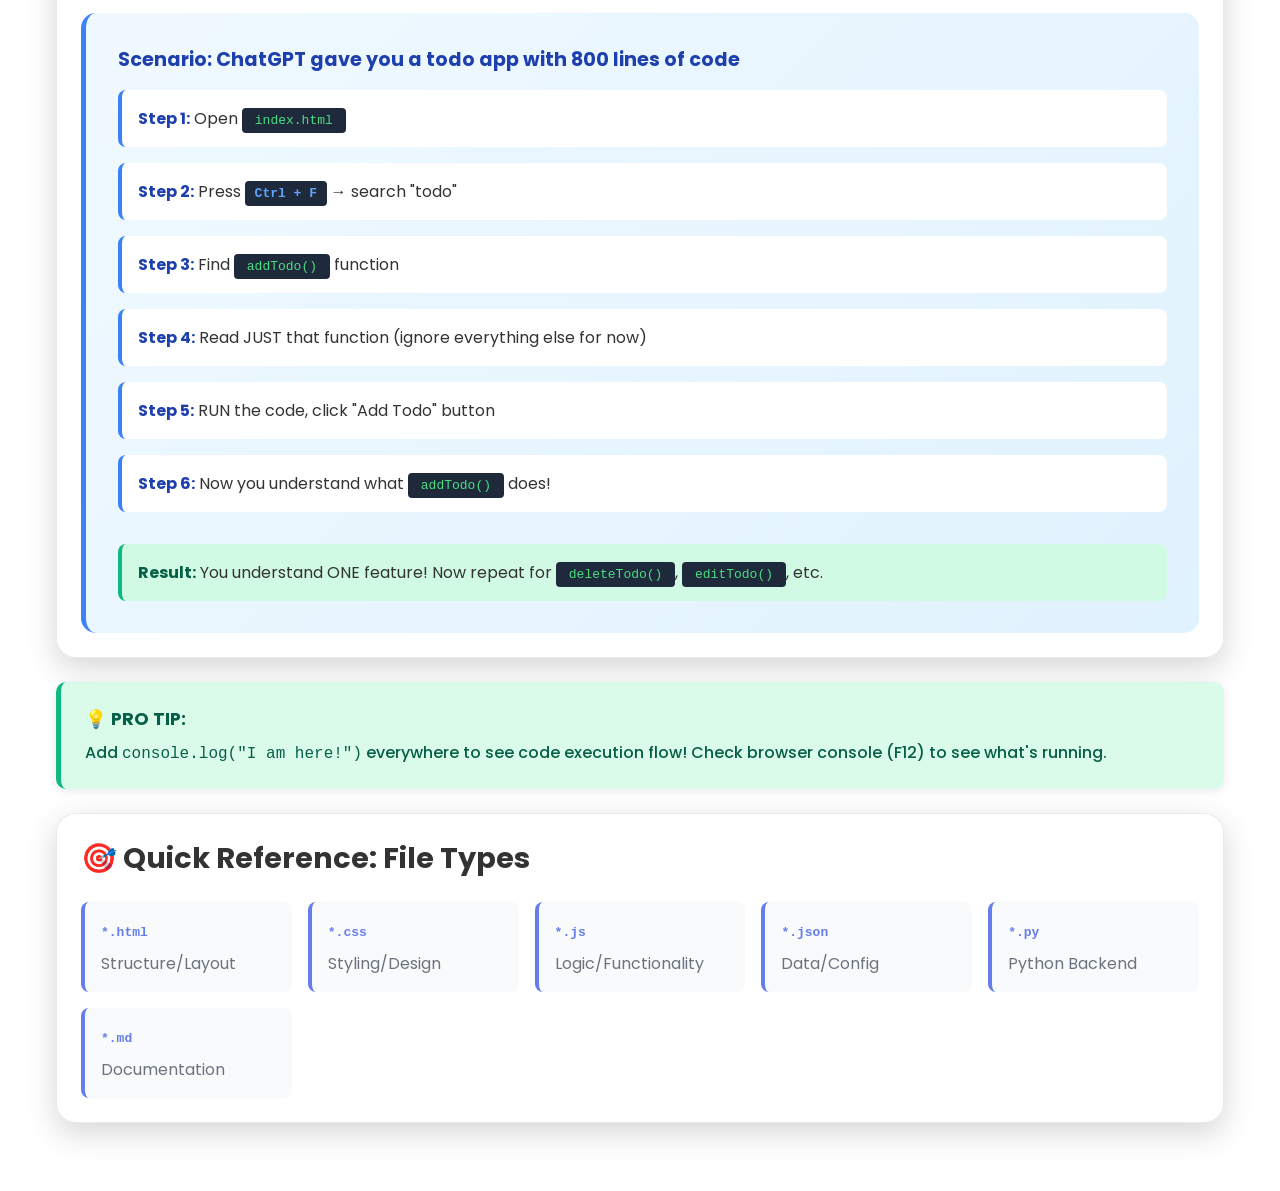
<file: pages/level8.html>
<!DOCTYPE html>
<html lang="en">
<head>
    <meta charset="UTF-8">
    <meta name="viewport" content="width=device-width, initial-scale=1.0">
    <title>Level 8 - Reading AI Code</title>
    <link rel="stylesheet" href="../style.css">
</head>
<body class="level-page">
    
    <header class="level-header">
        <div class="level-header-content">
            <a href="../index.html" class="back-btn">← Back to Hub</a>
            <div class="level-title">
                <h1>🧩 Level 8: Reading AI Code</h1>
                <p>Decode massive ChatGPT codebases like a pro!</p>
            </div>
            <button class="complete-btn" data-level="8">Mark as Complete ✓</button>
        </div>
    </header>

    <main class="level-content">
        
        <div class="content-card">
            <h2>😱 The Problem</h2>
            
            <div style="background: linear-gradient(135deg, #fee2e2, #fecaca); padding: 2rem; border-radius: 15px; border-left: 5px solid #ef4444; text-align: center; margin-top: 1.5rem;">
                <p style="font-size: 1.2rem; margin: 0.8rem 0; color: #991b1b;">You ask ChatGPT for code.</p>
                <p style="font-size: 1.4rem; margin: 0.8rem 0; color: #7f1d1d; font-weight: 700;">It gives you <strong>1000+ lines</strong> across 10 files.</p>
                <p style="font-size: 1.2rem; margin: 0.8rem 0; color: #991b1b;">You stare at it.</p>
                <p style="font-size: 2rem; margin: 1rem 0;">🧊</p>
                <p style="font-size: 1.4rem; margin: 0.8rem 0; color: #7f1d1d; font-weight: 700;">Your brain freezes.</p>
                <p style="font-size: 1.1rem; margin: 1.5rem 0; background: white; padding: 1rem; border-radius: 10px; color: #065f46; font-weight: 700;">
                    👉 This level will FIX that problem forever!
                </p>
            </div>
        </div>

        <div class="content-card">
            <h2>❌ DON'T Do This</h2>
            
            <div style="display: flex; flex-direction: column; gap: 1rem; margin-top: 1.5rem;">
                <div style="background: #fee2e2; padding: 1rem 1.5rem; border-radius: 10px; border-left: 5px solid #ef4444; color: #991b1b; font-weight: 600; font-size: 1.05rem;">
                    ❌ Try reading every single line from top to bottom
                </div>
                <div style="background: #fee2e2; padding: 1rem 1.5rem; border-radius: 10px; border-left: 5px solid #ef4444; color: #991b1b; font-weight: 600; font-size: 1.05rem;">
                    ❌ Start from the first file you see
                </div>
                <div style="background: #fee2e2; padding: 1rem 1.5rem; border-radius: 10px; border-left: 5px solid #ef4444; color: #991b1b; font-weight: 600; font-size: 1.05rem;">
                    ❌ Try to understand everything before running it
                </div>
                <div style="background: #fee2e2; padding: 1rem 1.5rem; border-radius: 10px; border-left: 5px solid #ef4444; color: #991b1b; font-weight: 600; font-size: 1.05rem;">
                    ❌ Give up and ask ChatGPT to regenerate (you'll get confused again!)
                </div>
            </div>
        </div>

        <div class="content-card">
            <h2>✅ DO This Instead (4-Step System)</h2>
            
            <div style="display: flex; flex-direction: column; gap: 2rem; margin-top: 1.5rem;">
                
                <!-- STEP 1 -->
                <div style="background: linear-gradient(135deg, #f8f9fa, #ffffff); padding: 2rem; border-radius: 15px; border-left: 5px solid #667eea;">
                    <div style="background: linear-gradient(135deg, #667eea, #764ba2); color: white; padding: 0.5rem 1.2rem; border-radius: 20px; font-weight: 700; display: inline-block; margin-bottom: 1rem;">STEP 1</div>
                    <h3 style="color: #667eea; font-size: 1.4rem; margin-bottom: 1rem;">🎯 Find the Entry Point</h3>
                    <p style="margin-bottom: 1rem; color: #374151;">Look for these files FIRST:</p>
                    <ul style="list-style: none; padding: 0; color: #374151;">
                        <li style="padding: 0.5rem 0; display: flex; align-items: center; gap: 0.5rem;">
                            <code style="background: #1e293b; color: #4ade80; padding: 0.3rem 0.8rem; border-radius: 5px; font-weight: 700;">index.html</code>
                            <span>→ For websites</span>
                        </li>
                        <li style="padding: 0.5rem 0; display: flex; align-items: center; gap: 0.5rem;">
                            <code style="background: #1e293b; color: #4ade80; padding: 0.3rem 0.8rem; border-radius: 5px; font-weight: 700;">index.js</code> or <code style="background: #1e293b; color: #4ade80; padding: 0.3rem 0.8rem; border-radius: 5px; font-weight: 700;">app.js</code>
                            <span>→ For Node.js</span>
                        </li>
                        <li style="padding: 0.5rem 0; display: flex; align-items: center; gap: 0.5rem;">
                            <code style="background: #1e293b; color: #4ade80; padding: 0.3rem 0.8rem; border-radius: 5px; font-weight: 700;">main.py</code>
                            <span>→ For Python</span>
                        </li>
                        <li style="padding: 0.5rem 0; display: flex; align-items: center; gap: 0.5rem;">
                            <code style="background: #1e293b; color: #4ade80; padding: 0.3rem 0.8rem; border-radius: 5px; font-weight: 700;">App.jsx</code>
                            <span>→ For React</span>
                        </li>
                    </ul>
                    <div style="background: linear-gradient(135deg, #dbeafe, #bfdbfe); padding: 1rem; border-radius: 10px; margin-top: 1rem; color: #1e40af; font-weight: 600;">
                        💡 This is where the program STARTS running!
                    </div>
                </div>

                <!-- STEP 2 -->
                <div style="background: linear-gradient(135deg, #f8f9fa, #ffffff); padding: 2rem; border-radius: 15px; border-left: 5px solid #667eea;">
                    <div style="background: linear-gradient(135deg, #667eea, #764ba2); color: white; padding: 0.5rem 1.2rem; border-radius: 20px; font-weight: 700; display: inline-block; margin-bottom: 1rem;">STEP 2</div>
                    <h3 style="color: #667eea; font-size: 1.4rem; margin-bottom: 1rem;">🔍 Find the Flow</h3>
                    <p style="margin-bottom: 1rem; color: #374151;">Search for these keywords (Ctrl + F):</p>
                    <div style="display: grid; grid-template-columns: repeat(auto-fit, minmax(120px, 1fr)); gap: 1rem;">
                        <code style="background: #1e293b; color: #4ade80; padding: 0.8rem; border-radius: 8px; text-align: center; font-weight: 700;">routes</code>
                        <code style="background: #1e293b; color: #4ade80; padding: 0.8rem; border-radius: 8px; text-align: center; font-weight: 700;">function</code>
                        <code style="background: #1e293b; color: #4ade80; padding: 0.8rem; border-radius: 8px; text-align: center; font-weight: 700;">fetch</code>
                        <code style="background: #1e293b; color: #4ade80; padding: 0.8rem; border-radius: 8px; text-align: center; font-weight: 700;">onClick</code>
                        <code style="background: #1e293b; color: #4ade80; padding: 0.8rem; border-radius: 8px; text-align: center; font-weight: 700;">addEventListener</code>
                        <code style="background: #1e293b; color: #4ade80; padding: 0.8rem; border-radius: 8px; text-align: center; font-weight: 700;">API</code>
                    </div>
                    <div style="background: linear-gradient(135deg, #dbeafe, #bfdbfe); padding: 1rem; border-radius: 10px; margin-top: 1rem; color: #1e40af; font-weight: 600;">
                        💡 These show HOW things connect and work together!
                    </div>
                </div>

                <!-- STEP 3 -->
                <div style="background: linear-gradient(135deg, #f8f9fa, #ffffff); padding: 2rem; border-radius: 15px; border-left: 5px solid #667eea;">
                    <div style="background: linear-gradient(135deg, #667eea, #764ba2); color: white; padding: 0.5rem 1.2rem; border-radius: 20px; font-weight: 700; display: inline-block; margin-bottom: 1rem;">STEP 3</div>
                    <h3 style="color: #667eea; font-size: 1.4rem; margin-bottom: 1rem;">🎯 Use Search (Ctrl + F)</h3>
                    <p style="margin-bottom: 1rem; color: #374151;">Jump straight to what YOU care about:</p>
                    <ul style="color: #374151; line-height: 2;">
                        <li>Building login? → Search <code style="background: #fef3c7; color: #92400e; padding: 0.2rem 0.6rem; border-radius: 4px;">"login"</code></li>
                        <li>Want to see API calls? → Search <code style="background: #fef3c7; color: #92400e; padding: 0.2rem 0.6rem; border-radius: 4px;">"fetch"</code></li>
                        <li>Looking for database? → Search <code style="background: #fef3c7; color: #92400e; padding: 0.2rem 0.6rem; border-radius: 4px;">"db"</code> or <code style="background: #fef3c7; color: #92400e; padding: 0.2rem 0.6rem; border-radius: 4px;">"database"</code></li>
                        <li>Finding button actions? → Search <code style="background: #fef3c7; color: #92400e; padding: 0.2rem 0.6rem; border-radius: 4px;">"onClick"</code></li>
                    </ul>
                    <div style="background: linear-gradient(135deg, #dbeafe, #bfdbfe); padding: 1rem; border-radius: 10px; margin-top: 1rem; color: #1e40af; font-weight: 600;">
                        💡 Don't read linearly. Jump to relevant sections!
                    </div>
                </div>

                <!-- STEP 4 -->
                <div style="background: linear-gradient(135deg, #f8f9fa, #ffffff); padding: 2rem; border-radius: 15px; border-left: 5px solid #667eea;">
                    <div style="background: linear-gradient(135deg, #667eea, #764ba2); color: white; padding: 0.5rem 1.2rem; border-radius: 20px; font-weight: 700; display: inline-block; margin-bottom: 1rem;">STEP 4</div>
                    <h3 style="color: #667eea; font-size: 1.4rem; margin-bottom: 1rem;">📦 Break Into Chunks</h3>
                    <p style="margin-bottom: 1rem; color: #374151;">Treat code like separate sections:</p>
                    <div style="display: flex; gap: 1rem; flex-wrap: wrap;">
                        <div style="background: linear-gradient(135deg, #667eea, #764ba2); color: white; padding: 1.5rem; border-radius: 10px; flex: 1; min-width: 150px; text-align: center;">
                            <strong style="display: block; font-size: 1.2rem; margin-bottom: 0.5rem;">UI</strong>
                            <p style="margin: 0; font-size: 0.9rem;">How it looks</p>
                        </div>
                        <div style="background: linear-gradient(135deg, #667eea, #764ba2); color: white; padding: 1.5rem; border-radius: 10px; flex: 1; min-width: 150px; text-align: center;">
                            <strong style="display: block; font-size: 1.2rem; margin-bottom: 0.5rem;">Logic</strong>
                            <p style="margin: 0; font-size: 0.9rem;">How it works</p>
                        </div>
                        <div style="background: linear-gradient(135deg, #667eea, #764ba2); color: white; padding: 1.5rem; border-radius: 10px; flex: 1; min-width: 150px; text-align: center;">
                            <strong style="display: block; font-size: 1.2rem; margin-bottom: 0.5rem;">API</strong>
                            <p style="margin: 0; font-size: 0.9rem;">Talks to server</p>
                        </div>
                    </div>
                    <div style="background: linear-gradient(135deg, #dbeafe, #bfdbfe); padding: 1rem; border-radius: 10px; margin-top: 1rem; color: #1e40af; font-weight: 600;">
                        💡 Understand ONE chunk at a time. Don't mix them!
                    </div>
                </div>

            </div>
        </div>

        <div class="content-card">
            <h2>🧪 Real Example Walkthrough</h2>
            
            <div style="background: linear-gradient(135deg, #f0f9ff, #e0f2fe); padding: 2rem; border-radius: 15px; border-left: 5px solid #3b82f6; margin-top: 1.5rem;">
                <p style="font-weight: 700; color: #1e40af; font-size: 1.2rem; margin-bottom: 1rem;">
                    Scenario: ChatGPT gave you a todo app with 800 lines of code
                </p>
                
                <div style="display: flex; flex-direction: column; gap: 1rem;">
                    <div style="background: white; padding: 1rem; border-radius: 8px; border-left: 4px solid #3b82f6;">
                        <strong style="color: #1e40af;">Step 1:</strong> Open <code style="background: #1e293b; color: #4ade80; padding: 0.3rem 0.8rem; border-radius: 4px;">index.html</code>
                    </div>
                    <div style="background: white; padding: 1rem; border-radius: 8px; border-left: 4px solid #3b82f6;">
                        <strong style="color: #1e40af;">Step 2:</strong> Press <kbd style="background: #1e293b; color: #60a5fa; padding: 0.3rem 0.6rem; border-radius: 4px; font-weight: 700;">Ctrl + F</kbd> → search "todo"
                    </div>
                    <div style="background: white; padding: 1rem; border-radius: 8px; border-left: 4px solid #3b82f6;">
                        <strong style="color: #1e40af;">Step 3:</strong> Find <code style="background: #1e293b; color: #4ade80; padding: 0.3rem 0.8rem; border-radius: 4px;">addTodo()</code> function
                    </div>
                    <div style="background: white; padding: 1rem; border-radius: 8px; border-left: 4px solid #3b82f6;">
                        <strong style="color: #1e40af;">Step 4:</strong> Read JUST that function (ignore everything else for now)
                    </div>
                    <div style="background: white; padding: 1rem; border-radius: 8px; border-left: 4px solid #3b82f6;">
                        <strong style="color: #1e40af;">Step 5:</strong> RUN the code, click "Add Todo" button
                    </div>
                    <div style="background: white; padding: 1rem; border-radius: 8px; border-left: 4px solid #3b82f6;">
                        <strong style="color: #1e40af;">Step 6:</strong> Now you understand what <code style="background: #1e293b; color: #4ade80; padding: 0.3rem 0.8rem; border-radius: 4px;">addTodo()</code> does!
                    </div>
                    <div style="background: #d1fae5; padding: 1rem; border-radius: 8px; border-left: 4px solid #10b981; margin-top: 1rem;">
                        <strong style="color: #065f46;">Result:</strong> You understand ONE feature! Now repeat for <code style="background: #1e293b; color: #4ade80; padding: 0.3rem 0.8rem; border-radius: 4px;">deleteTodo()</code>, <code style="background: #1e293b; color: #4ade80; padding: 0.3rem 0.8rem; border-radius: 4px;">editTodo()</code>, etc.
                    </div>
                </div>
            </div>
        </div>

        <div class="alert-box success">
            <strong>💡 PRO TIP:</strong>
            Add <code>console.log("I am here!")</code> everywhere to see code execution flow! Check browser console (F12) to see what's running.
        </div>

        <div class="content-card">
            <h2>🎯 Quick Reference: File Types</h2>
            
            <div style="display: grid; grid-template-columns: repeat(auto-fit, minmax(200px, 1fr)); gap: 1rem; margin-top: 1.5rem;">
                <div style="background: #f9fafb; padding: 1rem; border-radius: 8px; border-left: 4px solid #667eea;">
                    <code style="color: #667eea; font-weight: 700;">*.html</code>
                    <p style="margin: 0.5rem 0 0 0; color: #6b7280;">Structure/Layout</p>
                </div>
                <div style="background: #f9fafb; padding: 1rem; border-radius: 8px; border-left: 4px solid #667eea;">
                    <code style="color: #667eea; font-weight: 700;">*.css</code>
                    <p style="margin: 0.5rem 0 0 0; color: #6b7280;">Styling/Design</p>
                </div>
                <div style="background: #f9fafb; padding: 1rem; border-radius: 8px; border-left: 4px solid #667eea;">
                    <code style="color: #667eea; font-weight: 700;">*.js</code>
                    <p style="margin: 0.5rem 0 0 0; color: #6b7280;">Logic/Functionality</p>
                </div>
                <div style="background: #f9fafb; padding: 1rem; border-radius: 8px; border-left: 4px solid #667eea;">
                    <code style="color: #667eea; font-weight: 700;">*.json</code>
                    <p style="margin: 0.5rem 0 0 0; color: #6b7280;">Data/Config</p>
                </div>
                <div style="background: #f9fafb; padding: 1rem; border-radius: 8px; border-left: 4px solid #667eea;">
                    <code style="color: #667eea; font-weight: 700;">*.py</code>
                    <p style="margin: 0.5rem 0 0 0; color: #6b7280;">Python Backend</p>
                </div>
                <div style="background: #f9fafb; padding: 1rem; border-radius: 8px; border-left: 4px solid #667eea;">
                    <code style="color: #667eea; font-weight: 700;">*.md</code>
                    <p style="margin: 0.5rem 0 0 0; color: #6b7280;">Documentation</p>
                </div>
            </div>
        </div>

    </main>

    <script src="../script.js"></script>
</body>
</html>
</file>
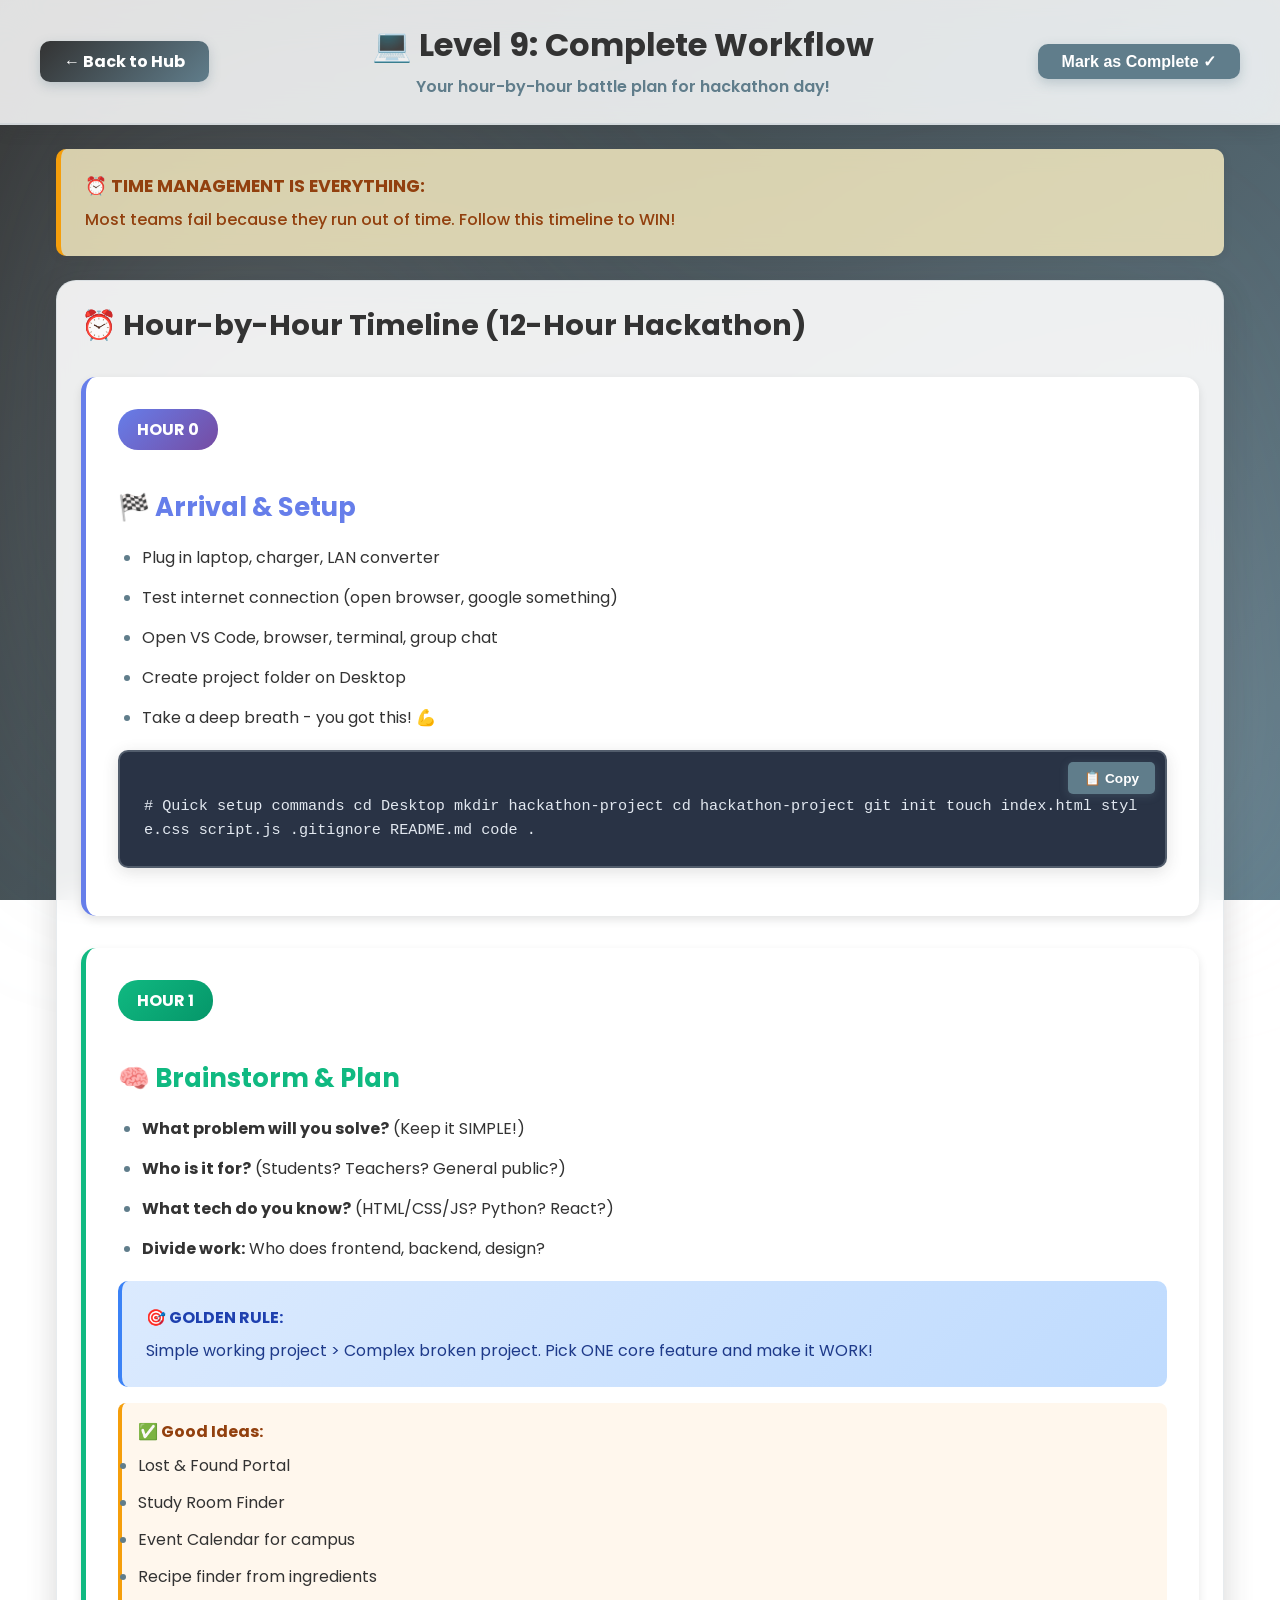
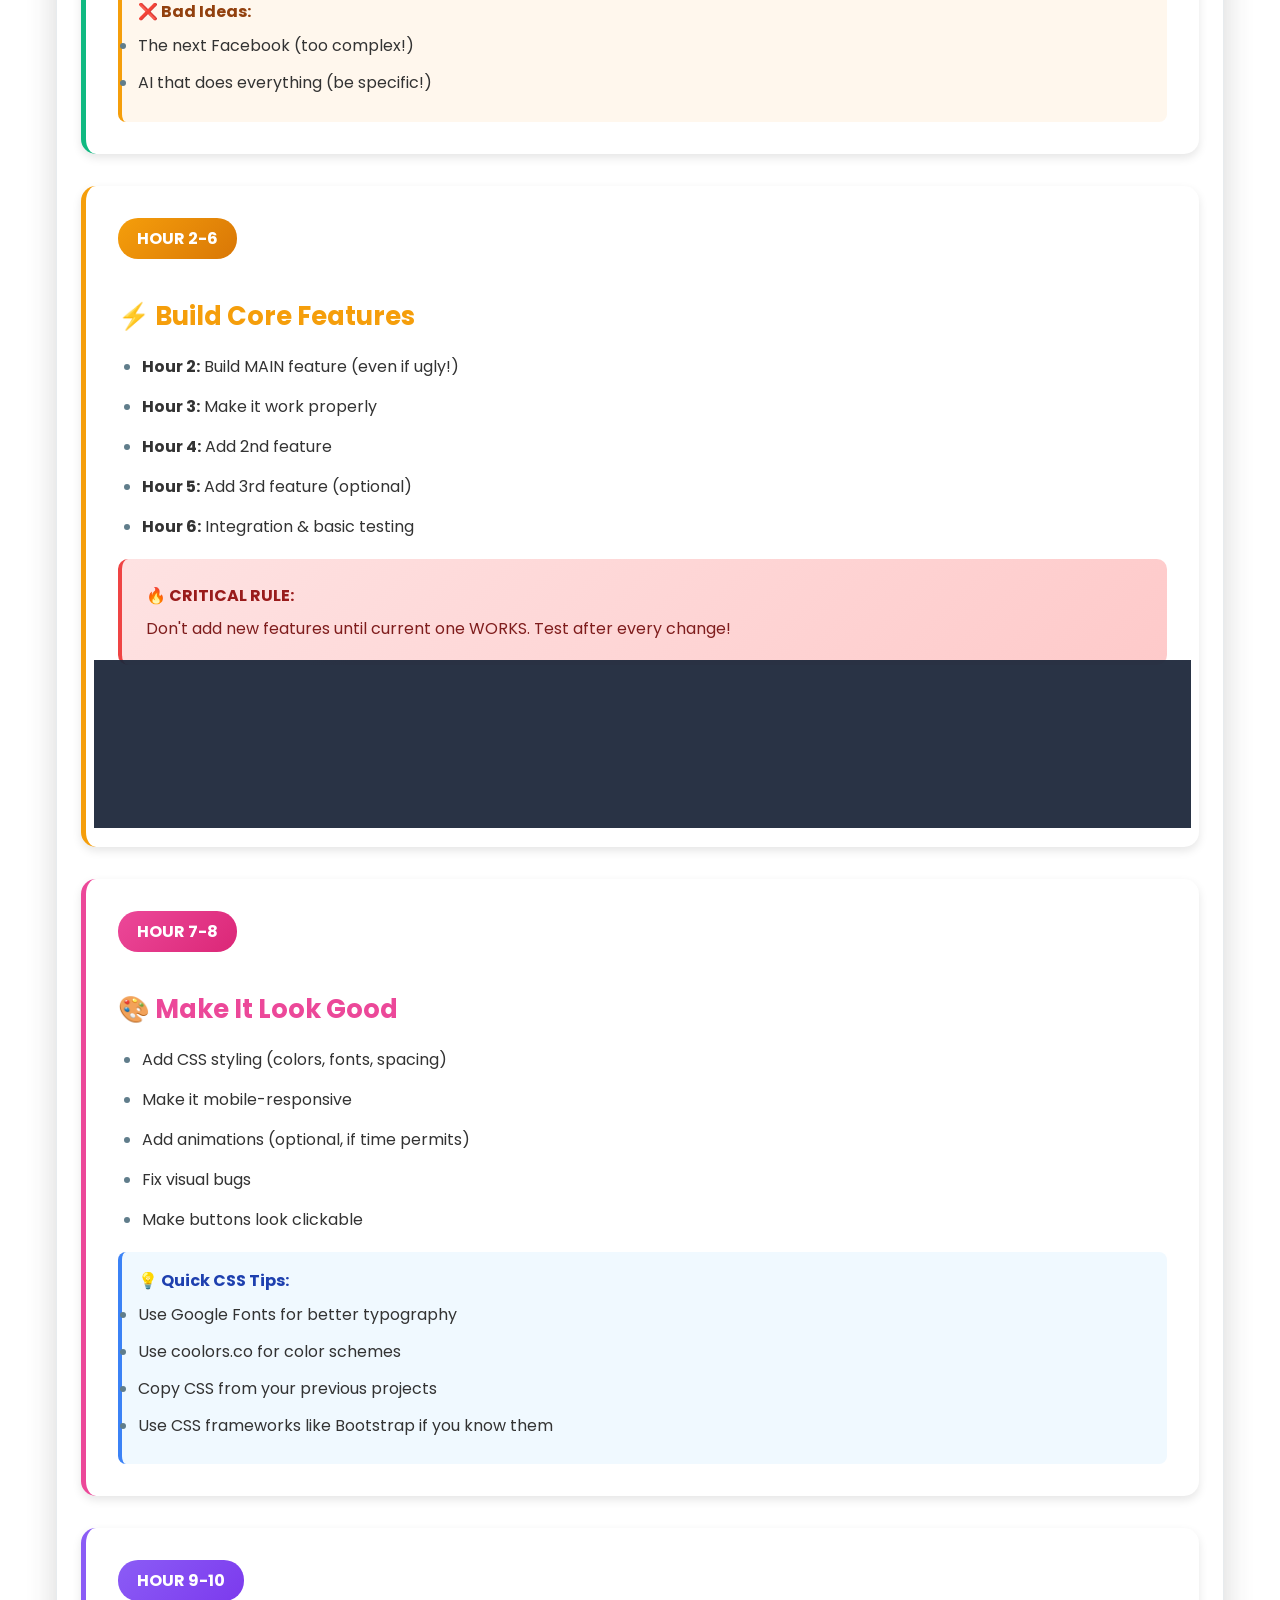
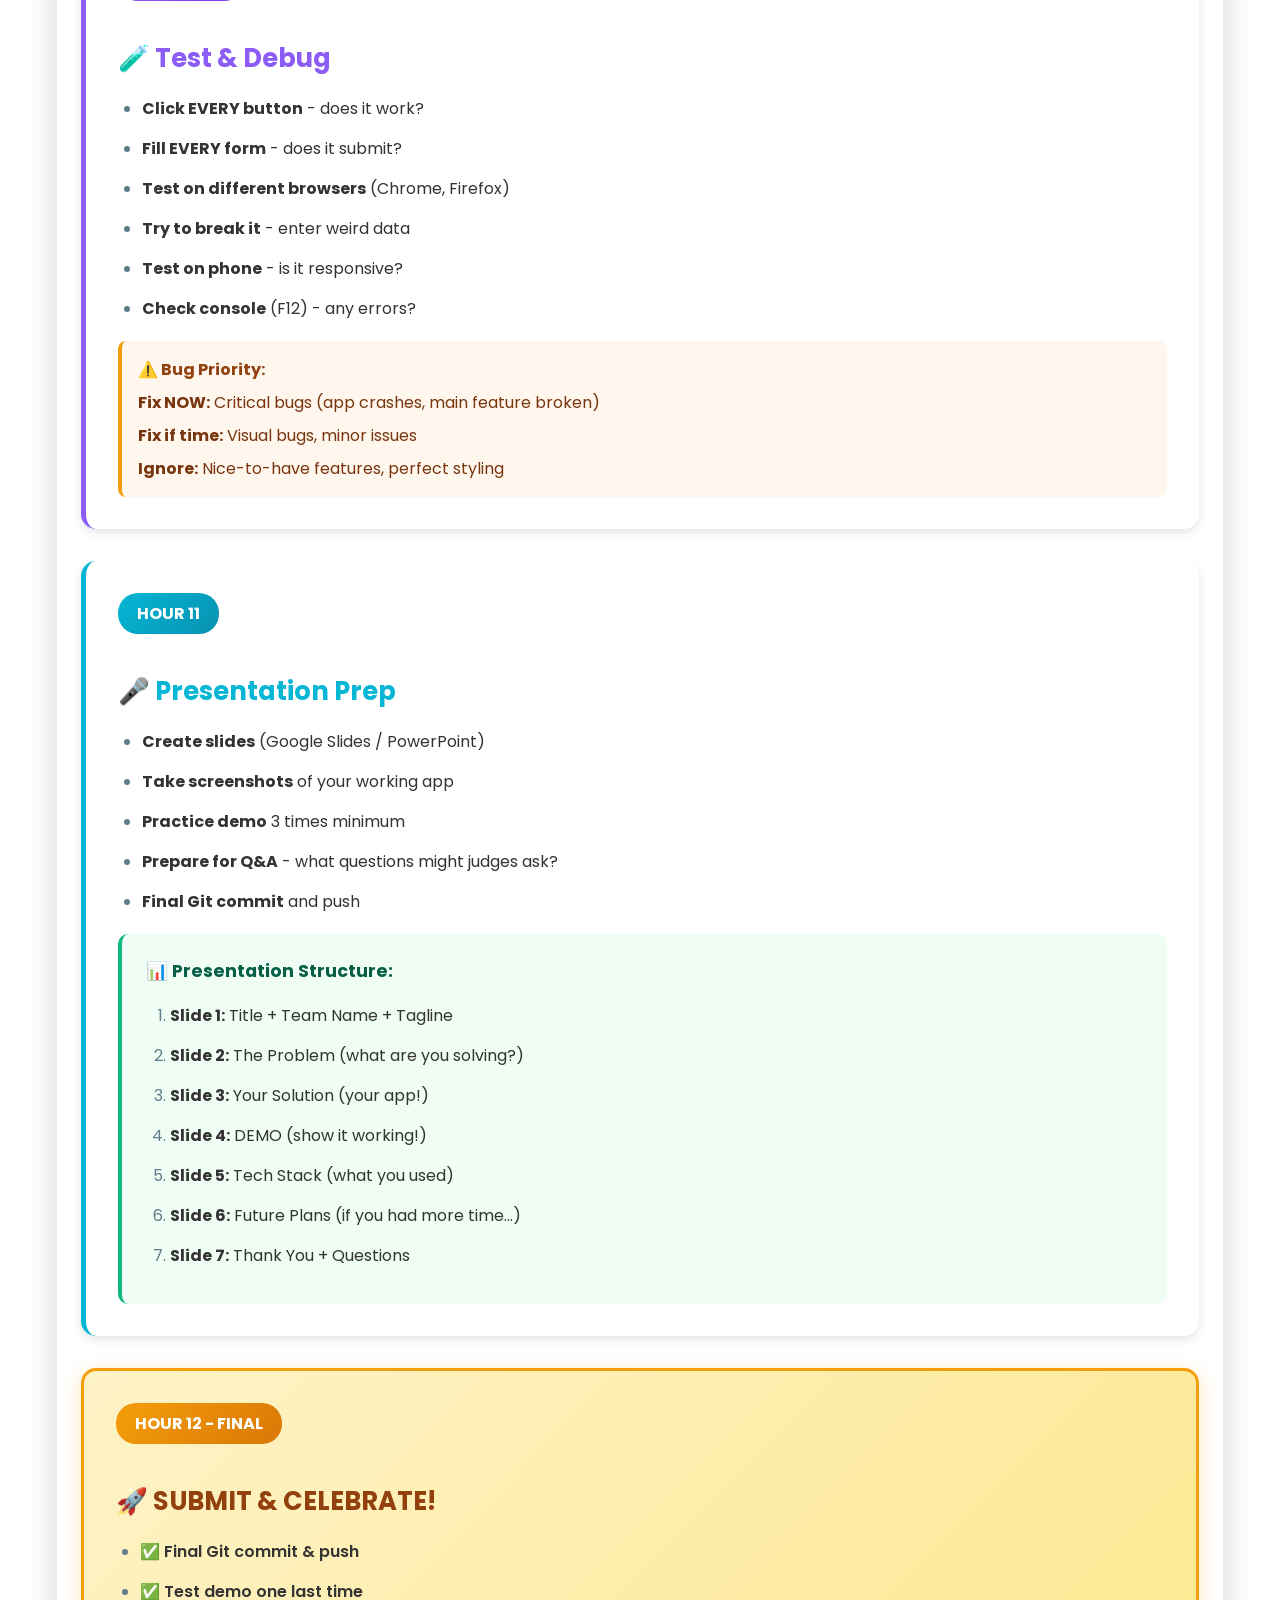
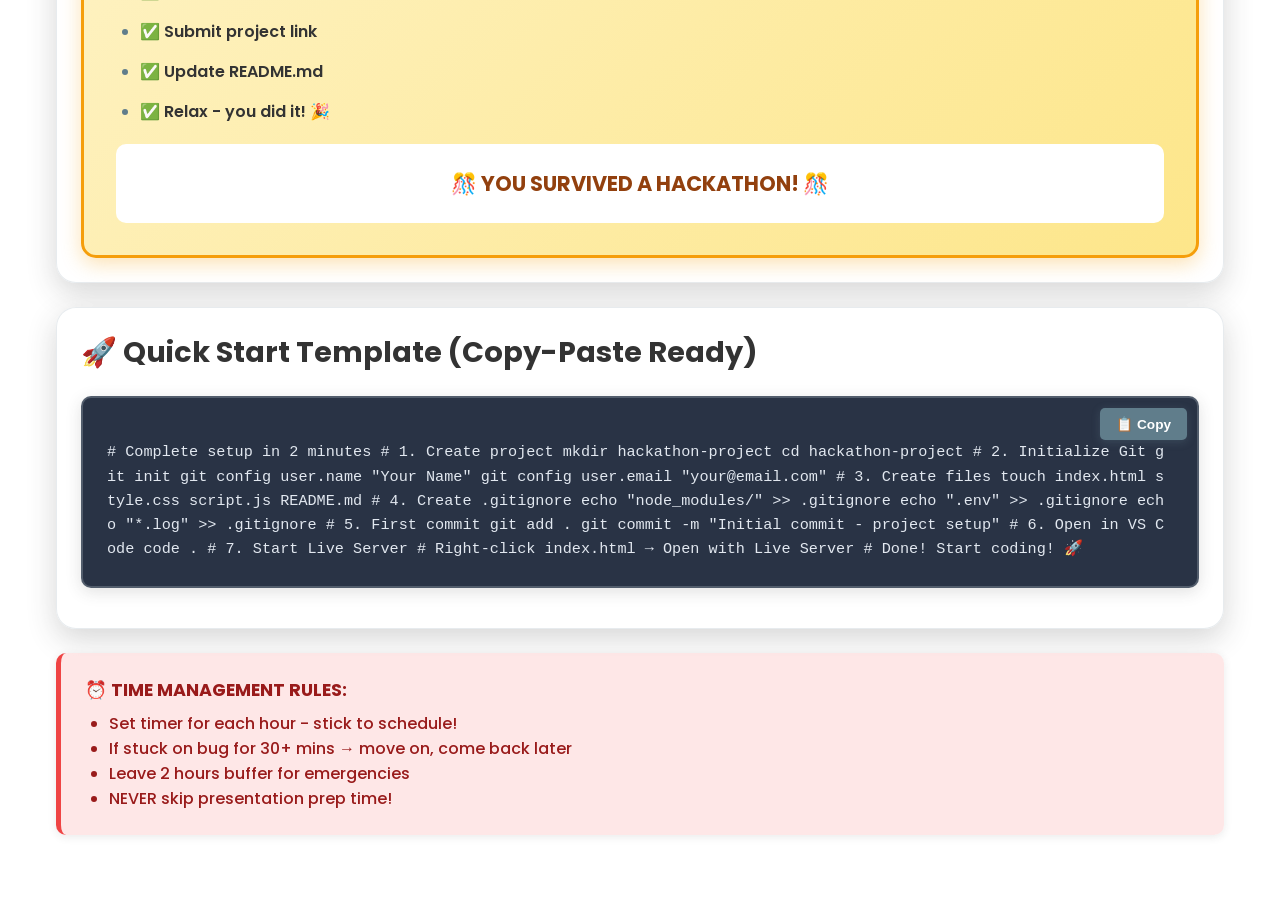
<file: pages/level9.html>
<!DOCTYPE html>
<html lang="en">
<head>
    <meta charset="UTF-8">
    <meta name="viewport" content="width=device-width, initial-scale=1.0">
    <title>Level 9 - Complete Workflow</title>
    <link rel="stylesheet" href="../style.css">
</head>
<body class="level-page">
    
    <header class="level-header">
        <div class="level-header-content">
            <a href="../index.html" class="back-btn">← Back to Hub</a>
            <div class="level-title">
                <h1>💻 Level 9: Complete Workflow</h1>
                <p>Your hour-by-hour battle plan for hackathon day!</p>
            </div>
            <button class="complete-btn" data-level="9">Mark as Complete ✓</button>
        </div>
    </header>

    <main class="level-content">
        
        <div class="alert-box warning">
            <strong>⏰ TIME MANAGEMENT IS EVERYTHING:</strong>
            Most teams fail because they run out of time. Follow this timeline to WIN!
        </div>

        <div class="content-card">
            <h2>⏰ Hour-by-Hour Timeline (12-Hour Hackathon)</h2>
            
            <div style="display: flex; flex-direction: column; gap: 2rem; margin-top: 2rem;">
                
                <!-- HOUR 0 -->
                <div style="background: white; padding: 2rem; border-radius: 15px; border-left: 5px solid #667eea; box-shadow: 0 4px 10px rgba(0,0,0,0.1); transition: all 0.3s;">
                    <div style="background: linear-gradient(135deg, #667eea, #764ba2); color: white; padding: 0.5rem 1.2rem; border-radius: 20px; font-weight: 700; display: inline-block; margin-bottom: 1rem;">HOUR 0</div>
                    <h3 style="color: #667eea; font-size: 1.6rem; margin-bottom: 1rem;">🏁 Arrival & Setup</h3>
                    <ul style="color: #374151; line-height: 2; font-size: 1.05rem;">
                        <li>Plug in laptop, charger, LAN converter</li>
                        <li>Test internet connection (open browser, google something)</li>
                        <li>Open VS Code, browser, terminal, group chat</li>
                        <li>Create project folder on Desktop</li>
                        <li>Take a deep breath - you got this! 💪</li>
                    </ul>
                    <div class="code-box" style="margin-top: 1rem;">
                        <code># Quick setup commands
cd Desktop
mkdir hackathon-project
cd hackathon-project
git init
touch index.html style.css script.js .gitignore README.md
code .</code>
                        <button class="copy-code-btn" onclick="copyCode(this)">📋 Copy</button>
                    </div>
                </div>

                <!-- HOUR 1 -->
                <div style="background: white; padding: 2rem; border-radius: 15px; border-left: 5px solid #10b981; box-shadow: 0 4px 10px rgba(0,0,0,0.1);">
                    <div style="background: linear-gradient(135deg, #10b981, #059669); color: white; padding: 0.5rem 1.2rem; border-radius: 20px; font-weight: 700; display: inline-block; margin-bottom: 1rem;">HOUR 1</div>
                    <h3 style="color: #10b981; font-size: 1.6rem; margin-bottom: 1rem;">🧠 Brainstorm & Plan</h3>
                    <ul style="color: #374151; line-height: 2; font-size: 1.05rem;">
                        <li><strong>What problem will you solve?</strong> (Keep it SIMPLE!)</li>
                        <li><strong>Who is it for?</strong> (Students? Teachers? General public?)</li>
                        <li><strong>What tech do you know?</strong> (HTML/CSS/JS? Python? React?)</li>
                        <li><strong>Divide work:</strong> Who does frontend, backend, design?</li>
                    </ul>
                    <div style="background: linear-gradient(135deg, #dbeafe, #bfdbfe); padding: 1.5rem; border-radius: 10px; margin-top: 1rem; border-left: 4px solid #3b82f6;">
                        <strong style="color: #1e40af; display: block; margin-bottom: 0.5rem;">🎯 GOLDEN RULE:</strong>
                        <p style="color: #1e3a8a; margin: 0;">Simple working project > Complex broken project. Pick ONE core feature and make it WORK!</p>
                    </div>
                    <div style="background: #fff7ed; padding: 1rem; border-radius: 8px; margin-top: 1rem; border-left: 4px solid #f59e0b;">
                        <strong style="color: #92400e;">✅ Good Ideas:</strong>
                        <ul style="color: #78350f; margin: 0.5rem 0;">
                            <li>Lost & Found Portal</li>
                            <li>Study Room Finder</li>
                            <li>Event Calendar for campus</li>
                            <li>Recipe finder from ingredients</li>
                        </ul>
                        <strong style="color: #92400e; display: block; margin-top: 0.5rem;">❌ Bad Ideas:</strong>
                        <ul style="color: #78350f; margin: 0.5rem 0;">
                            <li>The next Facebook (too complex!)</li>
                            <li>AI that does everything (be specific!)</li>
                        </ul>
                    </div>
                </div>

                <!-- HOUR 2-6 -->
                <div style="background: white; padding: 2rem; border-radius: 15px; border-left: 5px solid #f59e0b; box-shadow: 0 4px 10px rgba(0,0,0,0.1);">
                    <div style="background: linear-gradient(135deg, #f59e0b, #d97706); color: white; padding: 0.5rem 1.2rem; border-radius: 20px; font-weight: 700; display: inline-block; margin-bottom: 1rem;">HOUR 2-6</div>
                    <h3 style="color: #f59e0b; font-size: 1.6rem; margin-bottom: 1rem;">⚡ Build Core Features</h3>
                    <ul style="color: #374151; line-height: 2; font-size: 1.05rem;">
                        <li><strong>Hour 2:</strong> Build MAIN feature (even if ugly!)</li>
                        <li><strong>Hour 3:</strong> Make it work properly</li>
                        <li><strong>Hour 4:</strong> Add 2nd feature</li>
                        <li><strong>Hour 5:</strong> Add 3rd feature (optional)</li>
                        <li><strong>Hour 6:</strong> Integration & basic testing</li>
                    </ul>
                    <div style="background: linear-gradient(135deg, #fee2e2, #fecaca); padding: 1.5rem; border-radius: 10px; margin-top: 1rem; border-left: 4px solid #ef4444;">
                        <strong style="color: #991b1b; display: block; margin-bottom: 0.5rem;">🔥 CRITICAL RULE:</strong>
                        <p style="color: #7f1d1d; margin: 0;">Don't add new features until current one WORKS. Test after every change!</p>
                    </div>
                    <div class="code-box" style="margin-top: 1rem;">
                        <code># Commit EVERY HOUR!
git add .
git commit -m "Added user login feature"
git push

# If you forget this, you WILL lose code when something breaks!</code>
                        <button class="copy-code-btn" onclick="copyCode(this)">📋 Copy</button>
                    </div>
                </div>

                <!-- HOUR 7-8 -->
                <div style="background: white; padding: 2rem; border-radius: 15px; border-left: 5px solid #ec4899; box-shadow: 0 4px 10px rgba(0,0,0,0.1);">
                    <div style="background: linear-gradient(135deg, #ec4899, #db2777); color: white; padding: 0.5rem 1.2rem; border-radius: 20px; font-weight: 700; display: inline-block; margin-bottom: 1rem;">HOUR 7-8</div>
                    <h3 style="color: #ec4899; font-size: 1.6rem; margin-bottom: 1rem;">🎨 Make It Look Good</h3>
                    <ul style="color: #374151; line-height: 2; font-size: 1.05rem;">
                        <li>Add CSS styling (colors, fonts, spacing)</li>
                        <li>Make it mobile-responsive</li>
                        <li>Add animations (optional, if time permits)</li>
                        <li>Fix visual bugs</li>
                        <li>Make buttons look clickable</li>
                    </ul>
                    <div style="background: #f0f9ff; padding: 1rem; border-radius: 8px; margin-top: 1rem; border-left: 4px solid #3b82f6;">
                        <strong style="color: #1e40af;">💡 Quick CSS Tips:</strong>
                        <ul style="color: #1e3a8a; margin: 0.5rem 0;">
                            <li>Use Google Fonts for better typography</li>
                            <li>Use coolors.co for color schemes</li>
                            <li>Copy CSS from your previous projects</li>
                            <li>Use CSS frameworks like Bootstrap if you know them</li>
                        </ul>
                    </div>
                </div>

                <!-- HOUR 9-10 -->
                <div style="background: white; padding: 2rem; border-radius: 15px; border-left: 5px solid #8b5cf6; box-shadow: 0 4px 10px rgba(0,0,0,0.1);">
                    <div style="background: linear-gradient(135deg, #8b5cf6, #7c3aed); color: white; padding: 0.5rem 1.2rem; border-radius: 20px; font-weight: 700; display: inline-block; margin-bottom: 1rem;">HOUR 9-10</div>
                    <h3 style="color: #8b5cf6; font-size: 1.6rem; margin-bottom: 1rem;">🧪 Test & Debug</h3>
                    <ul style="color: #374151; line-height: 2; font-size: 1.05rem;">
                        <li><strong>Click EVERY button</strong> - does it work?</li>
                        <li><strong>Fill EVERY form</strong> - does it submit?</li>
                        <li><strong>Test on different browsers</strong> (Chrome, Firefox)</li>
                        <li><strong>Try to break it</strong> - enter weird data</li>
                        <li><strong>Test on phone</strong> - is it responsive?</li>
                        <li><strong>Check console</strong> (F12) - any errors?</li>
                    </ul>
                    <div style="background: #fff7ed; padding: 1rem; border-radius: 8px; margin-top: 1rem; border-left: 4px solid #f59e0b;">
                        <strong style="color: #92400e; display: block; margin-bottom: 0.5rem;">⚠️ Bug Priority:</strong>
                        <p style="color: #78350f; margin: 0.5rem 0;"><strong>Fix NOW:</strong> Critical bugs (app crashes, main feature broken)</p>
                        <p style="color: #78350f; margin: 0.5rem 0;"><strong>Fix if time:</strong> Visual bugs, minor issues</p>
                        <p style="color: #78350f; margin: 0;"><strong>Ignore:</strong> Nice-to-have features, perfect styling</p>
                    </div>
                </div>

                <!-- HOUR 11 -->
                <div style="background: white; padding: 2rem; border-radius: 15px; border-left: 5px solid #06b6d4; box-shadow: 0 4px 10px rgba(0,0,0,0.1);">
                    <div style="background: linear-gradient(135deg, #06b6d4, #0891b2); color: white; padding: 0.5rem 1.2rem; border-radius: 20px; font-weight: 700; display: inline-block; margin-bottom: 1rem;">HOUR 11</div>
                    <h3 style="color: #06b6d4; font-size: 1.6rem; margin-bottom: 1rem;">🎤 Presentation Prep</h3>
                    <ul style="color: #374151; line-height: 2; font-size: 1.05rem;">
                        <li><strong>Create slides</strong> (Google Slides / PowerPoint)</li>
                        <li><strong>Take screenshots</strong> of your working app</li>
                        <li><strong>Practice demo</strong> 3 times minimum</li>
                        <li><strong>Prepare for Q&A</strong> - what questions might judges ask?</li>
                        <li><strong>Final Git commit</strong> and push</li>
                    </ul>
                    <div style="background: #f0fdf4; padding: 1.5rem; border-radius: 10px; margin-top: 1rem; border-left: 4px solid #10b981;">
                        <strong style="color: #065f46; display: block; margin-bottom: 1rem; font-size: 1.1rem;">📊 Presentation Structure:</strong>
                        <ol style="color: #064e3b; line-height: 2;">
                            <li><strong>Slide 1:</strong> Title + Team Name + Tagline</li>
                            <li><strong>Slide 2:</strong> The Problem (what are you solving?)</li>
                            <li><strong>Slide 3:</strong> Your Solution (your app!)</li>
                            <li><strong>Slide 4:</strong> DEMO (show it working!)</li>
                            <li><strong>Slide 5:</strong> Tech Stack (what you used)</li>
                            <li><strong>Slide 6:</strong> Future Plans (if you had more time...)</li>
                            <li><strong>Slide 7:</strong> Thank You + Questions</li>
                        </ol>
                    </div>
                </div>

                <!-- HOUR 12 -->
                <div style="background: linear-gradient(135deg, #fef3c7, #fde68a); padding: 2rem; border-radius: 15px; border: 3px solid #f59e0b; box-shadow: 0 6px 20px rgba(245, 158, 11, 0.3);">
                    <div style="background: linear-gradient(135deg, #f59e0b, #d97706); color: white; padding: 0.5rem 1.2rem; border-radius: 20px; font-weight: 700; display: inline-block; margin-bottom: 1rem;">HOUR 12 - FINAL</div>
                    <h3 style="color: #92400e; font-size: 1.6rem; margin-bottom: 1rem;">🚀 SUBMIT & CELEBRATE!</h3>
                    <ul style="color: #78350f; line-height: 2; font-size: 1.05rem; font-weight: 600;">
                        <li>✅ Final Git commit & push</li>
                        <li>✅ Test demo one last time</li>
                        <li>✅ Submit project link</li>
                        <li>✅ Update README.md</li>
                        <li>✅ Relax - you did it! 🎉</li>
                    </ul>
                    <div style="background: white; padding: 1.5rem; border-radius: 10px; margin-top: 1rem; text-align: center;">
                        <p style="font-size: 1.3rem; color: #92400e; font-weight: 700; margin: 0;">
                            🎊 YOU SURVIVED A HACKATHON! 🎊
                        </p>
                    </div>
                </div>

            </div>
        </div>

        <div class="content-card">
            <h2>🚀 Quick Start Template (Copy-Paste Ready)</h2>
            
            <div class="code-box">
                <code># Complete setup in 2 minutes

# 1. Create project
mkdir hackathon-project
cd hackathon-project

# 2. Initialize Git
git init
git config user.name "Your Name"
git config user.email "your@email.com"

# 3. Create files
touch index.html style.css script.js README.md

# 4. Create .gitignore
echo "node_modules/" >> .gitignore
echo ".env" >> .gitignore
echo "*.log" >> .gitignore

# 5. First commit
git add .
git commit -m "Initial commit - project setup"

# 6. Open in VS Code
code .

# 7. Start Live Server
# Right-click index.html → Open with Live Server

# Done! Start coding! 🚀</code>
                <button class="copy-code-btn" onclick="copyCode(this)">📋 Copy</button>
            </div>
        </div>

        <div class="alert-box danger">
            <strong>⏰ TIME MANAGEMENT RULES:</strong>
            <ul style="margin-top: 0.5rem;">
                <li>Set timer for each hour - stick to schedule!</li>
                <li>If stuck on bug for 30+ mins → move on, come back later</li>
                <li>Leave 2 hours buffer for emergencies</li>
                <li>NEVER skip presentation prep time!</li>
            </ul>
        </div>

    </main>

    <script src="../script.js"></script>
</body>
</html>
</file>
<file: style.css>
/* ==================== GOOGLE FONTS ==================== */
@import url('https://fonts.googleapis.com/css2?family=Press+Start+2P&family=Poppins:wght@400;500;600;700;800&display=swap');

/* ==================== CSS RESET ==================== */
* {
    margin: 0;
    padding: 0;
    box-sizing: border-box;
}

/* ==================== VARIABLES ==================== */
:root {
    /* Color Palette */
    --charcoal: #333333;
    --sage: #B0BEC5;
    --white: #FFFFFF;
    --slate: #607D8B;
    --blush: #FFEBEE;
    
    /* Gradients */
    --game-bg: linear-gradient(135deg, #333333 0%, #607D8B 100%);
    --card-bg: #FFFFFF;
    --primary: #333333;
    --secondary: #607D8B;
    --accent: #B0BEC5;
    --success: #10b981;
    --warning: #f59e0b;
    --danger: #ef4444;
    --locked: #9ca3af;
    --text-dark: #333333;
    --text-light: #607D8B;
    
    /* Responsive Spacing */
    --spacing-xs: 0.5rem;
    --spacing-sm: 1rem;
    --spacing-md: 1.5rem;
    --spacing-lg: 2rem;
    --spacing-xl: 3rem;
    
    /* Shadows */
    --shadow-sm: 0 2px 8px rgba(51, 51, 51, 0.1);
    --shadow-md: 0 4px 16px rgba(51, 51, 51, 0.15);
    --shadow-lg: 0 10px 30px rgba(51, 51, 51, 0.2);
    --shadow-xl: 0 20px 50px rgba(51, 51, 51, 0.25);
    --glow: 0 0 30px rgba(96, 125, 139, 0.4);
    --glow-hover: 0 0 40px rgba(96, 125, 139, 0.6);
}

/* ==================== BODY ==================== */
body {
    font-family: 'Poppins', sans-serif;
    background: var(--game-bg);
    background-attachment: fixed;
    min-height: 100vh;
    color: var(--text-dark);
    overflow-x: hidden;
    -webkit-font-smoothing: antialiased;
    -moz-osx-font-smoothing: grayscale;
}

/* Animated Background */
body::before {
    content: '';
    position: fixed;
    top: 0;
    left: 0;
    width: 100%;
    height: 100%;
    background: 
        radial-gradient(circle at 20% 50%, rgba(176, 190, 197, 0.2) 0%, transparent 50%),
        radial-gradient(circle at 80% 80%, rgba(255, 235, 238, 0.15) 0%, transparent 50%);
    animation: bgPulse 15s ease-in-out infinite;
    z-index: -1;
    filter: blur(80px);
}

@keyframes bgPulse {
    0%, 100% { opacity: 1; transform: scale(1); }
    50% { opacity: 0.7; transform: scale(1.05); }
}

/* ==================== GAME HEADER ==================== */
.game-header {
    background: rgba(255, 255, 255, 0.85);
    backdrop-filter: blur(20px) saturate(180%);
    -webkit-backdrop-filter: blur(20px) saturate(180%);
    padding: var(--spacing-md) var(--spacing-sm);
    text-align: center;
    box-shadow: var(--shadow-md);
    position: relative;
    border-bottom: 2px solid rgba(176, 190, 197, 0.3);
    transition: all 0.4s cubic-bezier(0.4, 0, 0.2, 1);
}

.game-header::after {
    content: '';
    position: absolute;
    bottom: -2px;
    left: 0;
    width: 100%;
    height: 2px;
    background: linear-gradient(90deg, transparent, var(--slate), transparent);
    opacity: 0.5;
}

.game-header h1 {
    font-family: 'Press Start 2P', cursive;
    font-size: clamp(1.2rem, 4vw, 2.5rem); /* Responsive font size */
    background: var(--game-bg);
    -webkit-background-clip: text;
    -webkit-text-fill-color: transparent;
    background-clip: text;
    margin-bottom: var(--spacing-xs);
    animation: titleGlow 3s ease-in-out infinite;
    filter: drop-shadow(0 4px 8px rgba(96, 125, 139, 0.3));
    line-height: 1.4;
    word-break: break-word;
}

@keyframes titleGlow {
    0%, 100% { filter: drop-shadow(0 4px 8px rgba(96, 125, 139, 0.3)); }
    50% { filter: drop-shadow(0 6px 12px rgba(51, 51, 51, 0.5)); }
}

.tagline {
    font-size: clamp(0.9rem, 2.5vw, 1.1rem);
    color: var(--slate);
    margin-bottom: var(--spacing-md);
    font-weight: 600;
    padding: 0 var(--spacing-sm);
}

/* Progress Bar */
.progress-bar {
    max-width: 100%;
    width: 100%;
    margin: 0 auto;
    background: rgba(176, 190, 197, 0.2);
    border-radius: 50px;
    height: clamp(24px, 5vw, 30px);
    position: relative;
    overflow: hidden;
    box-shadow: inset 0 2px 8px rgba(0, 0, 0, 0.1);
    border: 1px solid rgba(176, 190, 197, 0.3);
}

.progress-fill {
    height: 100%;
    background: linear-gradient(90deg, var(--slate), var(--charcoal));
    border-radius: 50px;
    transition: width 0.6s cubic-bezier(0.4, 0, 0.2, 1);
    position: relative;
    overflow: hidden;
    box-shadow: 0 0 20px rgba(96, 125, 139, 0.5);
}

.progress-fill::after {
    content: '';
    position: absolute;
    top: 0;
    left: 0;
    bottom: 0;
    right: 0;
    background: linear-gradient(90deg, transparent, rgba(255, 255, 255, 0.4), transparent);
    animation: shimmer 2.5s infinite;
}

@keyframes shimmer {
    0% { transform: translateX(-100%); }
    100% { transform: translateX(100%); }
}

.progress-text {
    position: absolute;
    top: 50%;
    left: 50%;
    transform: translate(-50%, -50%);
    font-weight: 700;
    color: var(--white);
    font-size: clamp(0.75rem, 2vw, 0.9rem);
    text-shadow: 0 2px 4px rgba(0, 0, 0, 0.3);
    z-index: 10;
    white-space: nowrap;
}

/* ==================== GAME HUB ==================== */
.game-hub {
    max-width: 1400px;
    margin: var(--spacing-md) auto;
    padding: 0 var(--spacing-sm);
}

/* ==================== LEVELS GRID ==================== */
.levels-grid {
    display: grid;
    grid-template-columns: repeat(auto-fill, minmax(min(100%, 280px), 1fr));
    gap: var(--spacing-md);
    margin-bottom: var(--spacing-xl);
}

/* ==================== LEVEL CARD ==================== */
.level-card {
    background: rgba(255, 255, 255, 0.95);
    backdrop-filter: blur(10px);
    border-radius: 20px;
    padding: var(--spacing-md);
    text-decoration: none;
    color: var(--text-dark);
    box-shadow: var(--shadow-md);
    transition: all 0.4s cubic-bezier(0.175, 0.885, 0.32, 1.275);
    position: relative;
    overflow: hidden;
    border: 2px solid rgba(176, 190, 197, 0.2);
}

.level-card::before {
    content: '';
    position: absolute;
    top: 0;
    left: 0;
    width: 100%;
    height: 100%;
    background: linear-gradient(135deg, rgba(255, 235, 238, 0.5), rgba(176, 190, 197, 0.3));
    opacity: 0;
    transition: opacity 0.4s ease;
    filter: blur(20px);
}

.level-card:hover,
.level-card:active {
    transform: translateY(-8px) scale(1.02);
    box-shadow: var(--shadow-xl), var(--glow-hover);
    border-color: var(--slate);
}

.level-card:hover::before,
.level-card:active::before {
    opacity: 1;
}

.level-card::after {
    content: '';
    position: absolute;
    top: 50%;
    left: 50%;
    width: 0;
    height: 0;
    border-radius: 50%;
    background: radial-gradient(circle, rgba(96, 125, 139, 0.3), transparent);
    transform: translate(-50%, -50%);
    transition: width 0.6s ease, height 0.6s ease;
    pointer-events: none;
}

.level-card:hover::after,
.level-card:active::after {
    width: 300px;
    height: 300px;
}

/* Level Badge */
.level-badge {
    background: var(--game-bg);
    color: white;
    padding: var(--spacing-xs) var(--spacing-sm);
    border-radius: 20px;
    font-size: clamp(0.7rem, 2vw, 0.8rem);
    font-weight: 700;
    display: inline-block;
    margin-bottom: var(--spacing-sm);
    box-shadow: 0 4px 12px rgba(96, 125, 139, 0.4);
    backdrop-filter: blur(10px);
    position: relative;
    z-index: 1;
}

/* Level Icon */
.level-icon {
    font-size: clamp(2.5rem, 8vw, 4rem);
    text-align: center;
    margin: var(--spacing-sm) 0;
    animation: float 3s ease-in-out infinite;
    filter: drop-shadow(0 4px 8px rgba(96, 125, 139, 0.3));
    transition: all 0.3s ease;
    position: relative;
    z-index: 1;
}

@keyframes float {
    0%, 100% { transform: translateY(0); }
    50% { transform: translateY(-10px); }
}

/* Level Title */
.level-card h3 {
    color: var(--primary);
    font-size: clamp(1.1rem, 3vw, 1.4rem);
    margin-bottom: var(--spacing-xs);
    font-weight: 700;
    position: relative;
    z-index: 1;
    transition: all 0.3s ease;
    line-height: 1.3;
}

/* Level Description */
.level-card p {
    color: var(--text-light);
    font-size: clamp(0.9rem, 2.5vw, 1rem);
    margin-bottom: var(--spacing-md);
    line-height: 1.6;
    position: relative;
    z-index: 1;
}

/* Level Status */
.level-status {
    display: flex;
    align-items: center;
    gap: var(--spacing-xs);
    padding: var(--spacing-xs) var(--spacing-sm);
    background: rgba(176, 190, 197, 0.15);
    backdrop-filter: blur(10px);
    border-radius: 10px;
    font-weight: 600;
    font-size: clamp(0.85rem, 2vw, 1rem);
    border: 1px solid rgba(176, 190, 197, 0.3);
    position: relative;
    z-index: 1;
    transition: all 0.3s ease;
}

.level-status.completed {
    background: linear-gradient(135deg, rgba(16, 185, 129, 0.15), rgba(16, 185, 129, 0.25));
    border-color: rgba(16, 185, 129, 0.5);
    color: #065f46;
}

.level-status.in-progress {
    background: linear-gradient(135deg, rgba(255, 235, 238, 0.5), rgba(176, 190, 197, 0.3));
    border-color: var(--slate);
    color: var(--slate);
}

.status-icon {
    font-size: clamp(1rem, 3vw, 1.2rem);
}

/* ==================== ACHIEVEMENTS PANEL ==================== */
.achievements-panel {
    background: rgba(255, 255, 255, 0.7);
    backdrop-filter: blur(20px) saturate(180%);
    -webkit-backdrop-filter: blur(20px) saturate(180%);
    border-radius: 20px;
    padding: var(--spacing-md);
    box-shadow: var(--shadow-lg), var(--glow);
    border: 2px solid rgba(176, 190, 197, 0.3);
}

.achievements-panel h2 {
    text-align: center;
    color: var(--primary);
    font-size: clamp(1.2rem, 4vw, 1.5rem);
    margin-bottom: var(--spacing-md);
    font-family: 'Press Start 2P', cursive;
    line-height: 1.5;
    padding: 0 var(--spacing-sm);
}

/* Achievements Grid */
.achievements-grid {
    display: grid;
    grid-template-columns: repeat(auto-fill, minmax(min(100px, 100%), 1fr));
    gap: var(--spacing-sm);
}

/* Achievement Badge */
.achievement {
    background: rgba(255, 255, 255, 0.6);
    backdrop-filter: blur(10px);
    padding: var(--spacing-sm);
    border-radius: 15px;
    text-align: center;
    transition: all 0.4s cubic-bezier(0.175, 0.885, 0.32, 1.275);
    border: 2px solid rgba(176, 190, 197, 0.3);
    cursor: pointer;
}

.achievement:hover,
.achievement:active {
    transform: translateY(-5px) scale(1.05);
    box-shadow: var(--shadow-md);
}

.achievement.locked {
    opacity: 0.4;
    filter: grayscale(100%);
}

.achievement.unlocked {
    background: linear-gradient(135deg, rgba(255, 235, 238, 0.8), rgba(176, 190, 197, 0.5));
    border-color: var(--slate);
    animation: unlockPop 0.6s cubic-bezier(0.175, 0.885, 0.32, 1.275);
    box-shadow: 0 8px 20px rgba(96, 125, 139, 0.4);
}

@keyframes unlockPop {
    0% { transform: scale(0) rotate(-180deg); opacity: 0; }
    50% { transform: scale(1.2) rotate(10deg); }
    100% { transform: scale(1) rotate(0deg); opacity: 1; }
}

.achievement-icon {
    font-size: clamp(2rem, 6vw, 2.5rem);
    display: block;
    margin-bottom: var(--spacing-xs);
    filter: drop-shadow(0 2px 4px rgba(0, 0, 0, 0.2));
}

.achievement-name {
    font-size: clamp(0.7rem, 2vw, 0.85rem);
    font-weight: 700;
    color: var(--text-dark);
    display: block;
    line-height: 1.3;
}

/* ==================== GAME FOOTER ==================== */
.game-footer {
    background: rgba(255, 255, 255, 0.7);
    backdrop-filter: blur(20px);
    padding: var(--spacing-md) var(--spacing-sm);
    text-align: center;
    margin-top: var(--spacing-xl);
    border-top: 2px solid rgba(176, 190, 197, 0.3);
}

.game-footer p {
    color: var(--slate);
    font-weight: 600;
    font-size: clamp(0.9rem, 2.5vw, 1rem);
    line-height: 1.6;
}

/* ==================== LEVEL PAGE ==================== */
.level-page {
    background: var(--game-bg);
    background-attachment: fixed;
    min-height: 100vh;
    padding-bottom: var(--spacing-xl);
}

/* LEVEL HEADER */
.level-header {
    background: rgba(255, 255, 255, 0.85);
    backdrop-filter: blur(20px) saturate(180%);
    -webkit-backdrop-filter: blur(20px) saturate(180%);
    padding: var(--spacing-md) var(--spacing-sm);
    box-shadow: var(--shadow-md);
    position: relative;
    z-index: 100;
    border-bottom: 2px solid rgba(176, 190, 197, 0.3);
    transition: all 0.4s ease;
}

.level-header-content {
    max-width: 1200px;
    margin: 0 auto;
    display: flex;
    justify-content: space-between;
    align-items: center;
    flex-wrap: wrap;
    gap: var(--spacing-sm);
}

/* Back Button */
.back-btn {
    background: var(--game-bg);
    color: white;
    padding: var(--spacing-xs) var(--spacing-md);
    border-radius: 10px;
    text-decoration: none;
    font-weight: 700;
    font-size: clamp(0.85rem, 2.5vw, 1rem);
    transition: all 0.4s cubic-bezier(0.4, 0, 0.2, 1);
    display: inline-flex;
    align-items: center;
    gap: var(--spacing-xs);
    box-shadow: 0 4px 12px rgba(96, 125, 139, 0.3);
    position: relative;
    overflow: hidden;
    white-space: nowrap;
}

.back-btn::before {
    content: '';
    position: absolute;
    top: 50%;
    left: 50%;
    width: 0;
    height: 0;
    background: rgba(255, 255, 255, 0.2);
    border-radius: 50%;
    transform: translate(-50%, -50%);
    transition: width 0.6s ease, height 0.6s ease;
}

.back-btn:hover::before,
.back-btn:active::before {
    width: 300px;
    height: 300px;
}

.back-btn:hover,
.back-btn:active {
    transform: translateY(-3px);
    box-shadow: 0 8px 20px rgba(96, 125, 139, 0.5);
}

/* Level Title */
.level-title {
    flex: 1;
    text-align: center;
    min-width: 200px;
}

.level-title h1 {
    font-size: clamp(1.3rem, 4vw, 2rem);
    color: var(--primary);
    margin-bottom: var(--spacing-xs);
    line-height: 1.3;
    word-break: break-word;
}

.level-title p {
    color: var(--slate);
    font-weight: 600;
    font-size: clamp(0.85rem, 2.5vw, 1rem);
}

/* Complete Button */
.complete-btn {
    background: var(--slate);
    color: white;
    padding: var(--spacing-xs) var(--spacing-md);
    border-radius: 10px;
    border: none;
    font-weight: 700;
    cursor: pointer;
    transition: all 0.4s cubic-bezier(0.4, 0, 0.2, 1);
    font-size: clamp(0.85rem, 2.5vw, 1rem);
    box-shadow: 0 4px 12px rgba(96, 125, 139, 0.3);
    position: relative;
    overflow: hidden;
    white-space: nowrap;
}

.complete-btn::before {
    content: '';
    position: absolute;
    top: 50%;
    left: 50%;
    width: 0;
    height: 0;
    background: rgba(255, 255, 255, 0.3);
    border-radius: 50%;
    transform: translate(-50%, -50%);
    transition: width 0.6s ease, height 0.6s ease;
}

.complete-btn:hover::before,
.complete-btn:active::before {
    width: 300px;
    height: 300px;
}

.complete-btn:hover,
.complete-btn:active {
    transform: translateY(-3px) scale(1.02);
    box-shadow: 0 8px 20px rgba(96, 125, 139, 0.5);
    background: var(--primary);
}

.complete-btn.completed {
    background: var(--locked);
    cursor: not-allowed;
    box-shadow: none;
}

.complete-btn.completed:hover,
.complete-btn.completed:active {
    transform: none;
}

/* Level Content */
.level-content {
    max-width: 1200px;
    margin: var(--spacing-md) auto;
    padding: 0 var(--spacing-sm);
}

/* Content Card */
.content-card {
    background: rgba(255, 255, 255, 0.9);
    backdrop-filter: blur(15px);
    border-radius: 20px;
    padding: var(--spacing-md);
    margin-bottom: var(--spacing-md);
    box-shadow: var(--shadow-lg);
    border-left: 5px solid var(--slate);
    border: 1px solid rgba(176, 190, 197, 0.3);
    transition: all 0.4s ease;
}

.content-card:hover,
.content-card:active {
    transform: translateY(-3px);
    box-shadow: var(--shadow-xl), 0 0 30px rgba(96, 125, 139, 0.2);
}

.content-card h2 {
    color: var(--primary);
    font-size: clamp(1.3rem, 4vw, 1.8rem);
    margin-bottom: var(--spacing-md);
    display: flex;
    align-items: center;
    gap: var(--spacing-xs);
    flex-wrap: wrap;
    line-height: 1.4;
}

.content-card h3 {
    color: var(--secondary);
    font-size: clamp(1.1rem, 3.5vw, 1.4rem);
    margin: var(--spacing-md) 0 var(--spacing-sm);
    line-height: 1.4;
}

.content-card ul,
.content-card ol {
    margin-left: var(--spacing-md);
    line-height: 1.8;
    padding-right: var(--spacing-xs);
}

.content-card li {
    margin: var(--spacing-xs) 0;
    color: var(--text-dark);
    font-size: clamp(0.9rem, 2.5vw, 1rem);
}

.content-card li::marker {
    color: var(--slate);
}

/* Code Blocks */
.code-box {
    background: rgba(30, 41, 59, 0.95);
    backdrop-filter: blur(10px);
    color: #e2e8f0;
    padding: var(--spacing-md);
    padding-top: calc(var(--spacing-lg) + 10px); /* Space for copy button */
    border-radius: 10px;
    margin: var(--spacing-sm) 0;
    font-family: 'Courier New', monospace;
    position: relative;
    overflow-x: auto;
    border: 2px solid rgba(176, 190, 197, 0.3);
    box-shadow: var(--shadow-md);
}

.code-box code {
    display: block;
    line-height: 1.6;
    font-size: clamp(0.75rem, 2vw, 0.95rem);
    word-break: break-all;
}

/* Copy Button */
.copy-code-btn {
    position: absolute;
    top: 10px;
    right: 10px;
    background: var(--slate);
    color: white;
    border: none;
    padding: var(--spacing-xs) var(--spacing-sm);
    border-radius: 5px;
    cursor: pointer;
    font-size: clamp(0.75rem, 2vw, 0.85rem);
    font-weight: 600;
    transition: all 0.3s ease;
    box-shadow: 0 2px 8px rgba(96, 125, 139, 0.3);
    z-index: 10;
}

.copy-code-btn:hover,
.copy-code-btn:active {
    background: var(--primary);
    transform: scale(1.05);
    box-shadow: 0 4px 12px rgba(96, 125, 139, 0.5);
}

/* Alert Boxes */
.alert-box {
    padding: var(--spacing-md);
    border-radius: 10px;
    margin: var(--spacing-md) 0;
    border-left: 5px solid;
    font-weight: 500;
    backdrop-filter: blur(10px);
    box-shadow: var(--shadow-sm);
    font-size: clamp(0.9rem, 2.5vw, 1rem);
}

.alert-box.success {
    background: rgba(209, 250, 229, 0.8);
    border-color: var(--success);
    color: #065f46;
}

.alert-box.warning {
    background: rgba(254, 243, 199, 0.8);
    border-color: var(--warning);
    color: #92400e;
}

.alert-box.danger {
    background: rgba(254, 226, 226, 0.8);
    border-color: var(--danger);
    color: #991b1b;
}

.alert-box.info {
    background: rgba(255, 235, 238, 0.7);
    border-color: var(--slate);
    color: var(--primary);
}

.alert-box strong {
    display: block;
    margin-bottom: var(--spacing-xs);
    font-size: clamp(1rem, 2.5vw, 1.1rem);
}

.alert-box ul {
    margin-left: var(--spacing-md);
    margin-top: var(--spacing-xs);
}

/* Checklist Items */
.checklist-item {
    background: rgba(255, 235, 238, 0.5);
    backdrop-filter: blur(10px);
    padding: var(--spacing-sm) var(--spacing-md);
    border-radius: 10px;
    margin: var(--spacing-xs) 0;
    display: flex;
    align-items: center;
    gap: var(--spacing-sm);
    transition: all 0.4s cubic-bezier(0.4, 0, 0.2, 1);
    cursor: pointer;
    border: 2px solid transparent;
    font-size: clamp(0.9rem, 2.5vw, 1rem);
}

.checklist-item:hover,
.checklist-item:active {
    background: rgba(176, 190, 197, 0.3);
    border-color: var(--slate);
    transform: translateX(5px);
    box-shadow: var(--shadow-sm);
}

.checklist-item input[type="checkbox"] {
    width: 20px;
    height: 20px;
    min-width: 20px;
    cursor: pointer;
    accent-color: var(--slate);
}

.checklist-item.checked {
    opacity: 0.5;
    text-decoration: line-through;
    background: rgba(176, 190, 197, 0.2);
}

/* ==================== FLOATING BACK TO TOP ==================== */
.fab {
    position: fixed;
    bottom: 20px;
    right: 20px;
    background: var(--game-bg);
    backdrop-filter: blur(10px);
    color: white;
    width: clamp(50px, 12vw, 60px);
    height: clamp(50px, 12vw, 60px);
    border-radius: 50%;
    border: 2px solid rgba(176, 190, 197, 0.3);
    font-size: clamp(1.2rem, 4vw, 1.5rem);
    cursor: pointer;
    box-shadow: var(--shadow-lg), var(--glow);
    transition: all 0.4s cubic-bezier(0.4, 0, 0.2, 1);
    display: none;
    z-index: 1000;
}

.fab:hover,
.fab:active {
    transform: translateY(-5px) rotate(360deg);
    box-shadow: var(--shadow-xl), var(--glow-hover);
}

.fab.show {
    display: flex;
    align-items: center;
    justify-content: center;
    animation: fadeInUp 0.4s ease;
}

@keyframes fadeInUp {
    from {
        opacity: 0;
        transform: translateY(30px);
    }
    to {
        opacity: 1;
        transform: translateY(0);
    }
}

/* ==================== MOBILE OPTIMIZATIONS ==================== */
@media (max-width: 768px) {
    /* Adjust spacing for mobile */
    :root {
        --spacing-xs: 0.4rem;
        --spacing-sm: 0.8rem;
        --spacing-md: 1.2rem;
        --spacing-lg: 1.5rem;
        --spacing-xl: 2rem;
    }

    /* Single column layout */
    .levels-grid {
        grid-template-columns: 1fr;
        gap: var(--spacing-md);
    }

    /* Full width header content */
    .level-header-content {
        flex-direction: column;
        text-align: center;
    }

    .back-btn,
    .complete-btn {
        width: 100%;
        justify-content: center;
    }

    /* Reduce animations on mobile for performance */
    .level-card:hover {
        transform: translateY(-5px) scale(1.01);
    }

    /* Smaller achievement grid */
    .achievements-grid {
        grid-template-columns: repeat(auto-fill, minmax(min(80px, 100%), 1fr));
        gap: var(--spacing-xs);
    }

    /* Touch-friendly sizes */
    .nav-btn,
    .back-btn,
    .complete-btn {
        min-height: 44px; /* iOS recommendation */
    }

    /* Better code block on mobile */
    .code-box {
        font-size: 0.75rem;
        padding: var(--spacing-sm);
        padding-top: calc(var(--spacing-md) + 10px);
    }

    /* Stack level header elements */
    .level-title {
        order: 1;
        width: 100%;
    }

    .back-btn {
        order: 0;
        width: 100%;
    }

    .complete-btn {
        order: 2;
        width: 100%;
    }
}

/* Extra small devices */
@media (max-width: 480px) {
    .game-header {
        padding: var(--spacing-sm);
    }

    .level-card {
        padding: var(--spacing-sm);
    }

    .content-card {
        padding: var(--spacing-sm);
    }

    .achievements-grid {
        grid-template-columns: repeat(auto-fill, minmax(70px, 1fr));
    }
}

/* ==================== LANDSCAPE MODE ==================== */
@media (max-height: 500px) and (orientation: landscape) {
    .game-header h1 {
        font-size: 1.2rem;
    }

    .level-icon {
        font-size: 2.5rem;
    }
}

/* ==================== ANIMATIONS ==================== */
@keyframes slideInUp {
    from {
        opacity: 0;
        transform: translateY(30px);
    }
    to {
        opacity: 1;
        transform: translateY(0);
    }
}

.level-card {
    animation: slideInUp 0.6s cubic-bezier(0.4, 0, 0.2, 1) backwards;
}

.level-card:nth-child(1) { animation-delay: 0.05s; }
.level-card:nth-child(2) { animation-delay: 0.1s; }
.level-card:nth-child(3) { animation-delay: 0.15s; }
.level-card:nth-child(4) { animation-delay: 0.2s; }
.level-card:nth-child(5) { animation-delay: 0.25s; }
.level-card:nth-child(6) { animation-delay: 0.3s; }
.level-card:nth-child(7) { animation-delay: 0.35s; }
.level-card:nth-child(8) { animation-delay: 0.4s; }
.level-card:nth-child(9) { animation-delay: 0.45s; }
.level-card:nth-child(10) { animation-delay: 0.5s; }

/* ==================== SMOOTH SCROLL ==================== */
html {
    scroll-behavior: smooth;
}

/* ==================== SELECTION ==================== */
::selection {
    background: var(--slate);
    color: white;
}

/* ==================== SCROLLBAR ==================== */
::-webkit-scrollbar {
    width: 10px;
}

::-webkit-scrollbar-track {
    background: rgba(176, 190, 197, 0.1);
}

::-webkit-scrollbar-thumb {
    background: linear-gradient(180deg, var(--slate), var(--charcoal));
    border-radius: 10px;
    border: 2px solid rgba(255, 255, 255, 0.2);
}

::-webkit-scrollbar-thumb:hover {
    background: var(--charcoal);
}

/* ==================== SAFE AREA FOR NOTCHED DEVICES ==================== */
@supports (padding: max(0px)) {
    .game-header,
    .level-header,
    .game-footer {
        padding-left: max(var(--spacing-sm), env(safe-area-inset-left));
        padding-right: max(var(--spacing-sm), env(safe-area-inset-right));
    }
}

/* ==================== REDUCE MOTION FOR ACCESSIBILITY ==================== */
@media (prefers-reduced-motion: reduce) {
    * {
        animation-duration: 0.01ms !important;
        animation-iteration-count: 1 !important;
        transition-duration: 0.01ms !important;
    }
}
</file>
